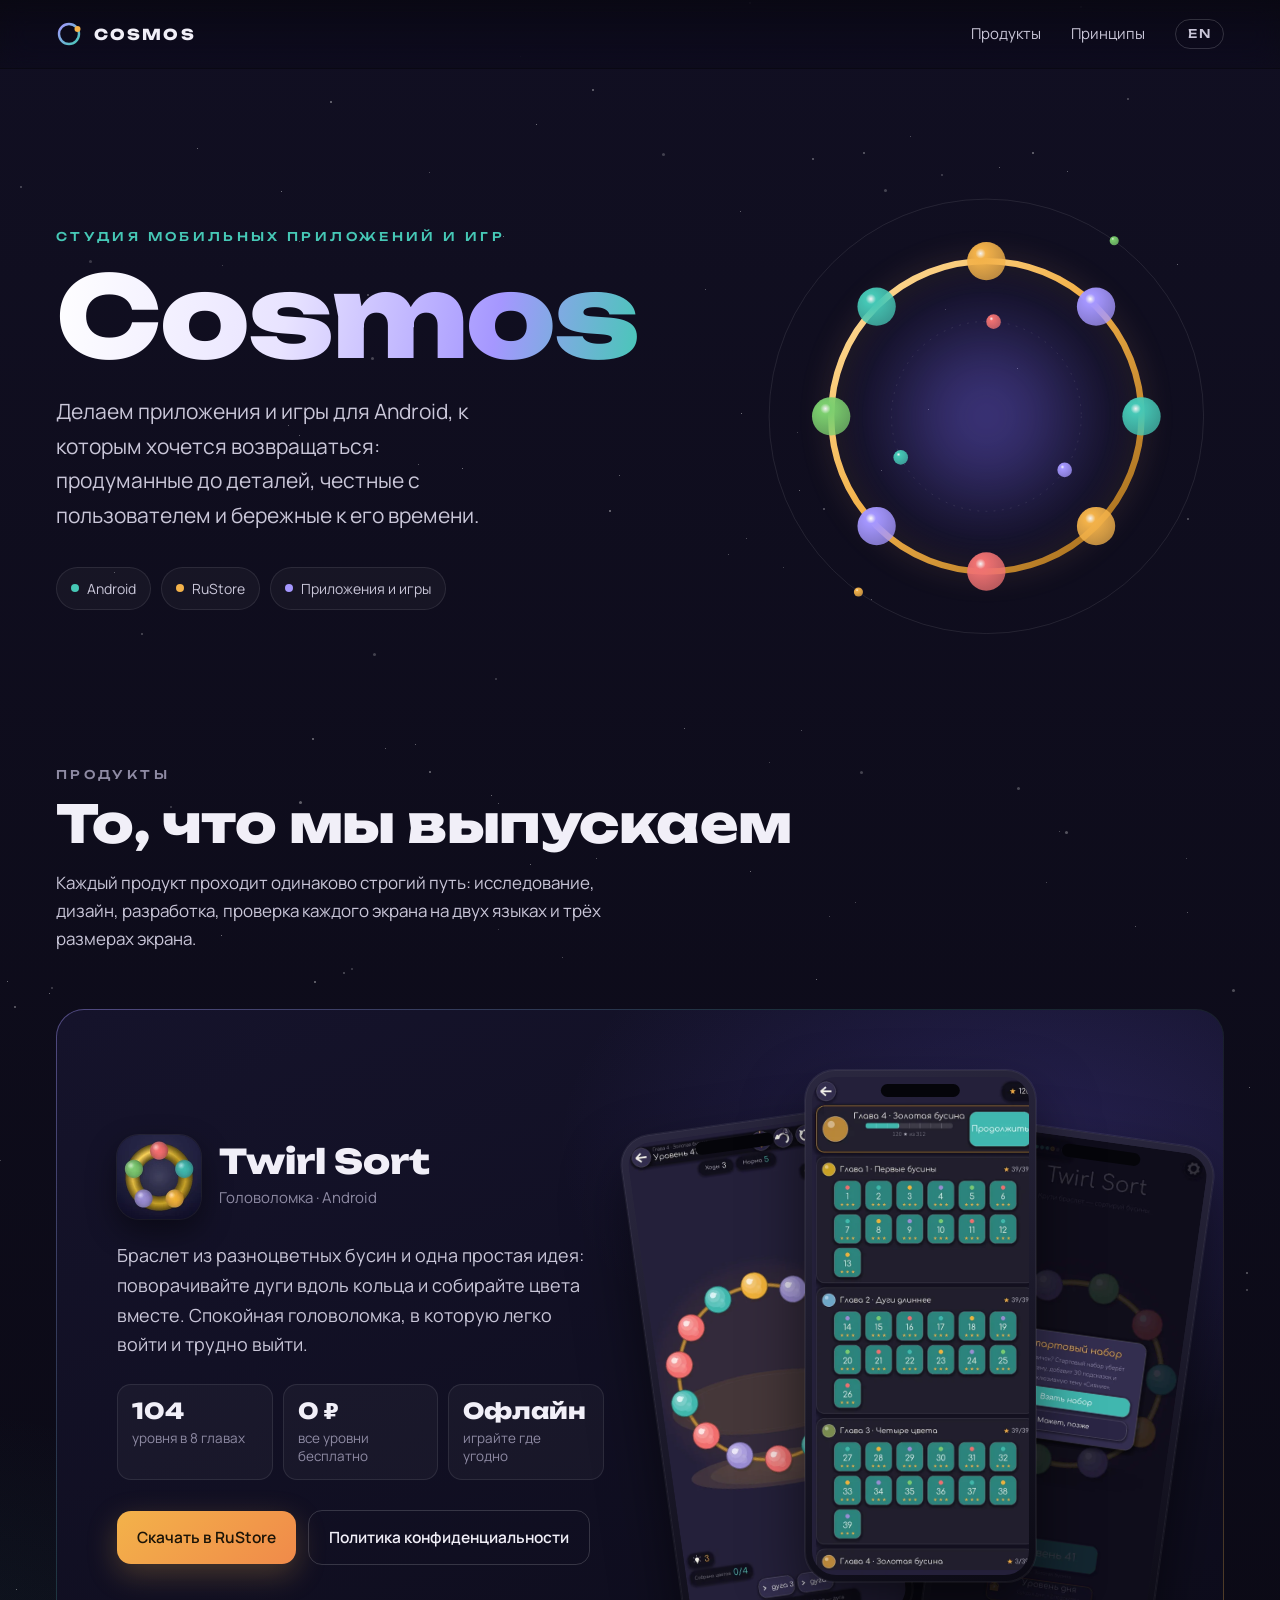
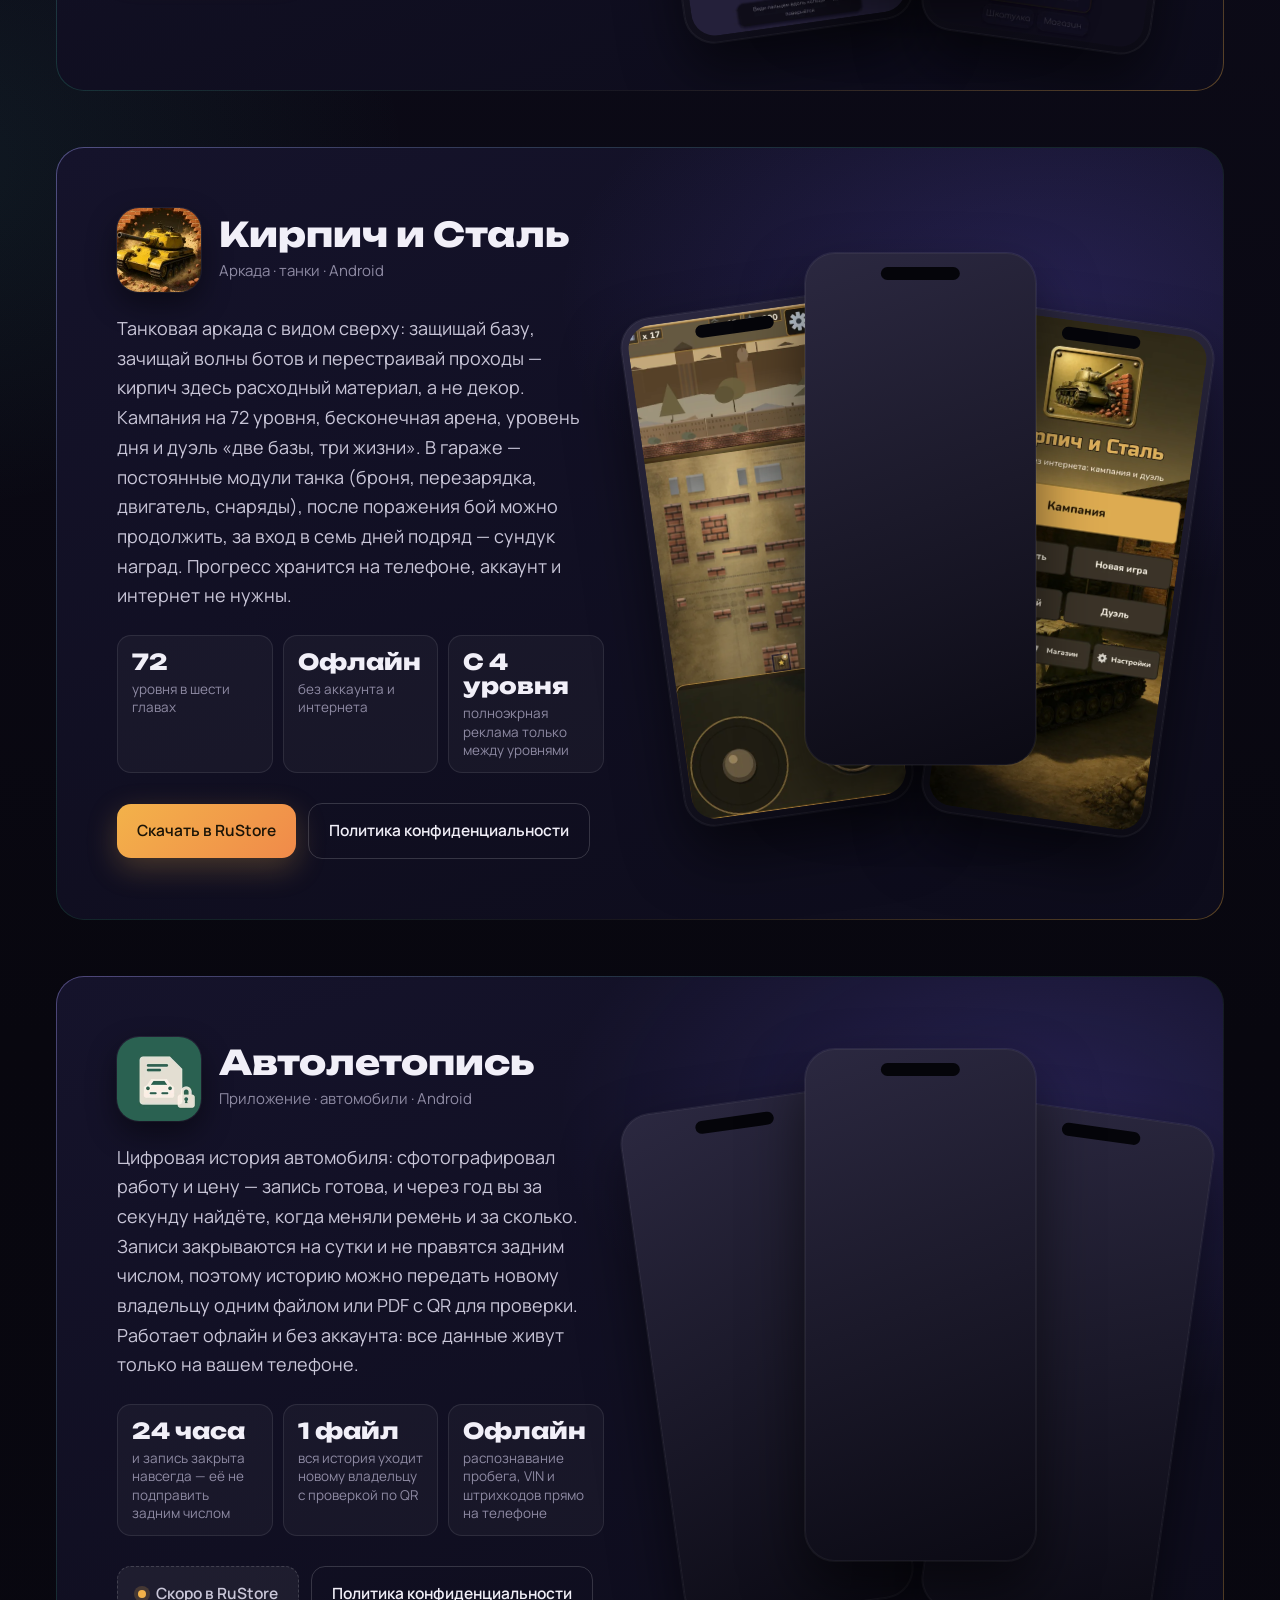
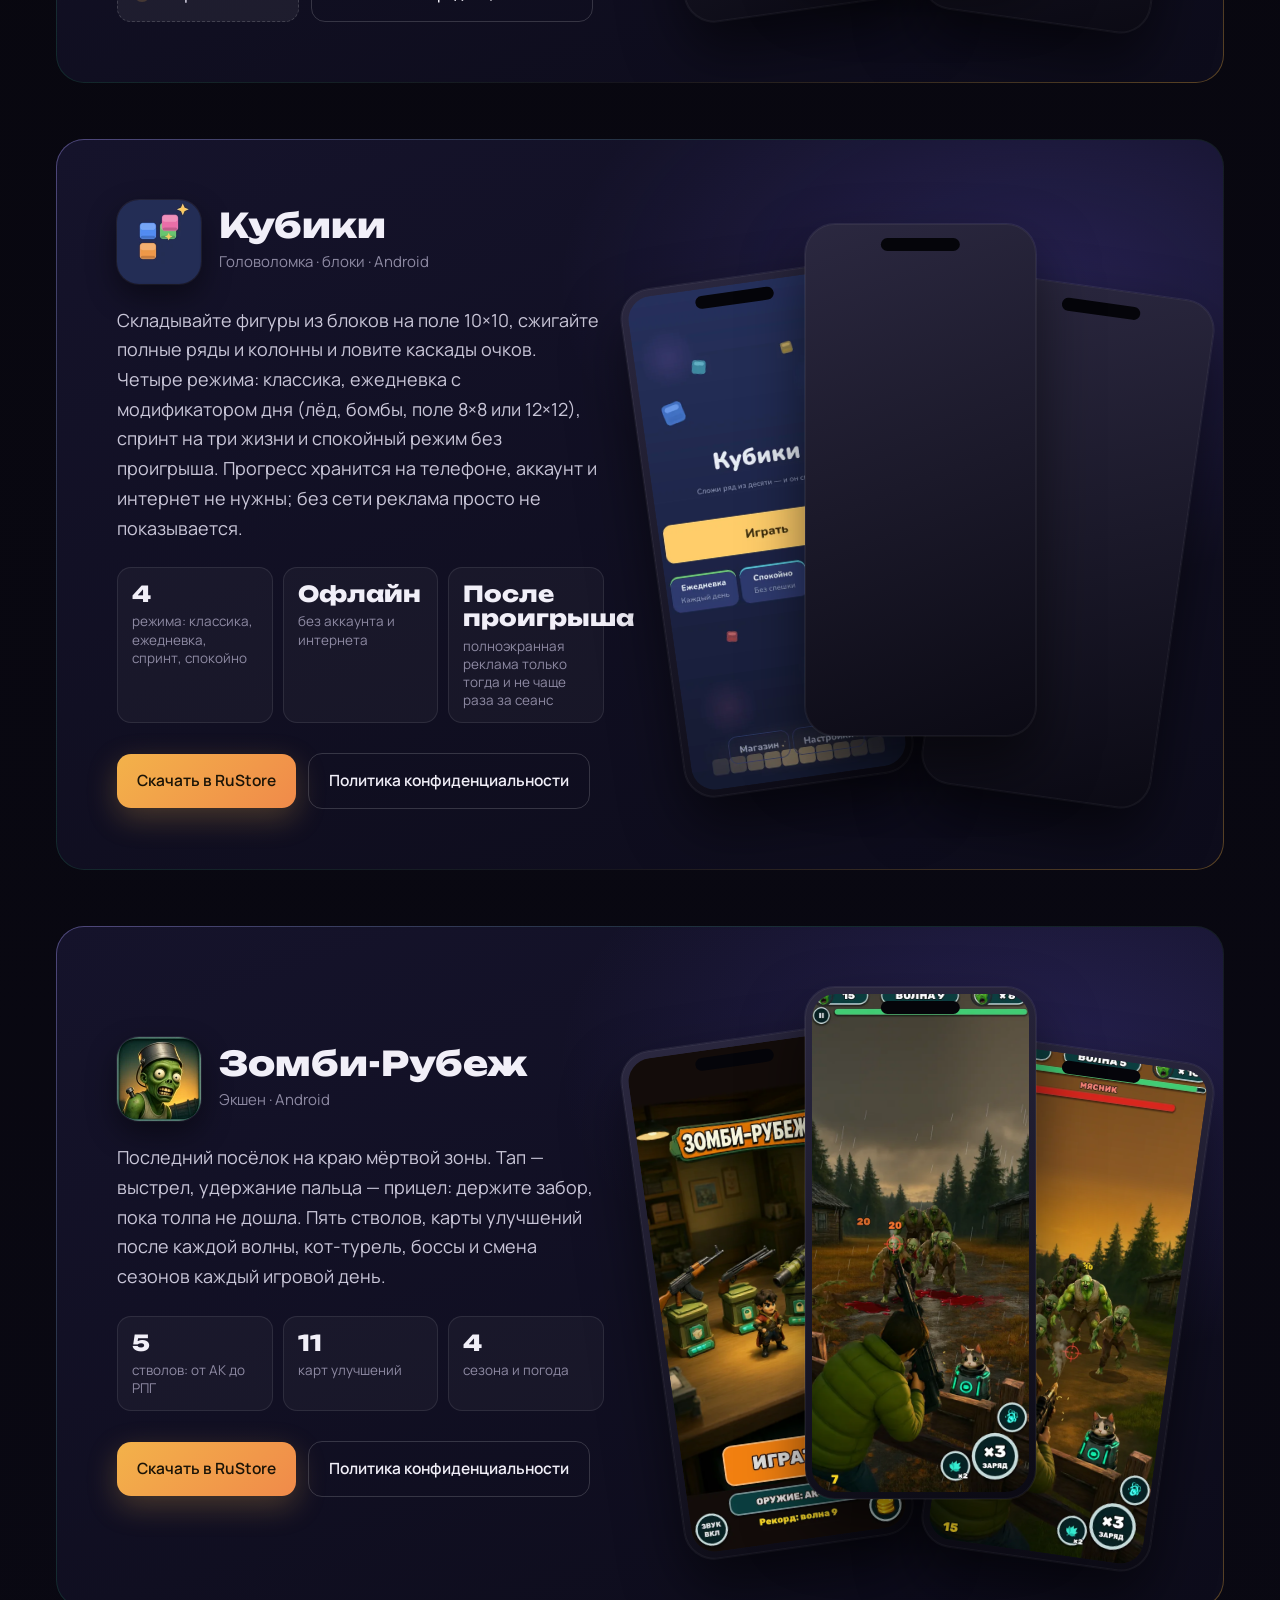
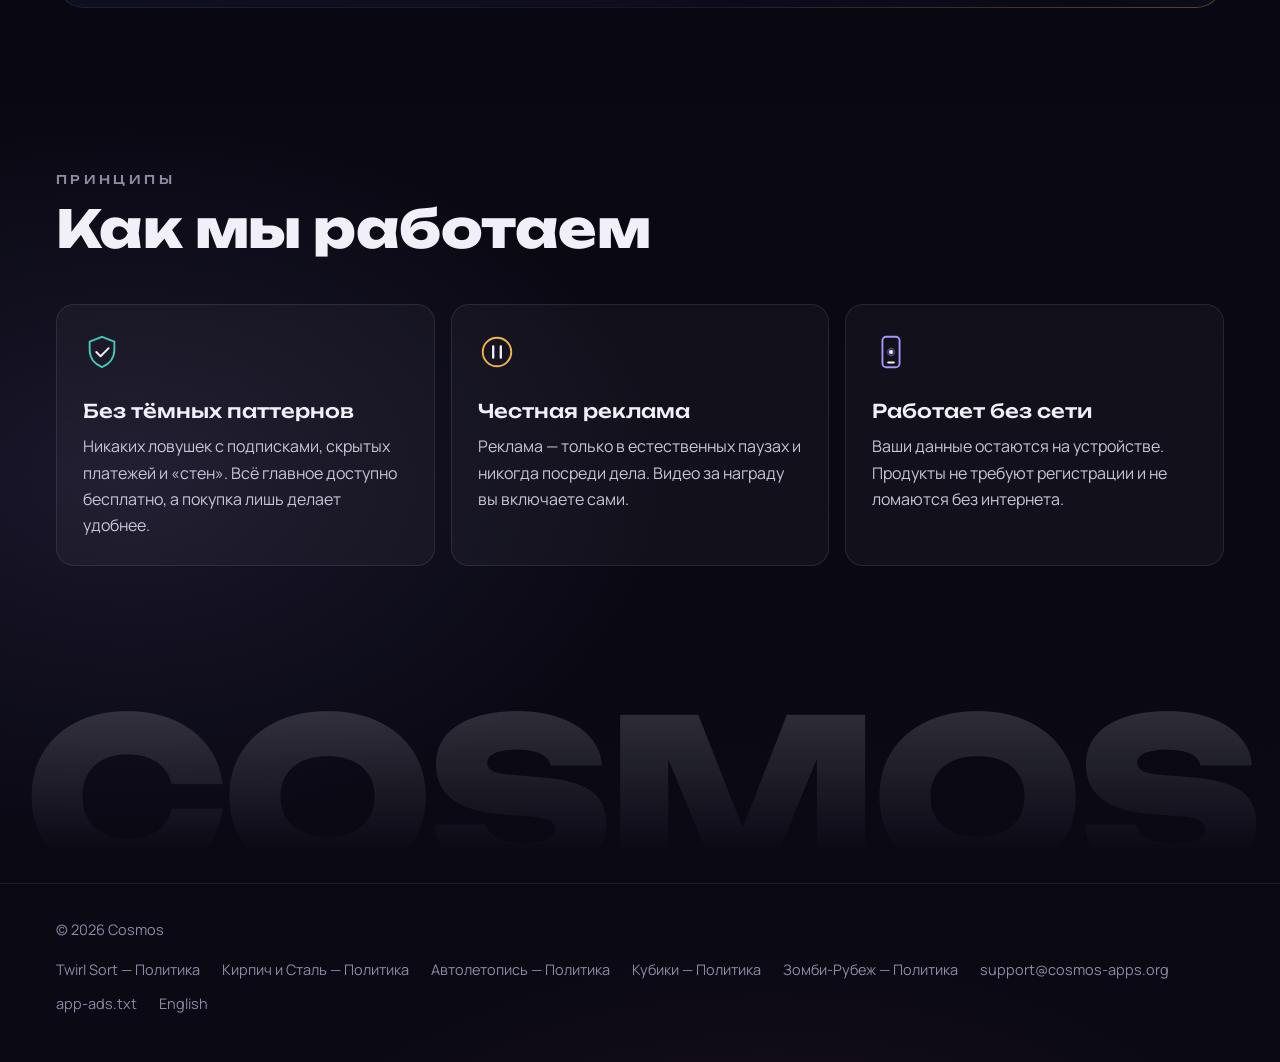
<file: index.html>
<!doctype html>
<html lang="ru">
<head>
<meta charset="utf-8">
<meta name="viewport" content="width=device-width, initial-scale=1">
<title>Cosmos — студия мобильных приложений и игр</title>
<meta name="description" content="Cosmos делает аккуратные приложения и игры для Android: честная монетизация, работа без интернета, внимание к деталям.">
<meta name="theme-color" content="#08070f">
<meta property="og:title" content="Cosmos — студия мобильных приложений и игр">
<meta property="og:description" content="Cosmos делает аккуратные приложения и игры для Android: честная монетизация, работа без интернета, внимание к деталям.">
<meta property="og:type" content="website">
<link rel="alternate" hreflang="en" href="https://cosmos-apps.org/en/">
<link rel="icon" href="/assets/favicon.svg" type="image/svg+xml">
<link rel="preload" href="/assets/fonts/unbounded-cyrillic-800-normal.woff2" as="font" type="font/woff2" crossorigin>
<link rel="stylesheet" href="/assets/site.css">
</head>
<body>
<a class="skip" href="#main">К содержимому</a>
<div class="sky" aria-hidden="true"><i class="s1" style="box-shadow:1326px 308px rgba(255,255,255,0.70), 197px 148px rgba(255,255,255,0.91), 385px 748px rgba(255,255,255,0.79), 2078px 439px rgba(255,255,255,0.52), 1776px 856px rgba(255,255,255,0.53), 371px 1128px rgba(255,255,255,0.71), 2316px 253px rgba(255,255,255,0.97), 2387px 126px rgba(255,255,255,0.79), 1624px 101px rgba(255,255,255,0.99), 190px 1140px rgba(255,255,255,0.93), 1186px 858px rgba(255,255,255,0.57), 482px 1169px rgba(255,255,255,0.65), 740px 211px rgba(255,255,255,0.79), 769px 762px rgba(255,255,255,0.55), 257px 1155px rgba(255,255,255,0.53), 843px 1016px rgba(255,255,255,0.84), 1751px 1591px rgba(255,255,255,0.66), 2398px 928px rgba(255,255,255,0.68), 1017px 368px rgba(255,255,255,0.85), 999px 167px rgba(255,255,255,0.79), 2151px 1013px rgba(255,255,255,0.94), 1838px 589px rgba(255,255,255,0.80), 299px 241px rgba(255,255,255,0.76), 675px 1550px rgba(255,255,255,0.67), 2002px 863px rgba(255,255,255,0.52), 317px 1565px rgba(255,255,255,0.78), 1285px 696px rgba(255,255,255,0.85), 2034px 1187px rgba(255,255,255,0.90), 281px 191px rgba(255,255,255,0.97), 1941px 1427px rgba(255,255,255,0.83), 248px 1497px rgba(255,255,255,0.85), 2367px 1395px rgba(255,255,255,0.91), 1165px 1467px rgba(255,255,255,0.69), 1421px 46px rgba(255,255,255,0.97), 1455px 344px rgba(255,255,255,0.81), 2022px 120px rgba(255,255,255,0.61), 1177px 264px rgba(255,255,255,0.87), 1629px 800px rgba(255,255,255,0.96), 2033px 165px rgba(255,255,255,0.58), 1645px 1125px rgba(255,255,255,0.64), 560px 881px rgba(255,255,255,0.93), 1140px 1446px rgba(255,255,255,0.71), 1469px 1398px rgba(255,255,255,0.94), 945px 309px rgba(255,255,255,0.54), 619px 475px rgba(255,255,255,0.83), 49px 993px rgba(255,255,255,0.92), 746px 538px rgba(255,255,255,0.64), 596px 858px rgba(255,255,255,0.77), 2319px 652px rgba(255,255,255,0.98), 2111px 1264px rgba(255,255,255,0.83), 221px 935px rgba(255,255,255,0.95), 2290px 803px rgba(255,255,255,0.70), 1614px 212px rgba(255,255,255,0.74), 1640px 127px rgba(255,255,255,0.60), 855px 902px rgba(255,255,255,0.58), 1392px 1230px rgba(255,255,255,0.53), 0px 1160px rgba(255,255,255,0.58), 415px 744px rgba(255,255,255,0.81), 288px 425px rgba(255,255,255,0.81), 608px 1299px rgba(255,255,255,0.63), 1422px 1233px rgba(255,255,255,0.68), 503px 236px rgba(255,255,255,0.92), 1908px 983px rgba(255,255,255,0.74), 351px 295px rgba(255,255,255,0.55), 1403px 1516px rgba(255,255,255,0.63), 661px 1057px rgba(255,255,255,0.51), 2163px 740px rgba(255,255,255,0.57), 2224px 55px rgba(255,255,255,0.88), 1220px 1316px rgba(255,255,255,0.93), 1069px 1061px rgba(255,255,255,0.68), 684px 728px rgba(255,255,255,0.89), 2181px 1109px rgba(255,255,255,0.89), 1350px 1303px rgba(255,255,255,0.61), 799px 490px rgba(255,255,255,0.91), 928px 409px rgba(255,255,255,0.76), 1456px 1497px rgba(255,255,255,0.51), 114px 572px rgba(255,255,255,0.74), 793px 1418px rgba(255,255,255,0.80), 1410px 915px rgba(255,255,255,0.90), 1431px 746px rgba(255,255,255,0.54), 418px 464px rgba(255,255,255,0.74), 1383px 418px rgba(255,255,255,0.74), 7px 981px rgba(255,255,255,0.95), 1409px 1317px rgba(255,255,255,0.54), 491px 795px rgba(255,255,255,0.89), 816px 979px rgba(255,255,255,0.94), 1777px 1302px rgba(255,255,255,0.67), 1621px 948px rgba(255,255,255,0.70), 347px 1484px rgba(255,255,255,0.58), 520px 56px rgba(255,255,255,0.58), 1906px 1343px rgba(255,255,255,0.57), 1942px 1346px rgba(255,255,255,0.97), 638px 1123px rgba(255,255,255,0.77), 87px 29px rgba(255,255,255,0.90), 420px 1078px rgba(255,255,255,0.87), 570px 888px rgba(255,255,255,0.99), 797px 432px rgba(255,255,255,0.51), 871px 599px rgba(255,255,255,0.75), 1335px 531px rgba(255,255,255,0.77), 536px 124px rgba(255,255,255,0.96), 1449px 938px rgba(255,255,255,0.83), 2116px 861px rgba(255,255,255,0.91), 2054px 267px rgba(255,255,255,0.77), 2144px 1045px rgba(255,255,255,0.51), 1802px 1590px rgba(255,255,255,0.59), 16px 1589px rgba(255,255,255,0.90), 705px 289px rgba(255,255,255,0.74), 492px 1139px rgba(255,255,255,0.53), 2123px 1086px rgba(255,255,255,0.78), 434px 1147px rgba(255,255,255,0.53), 783px 567px rgba(255,255,255,0.52), 400px 1039px rgba(255,255,255,0.73), 114px 1556px rgba(255,255,255,0.95), 259px 907px rgba(255,255,255,0.66), 2070px 1241px rgba(255,255,255,0.76), 1135px 926px rgba(255,255,255,0.75), 1958px 1039px rgba(255,255,255,0.97), 2143px 531px rgba(255,255,255,0.96), 829px 916px rgba(255,255,255,0.57), 498px 803px rgba(255,255,255,0.72), 297px 1374px rgba(255,255,255,0.62), 299px 435px rgba(255,255,255,0.83), 501px 1591px rgba(255,255,255,0.58), 1499px 292px rgba(255,255,255,0.63), 562px 957px rgba(255,255,255,0.61), 385px 815px rgba(255,255,255,0.94), 666px 1367px rgba(255,255,255,0.92), 661px 1446px rgba(255,255,255,0.72), 2111px 827px rgba(255,255,255,0.67), 801px 730px rgba(255,255,255,0.66), 1498px 39px rgba(255,255,255,0.67), 1878px 902px rgba(255,255,255,0.85), 1574px 678px rgba(255,255,255,0.76), 1210px 1049px rgba(255,255,255,0.98), 462px 468px rgba(255,255,255,0.99), 429px 172px rgba(255,255,255,0.63), 162px 1595px rgba(255,255,255,0.59), 530px 864px rgba(255,255,255,0.92), 1059px 831px rgba(255,255,255,0.57), 2108px 1168px rgba(255,255,255,0.75), 1339px 183px rgba(255,255,255,0.64), 750px 871px rgba(255,255,255,0.95), 1101px 34px rgba(255,255,255,0.82), 1067px 171px rgba(255,255,255,0.80), 910px 136px rgba(255,255,255,0.63), 498px 929px rgba(255,255,255,0.51), 2265px 855px rgba(255,255,255,0.96), 1097px 1273px rgba(255,255,255,0.56), 2158px 1453px rgba(255,255,255,0.62), 448px 330px rgba(255,255,255,0.63), 741px 413px rgba(255,255,255,0.97), 1249px 1087px rgba(255,255,255,0.88), 1187px 912px rgba(255,255,255,0.75), 728px 554px rgba(255,255,255,0.67), 74px 512px rgba(255,255,255,0.52), 75px 1501px rgba(255,255,255,0.75), 776px 1053px rgba(255,255,255,0.74), 1831px 217px rgba(255,255,255,0.83), 1770px 1344px rgba(255,255,255,0.75), 1610px 1037px rgba(255,255,255,0.65), 881px 470px rgba(255,255,255,0.67), 572px 828px rgba(255,255,255,0.99), 222px 265px rgba(255,255,255,0.51), 1046px 882px rgba(255,255,255,0.58), 346px 1362px rgba(255,255,255,0.92), 2072px 1373px rgba(255,255,255,0.99), 992px 1418px rgba(255,255,255,0.65), 1881px 379px rgba(255,255,255,0.58), 1826px 7px rgba(255,255,255,0.63), 1347px 1120px rgba(255,255,255,0.66)"></i><i class="s2" style="box-shadow:141px 633px rgba(255,255,255,0.61), 749px 2px rgba(255,255,255,0.67), 343px 972px rgba(255,255,255,0.64), 823px 508px rgba(255,255,255,0.75), 20px 186px rgba(255,255,255,0.63), 367px 294px rgba(255,255,255,0.70), 170px 806px rgba(255,255,255,0.51), 1246px 1289px rgba(255,255,255,0.62), 2398px 1083px rgba(255,255,255,0.93), 635px 1346px rgba(255,255,255,0.95), 1595px 1565px rgba(255,255,255,0.66), 2024px 306px rgba(255,255,255,0.64), 592px 89px rgba(255,255,255,0.91), 2101px 1284px rgba(255,255,255,0.71), 2070px 285px rgba(255,255,255,0.95), 2065px 1164px rgba(255,255,255,0.92), 65px 1405px rgba(255,255,255,0.79), 941px 174px rgba(255,255,255,0.52), 545px 1304px rgba(255,255,255,0.68), 429px 771px rgba(255,255,255,0.92), 2287px 103px rgba(255,255,255,0.81), 2176px 1394px rgba(255,255,255,0.62), 1080px 6px rgba(255,255,255,0.73), 287px 1532px rgba(255,255,255,0.97), 2192px 188px rgba(255,255,255,0.83), 270px 1527px rgba(255,255,255,0.87), 1032px 152px rgba(255,255,255,0.92), 961px 1493px rgba(255,255,255,0.88), 945px 1515px rgba(255,255,255,0.82), 1885px 1011px rgba(255,255,255,0.92), 314px 981px rgba(255,255,255,0.96), 1176px 1570px rgba(255,255,255,0.52), 812px 158px rgba(255,255,255,0.80), 1358px 520px rgba(255,255,255,0.83), 1246px 1272px rgba(255,255,255,0.78), 51px 987px rgba(255,255,255,0.53), 1100px 1376px rgba(255,255,255,0.55), 891px 1383px rgba(255,255,255,0.74), 2115px 584px rgba(255,255,255,0.73), 1910px 1571px rgba(255,255,255,0.56), 2249px 408px rgba(255,255,255,0.66), 351px 968px rgba(255,255,255,0.51), 1879px 156px rgba(255,255,255,0.91), 1840px 550px rgba(255,255,255,0.69), 863px 152px rgba(255,255,255,0.79), 580px 1530px rgba(255,255,255,0.76), 1472px 271px rgba(255,255,255,0.80), 2083px 572px rgba(255,255,255,0.94), 1495px 473px rgba(255,255,255,0.75), 1991px 807px rgba(255,255,255,0.51), 14px 1006px rgba(255,255,255,0.84), 1660px 618px rgba(255,255,255,0.86), 1704px 704px rgba(255,255,255,0.69), 495px 678px rgba(255,255,255,0.50), 1385px 815px rgba(255,255,255,0.56), 801px 1460px rgba(255,255,255,0.51), 1187px 518px rgba(255,255,255,0.69), 1609px 799px rgba(255,255,255,1.00), 312px 738px rgba(255,255,255,0.96), 1127px 98px rgba(255,255,255,0.64), 211px 1355px rgba(255,255,255,0.64), 609px 510px rgba(255,255,255,0.99), 1786px 1046px rgba(255,255,255,0.66), 1529px 876px rgba(255,255,255,0.94), 1638px 1134px rgba(255,255,255,0.77), 330px 101px rgba(255,255,255,0.97), 1682px 923px rgba(255,255,255,0.81), 567px 1319px rgba(255,255,255,0.93), 1988px 100px rgba(255,255,255,0.96), 2253px 260px rgba(255,255,255,0.59)"></i><i class="s3" style="box-shadow:1699px 703px rgba(255,255,255,0.64), 1047px 1513px rgba(255,255,255,0.87), 1065px 831px rgba(255,255,255,0.83), 1232px 989px rgba(255,255,255,0.78), 1615px 245px rgba(255,255,255,0.58), 662px 153px rgba(255,255,255,0.60), 2036px 1127px rgba(255,255,255,0.61), 1363px 1554px rgba(255,255,255,0.72), 571px 1121px rgba(255,255,255,0.60), 371px 357px rgba(255,255,255,0.67), 373px 653px rgba(255,255,255,0.62), 1058px 1166px rgba(255,255,255,0.60), 82px 1535px rgba(255,255,255,0.94), 1568px 847px rgba(255,255,255,0.87), 860px 771px rgba(255,255,255,0.64), 254px 1020px rgba(255,255,255,0.64), 1475px 257px rgba(255,255,255,0.84), 2167px 1289px rgba(255,255,255,0.90), 884px 189px rgba(255,255,255,0.64), 1017px 787px rgba(255,255,255,0.70), 1826px 884px rgba(255,255,255,0.98), 89px 260px rgba(255,255,255,0.52), 1938px 1202px rgba(255,255,255,0.74), 299px 801px rgba(255,255,255,0.97)"></i></div>
<header class="top"><div class="wrap">
  <a class="brand" href="/"><svg viewBox="0 0 26 26" aria-hidden="true"><circle cx="13" cy="13" r="10" fill="none" stroke="url(#lg)" stroke-width="2.4"/><circle cx="21.5" cy="8" r="3" fill="#f3b24a"/><defs><linearGradient id="lg" x1="0" y1="0" x2="1" y2="1"><stop offset="0" stop-color="#a597ff"/><stop offset="1" stop-color="#46c8b6"/></linearGradient></defs></svg>COSMOS</a>
  <nav class="nav" aria-label="Основная навигация">
    <a href="/#products">Продукты</a>
    <a class="hide-sm" href="/#principles">Принципы</a>
    <a class="lang" href="/en/" hreflang="en" lang="en">EN</a>
  </nav>
</div></header>
<main id="main">
<section class="hero"><div class="wrap">
  <div>
    <p class="eyebrow">Студия мобильных приложений и игр</p>
    <h1><span class="glow">Cosmos</span></h1>
    <p class="lede">Делаем приложения и игры для Android, к которым хочется возвращаться: продуманные до деталей, честные с пользователем и бережные к его времени.</p>
    <div class="meta"><span class="chip"><b style="background:#46c8b6"></b>Android</span><span class="chip"><b style="background:#f3b24a"></b>RuStore</span><span class="chip"><b style="background:#a597ff"></b>Приложения и игры</span></div>
  </div>
  <div class="orbit" aria-hidden="true"><svg viewBox="0 0 520 520"><defs><linearGradient id="gold" x1="0" y1="0" x2="1" y2="1"><stop offset="0" stop-color="#ffe2a6"/><stop offset=".45" stop-color="#f3b24a"/><stop offset="1" stop-color="#9b6416"/></linearGradient><radialGradient id="core"><stop offset="0" stop-color="#7d6cff"/><stop offset="1" stop-color="#7d6cff" stop-opacity="0"/></radialGradient><radialGradient id="b-teal" cx=".35" cy=".3" r=".75"><stop offset="0" stop-color="#fff" stop-opacity=".95"/><stop offset=".18" stop-color="#46c8b6"/><stop offset="1" stop-color="#46c8b6" stop-opacity=".75"/></radialGradient><radialGradient id="b-amber" cx=".35" cy=".3" r=".75"><stop offset="0" stop-color="#fff" stop-opacity=".95"/><stop offset=".18" stop-color="#f3b24a"/><stop offset="1" stop-color="#f3b24a" stop-opacity=".75"/></radialGradient><radialGradient id="b-coral" cx=".35" cy=".3" r=".75"><stop offset="0" stop-color="#fff" stop-opacity=".95"/><stop offset=".18" stop-color="#f07272"/><stop offset="1" stop-color="#f07272" stop-opacity=".75"/></radialGradient><radialGradient id="b-violet" cx=".35" cy=".3" r=".75"><stop offset="0" stop-color="#fff" stop-opacity=".95"/><stop offset=".18" stop-color="#a597ff"/><stop offset="1" stop-color="#a597ff" stop-opacity=".75"/></radialGradient><radialGradient id="b-green" cx=".35" cy=".3" r=".75"><stop offset="0" stop-color="#fff" stop-opacity=".95"/><stop offset=".18" stop-color="#7ccf6f"/><stop offset="1" stop-color="#7ccf6f" stop-opacity=".75"/></radialGradient></defs><circle class="core" cx="260" cy="260" r="150" fill="url(#core)"/><g class="spin slow"><circle class="ring" cx="260" cy="260" r="238"/><circle cx="119.9" cy="452.4" r="5" fill="url(#b-amber)"/><circle cx="400.1" cy="67.6" r="5" fill="url(#b-green)"/></g><g class="spin"><circle class="ring gold" cx="260" cy="260" r="170"/><circle cx="430.0" cy="260.0" r="21" fill="url(#b-teal)"/><circle cx="380.2" cy="380.2" r="21" fill="url(#b-amber)"/><circle cx="260.0" cy="430.0" r="21" fill="url(#b-coral)"/><circle cx="139.8" cy="380.2" r="21" fill="url(#b-violet)"/><circle cx="90.0" cy="260.0" r="21" fill="url(#b-green)"/><circle cx="139.8" cy="139.8" r="21" fill="url(#b-teal)"/><circle cx="260.0" cy="90.0" r="21" fill="url(#b-amber)"/><circle cx="380.2" cy="139.8" r="21" fill="url(#b-violet)"/></g><g class="spin rev"><circle class="ring" cx="260" cy="260" r="104" stroke-dasharray="2 7"/><circle cx="345.8" cy="318.7" r="8" fill="url(#b-violet)"/><circle cx="166.2" cy="305.0" r="8" fill="url(#b-teal)"/><circle cx="267.9" cy="156.3" r="8" fill="url(#b-coral)"/></g></svg></div>
</div></section>

<section id="products" aria-labelledby="products-h"><div class="wrap">
  <p class="kicker">Продукты</p>
  <h2 class="h2" id="products-h">То, что мы выпускаем</h2>
  <p class="sub">Каждый продукт проходит одинаково строгий путь: исследование, дизайн, разработка, проверка каждого экрана на двух языках и трёх размерах экрана.</p>
  <article class="product" aria-labelledby="twirl-sort-h"><div class="product-inner">
    <div>
      <div class="app-head">
        <img class="app-icon" src="/assets/img/twirl-sort/icon.webp" width="84" height="84" alt="">
        <div><h3 class="app-name" id="twirl-sort-h">Twirl Sort</h3><div class="app-cat">Головоломка · Android</div></div>
      </div>
      <p class="app-desc">Браслет из разноцветных бусин и одна простая идея: поворачивайте дуги вдоль кольца и собирайте цвета вместе. Спокойная головоломка, в которую легко войти и трудно выйти.</p>
      <ul class="facts"><li><strong>104</strong><span>уровня в 8 главах</span></li><li><strong>0 ₽</strong><span>все уровни бесплатно</span></li><li><strong>Офлайн</strong><span>играйте где угодно</span></li></ul>
      <div class="actions">
        <a class="btn btn-get" href="https://www.rustore.ru/catalog/app/com.cosmos.twirlsort" rel="noopener">Скачать в RuStore</a>
        <a class="btn btn-ghost" href="/twirl-sort/privacy/">Политика конфиденциальности</a>
      </div>
    </div>
    <div class="phones"><figure class="phone p1" style="margin:0"><img src="/assets/img/twirl-sort/shot1.webp" alt="Главное меню Twirl Sort" width="540" height="1200" loading="lazy" decoding="async"></figure><figure class="phone p2" style="margin:0"><img src="/assets/img/twirl-sort/shot2.webp" alt="Игровой экран: браслет из бусин" width="540" height="1200" loading="lazy" decoding="async"></figure><figure class="phone p3" style="margin:0"><img src="/assets/img/twirl-sort/shot3.webp" alt="Окно победы с тремя звёздами" width="540" height="1200" loading="lazy" decoding="async"></figure></div>
  </div></article>
  <article class="product" aria-labelledby="steelfront-h"><div class="product-inner">
    <div>
      <div class="app-head">
        <img class="app-icon" src="/assets/img/steelfront/icon.webp" width="84" height="84" alt="">
        <div><h3 class="app-name" id="steelfront-h">Кирпич и Сталь</h3><div class="app-cat">Аркада · танки · Android</div></div>
      </div>
      <p class="app-desc">Танковая аркада с видом сверху: защищай базу, зачищай волны ботов и перестраивай проходы — кирпич здесь расходный материал, а не декор. Кампания на 72 уровня, бесконечная арена, уровень дня и дуэль «две базы, три жизни». В гараже — постоянные модули танка (броня, перезарядка, двигатель, снаряды), после поражения бой можно продолжить, за вход в семь дней подряд — сундук наград. Прогресс хранится на телефоне, аккаунт и интернет не нужны.</p>
      <ul class="facts"><li><strong>72</strong><span>уровня в шести главах</span></li><li><strong>Офлайн</strong><span>без аккаунта и интернета</span></li><li><strong>С 4 уровня</strong><span>полноэкрная реклама только между уровнями</span></li></ul>
      <div class="actions">
        <a class="btn btn-get" href="https://www.rustore.ru/catalog/app/com.cosmos.steelfront" rel="noopener">Скачать в RuStore</a>
        <a class="btn btn-ghost" href="/steelfront/privacy/">Политика конфиденциальности</a>
      </div>
    </div>
    <div class="phones"><figure class="phone p1" style="margin:0"><img src="/assets/img/steelfront/shot1.webp" alt="Поле боя: стена, бот и панель с жизнями" width="540" height="1200" loading="lazy" decoding="async"></figure><figure class="phone p2" style="margin:0"><img src="/assets/img/steelfront/shot2.webp" alt="Карта уровней главы с звёздами" width="540" height="1200" loading="lazy" decoding="async"></figure><figure class="phone p3" style="margin:0"><img src="/assets/img/steelfront/shot3.webp" alt="Быстрый бой: бесконечные волны и рекорд" width="540" height="1200" loading="lazy" decoding="async"></figure></div>
  </div></article>
  <article class="product" aria-labelledby="autochronika-h"><div class="product-inner">
    <div>
      <div class="app-head">
        <img class="app-icon" src="/assets/img/autochronika/icon.webp" width="84" height="84" alt="">
        <div><h3 class="app-name" id="autochronika-h">Автолетопись</h3><div class="app-cat">Приложение · автомобили · Android</div></div>
      </div>
      <p class="app-desc">Цифровая история автомобиля: сфотографировал работу и цену — запись готова, и через год вы за секунду найдёте, когда меняли ремень и за сколько. Записи закрываются на сутки и не правятся задним числом, поэтому историю можно передать новому владельцу одним файлом или PDF с QR для проверки. Работает офлайн и без аккаунта: все данные живут только на вашем телефоне.</p>
      <ul class="facts"><li><strong>24 часа</strong><span>и запись закрыта навсегда — её не подправить задним числом</span></li><li><strong>1 файл</strong><span>вся история уходит новому владельцу с проверкой по QR</span></li><li><strong>Офлайн</strong><span>распознавание пробега, VIN и штрихкодов прямо на телефоне</span></li></ul>
      <div class="actions">
        <span class="btn btn-soon" aria-disabled="true"><span class="dot"></span>Скоро в RuStore</span>
        <a class="btn btn-ghost" href="/autochronika/privacy/">Политика конфиденциальности</a>
      </div>
    </div>
    <div class="phones"><figure class="phone p1" style="margin:0"><img src="/assets/img/autochronika/shot1.webp" alt="Гараж: карточка машины с фото, пробегом и расходами" width="540" height="1200" loading="lazy" decoding="async"></figure><figure class="phone p2" style="margin:0"><img src="/assets/img/autochronika/shot2.webp" alt="Новая запись: крупные значки работ — от масла до штрафов" width="540" height="1200" loading="lazy" decoding="async"></figure><figure class="phone p3" style="margin:0"><img src="/assets/img/autochronika/shot3.webp" alt="Профиль машины: осмотр, QR-проверка, передача истории, PDF" width="540" height="1200" loading="lazy" decoding="async"></figure></div>
  </div></article>
  <article class="product" aria-labelledby="cubix-h"><div class="product-inner">
    <div>
      <div class="app-head">
        <img class="app-icon" src="/assets/img/cubix/icon.webp" width="84" height="84" alt="">
        <div><h3 class="app-name" id="cubix-h">Кубики</h3><div class="app-cat">Головоломка · блоки · Android</div></div>
      </div>
      <p class="app-desc">Складывайте фигуры из блоков на поле 10×10, сжигайте полные ряды и колонны и ловите каскады очков. Четыре режима: классика, ежедневка с модификатором дня (лёд, бомбы, поле 8×8 или 12×12), спринт на три жизни и спокойный режим без проигрыша. Прогресс хранится на телефоне, аккаунт и интернет не нужны; без сети реклама просто не показывается.</p>
      <ul class="facts"><li><strong>4</strong><span>режима: классика, ежедневка, спринт, спокойно</span></li><li><strong>Офлайн</strong><span>без аккаунта и интернета</span></li><li><strong>После проигрыша</strong><span>полноэкранная реклама только тогда и не чаще раза за сеанс</span></li></ul>
      <div class="actions">
        <a class="btn btn-get" href="https://www.rustore.ru/catalog/app/com.cosmos.cubix" rel="noopener">Скачать в RuStore</a>
        <a class="btn btn-ghost" href="/cubix/privacy/">Политика конфиденциальности</a>
      </div>
    </div>
    <div class="phones"><figure class="phone p1" style="margin:0"><img src="/assets/img/cubix/shot1.webp" alt="Главное меню «Кубики» с рекордами и монетами" width="540" height="1200" loading="lazy" decoding="async"></figure><figure class="phone p2" style="margin:0"><img src="/assets/img/cubix/shot2.webp" alt="Поле 10×10 с фигурами в лотке и очками" width="540" height="1200" loading="lazy" decoding="async"></figure><figure class="phone p3" style="margin:0"><img src="/assets/img/cubix/shot3.webp" alt="Карточка модификатора дня: лёд и бомбы" width="540" height="1200" loading="lazy" decoding="async"></figure></div>
  </div></article>
  <article class="product" aria-labelledby="zombie-rubezh-h"><div class="product-inner">
    <div>
      <div class="app-head">
        <img class="app-icon" src="/assets/img/zombie-rubezh/icon.webp" width="84" height="84" alt="">
        <div><h3 class="app-name" id="zombie-rubezh-h">Зомби-Рубеж</h3><div class="app-cat">Экшен · Android</div></div>
      </div>
      <p class="app-desc">Последний посёлок на краю мёртвой зоны. Тап — выстрел, удержание пальца — прицел: держите забор, пока толпа не дошла. Пять стволов, карты улучшений после каждой волны, кот-турель, боссы и смена сезонов каждый игровой день.</p>
      <ul class="facts"><li><strong>5</strong><span>стволов: от АК до РПГ</span></li><li><strong>11</strong><span>карт улучшений</span></li><li><strong>4</strong><span>сезона и погода</span></li></ul>
      <div class="actions">
        <a class="btn btn-get" href="https://www.rustore.ru/catalog/app/com.cosmos.zombierubezh" rel="noopener">Скачать в RuStore</a>
        <a class="btn btn-ghost" href="/zombie-rubezh/privacy/">Политика конфиденциальности</a>
      </div>
    </div>
    <div class="phones"><figure class="phone p1" style="margin:0"><img src="/assets/img/zombie-rubezh/shot1.webp" alt="Главное меню «Зомби-Рубеж»" width="540" height="1200" loading="lazy" decoding="async"></figure><figure class="phone p2" style="margin:0"><img src="/assets/img/zombie-rubezh/shot2.webp" alt="Бой: толпа у забора под дождём, волна 4" width="540" height="1200" loading="lazy" decoding="async"></figure><figure class="phone p3" style="margin:0"><img src="/assets/img/zombie-rubezh/shot3.webp" alt="Босс «Мясник»: волна 5" width="540" height="1200" loading="lazy" decoding="async"></figure></div>
  </div></article>
</div></section>

<section id="principles" aria-labelledby="principles-h"><div class="wrap">
  <p class="kicker">Принципы</p>
  <h2 class="h2" id="principles-h">Как мы работаем</h2>
  <div class="principles"><article class="principle"><svg viewBox="0 0 40 40" fill="none" aria-hidden="true"><path d="M20 4l13 5v9c0 8.5-5.6 15-13 18-7.4-3-13-9.5-13-18V9l13-5z" stroke="#46c8b6" stroke-width="2"/><path d="M14 20l4.5 4.5L27 16" stroke="#f1eff8" stroke-width="2" stroke-linecap="round" stroke-linejoin="round"/></svg><h3>Без тёмных паттернов</h3><p>Никаких ловушек с подписками, скрытых платежей и «стен». Всё главное доступно бесплатно, а покупка лишь делает удобнее.</p></article><article class="principle"><svg viewBox="0 0 40 40" fill="none" aria-hidden="true"><circle cx="20" cy="20" r="15" stroke="#f3b24a" stroke-width="2"/><path d="M16 14v12M24 14v12" stroke="#f1eff8" stroke-width="2.4" stroke-linecap="round"/></svg><h3>Честная реклама</h3><p>Реклама — только в естественных паузах и никогда посреди дела. Видео за награду вы включаете сами.</p></article><article class="principle"><svg viewBox="0 0 40 40" fill="none" aria-hidden="true"><rect x="11" y="4" width="18" height="32" rx="4" stroke="#a597ff" stroke-width="2"/><circle cx="20" cy="20" r="4.5" fill="#a597ff" opacity=".35"/><circle cx="20" cy="20" r="2" fill="#f1eff8"/><path d="M17 31h6" stroke="#f1eff8" stroke-width="2" stroke-linecap="round"/></svg><h3>Работает без сети</h3><p>Ваши данные остаются на устройстве. Продукты не требуют регистрации и не ломаются без интернета.</p></article></div>
</div></section>
</main>
<div class="outro" aria-hidden="true"><p class="word">COSMOS</p></div>
<footer class="foot"><div class="wrap">
  <span>© 2026 Cosmos</span>
  <nav aria-label="Документы">
    <a href="/twirl-sort/privacy/">Twirl Sort — Политика</a><a href="/steelfront/privacy/">Кирпич и Сталь — Политика</a><a href="/autochronika/privacy/">Автолетопись — Политика</a><a href="/cubix/privacy/">Кубики — Политика</a><a href="/zombie-rubezh/privacy/">Зомби-Рубеж — Политика</a>
    <a href="mailto:support@cosmos-apps.org">support@cosmos-apps.org</a>
    <a href="/app-ads.txt">app-ads.txt</a>
    <a href="/en/" hreflang="en">English</a>
  </nav>
</div></footer>
</body>
</html>
</file>
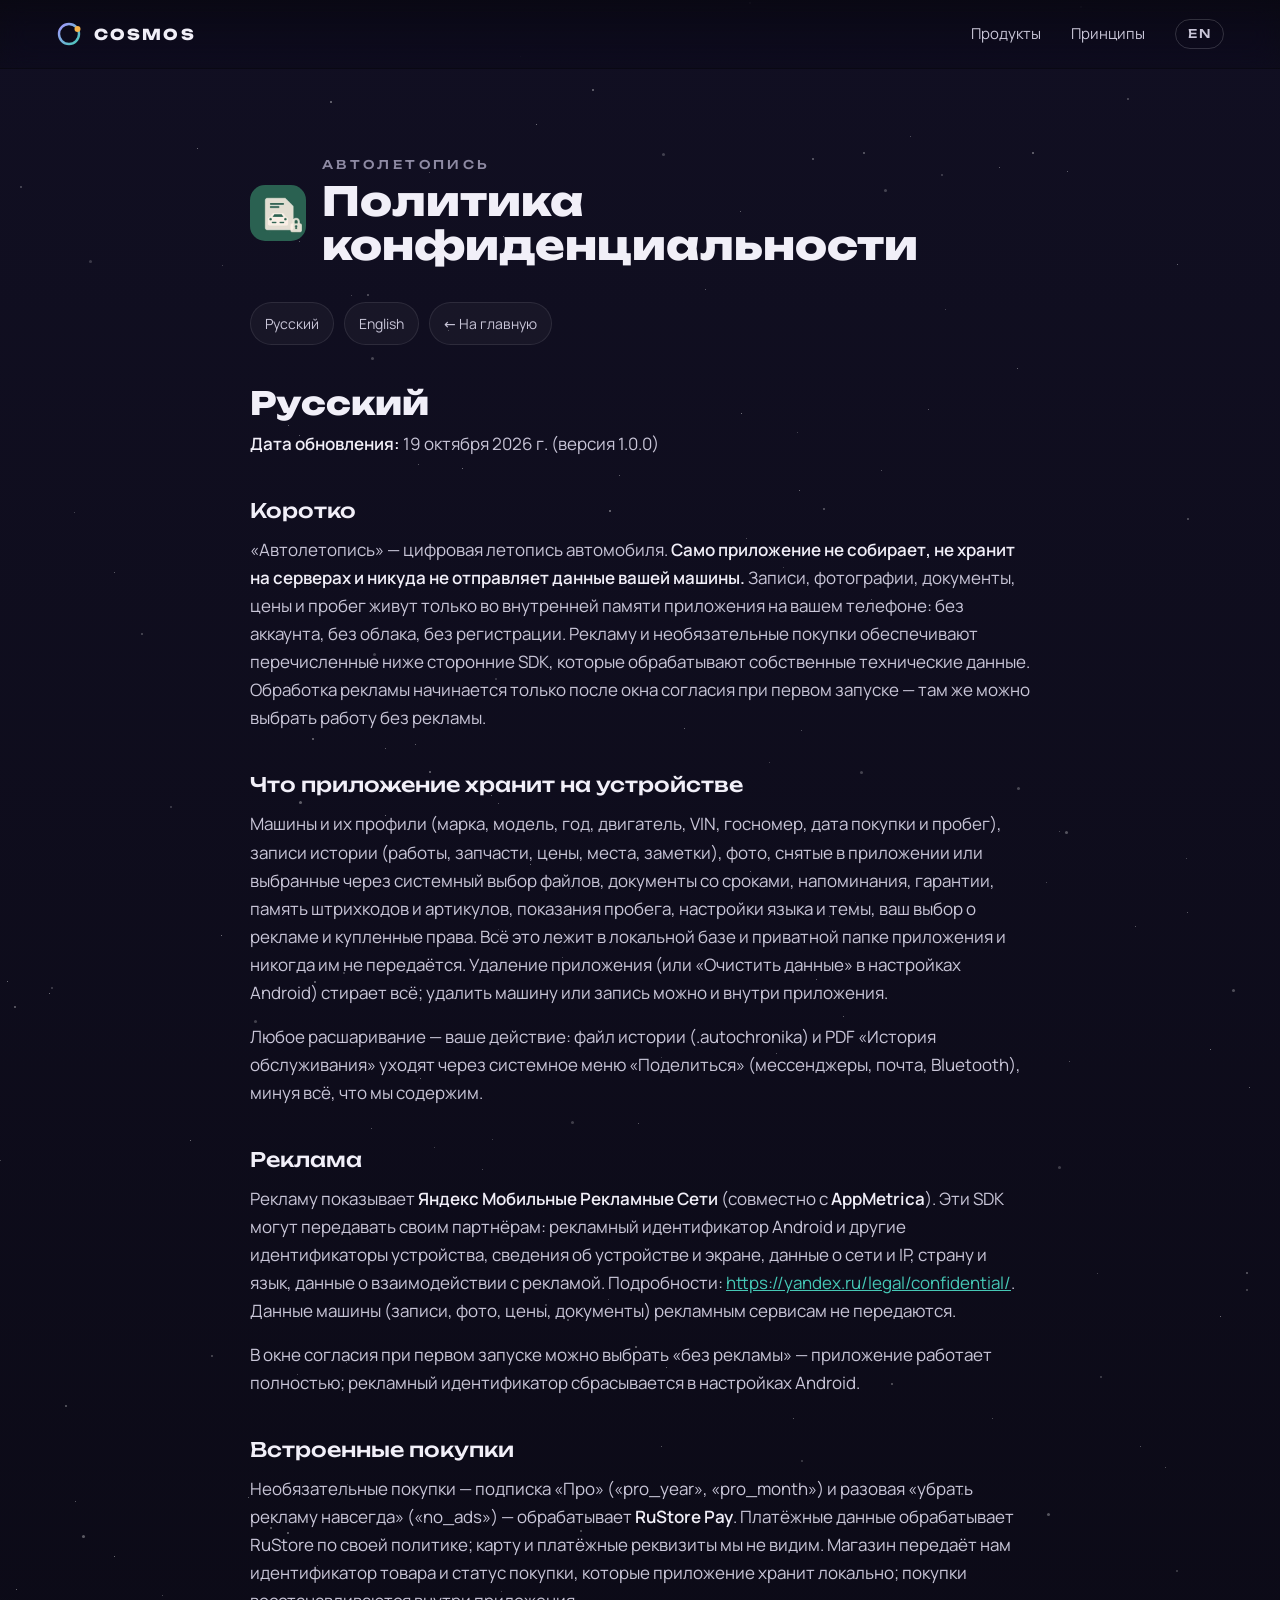
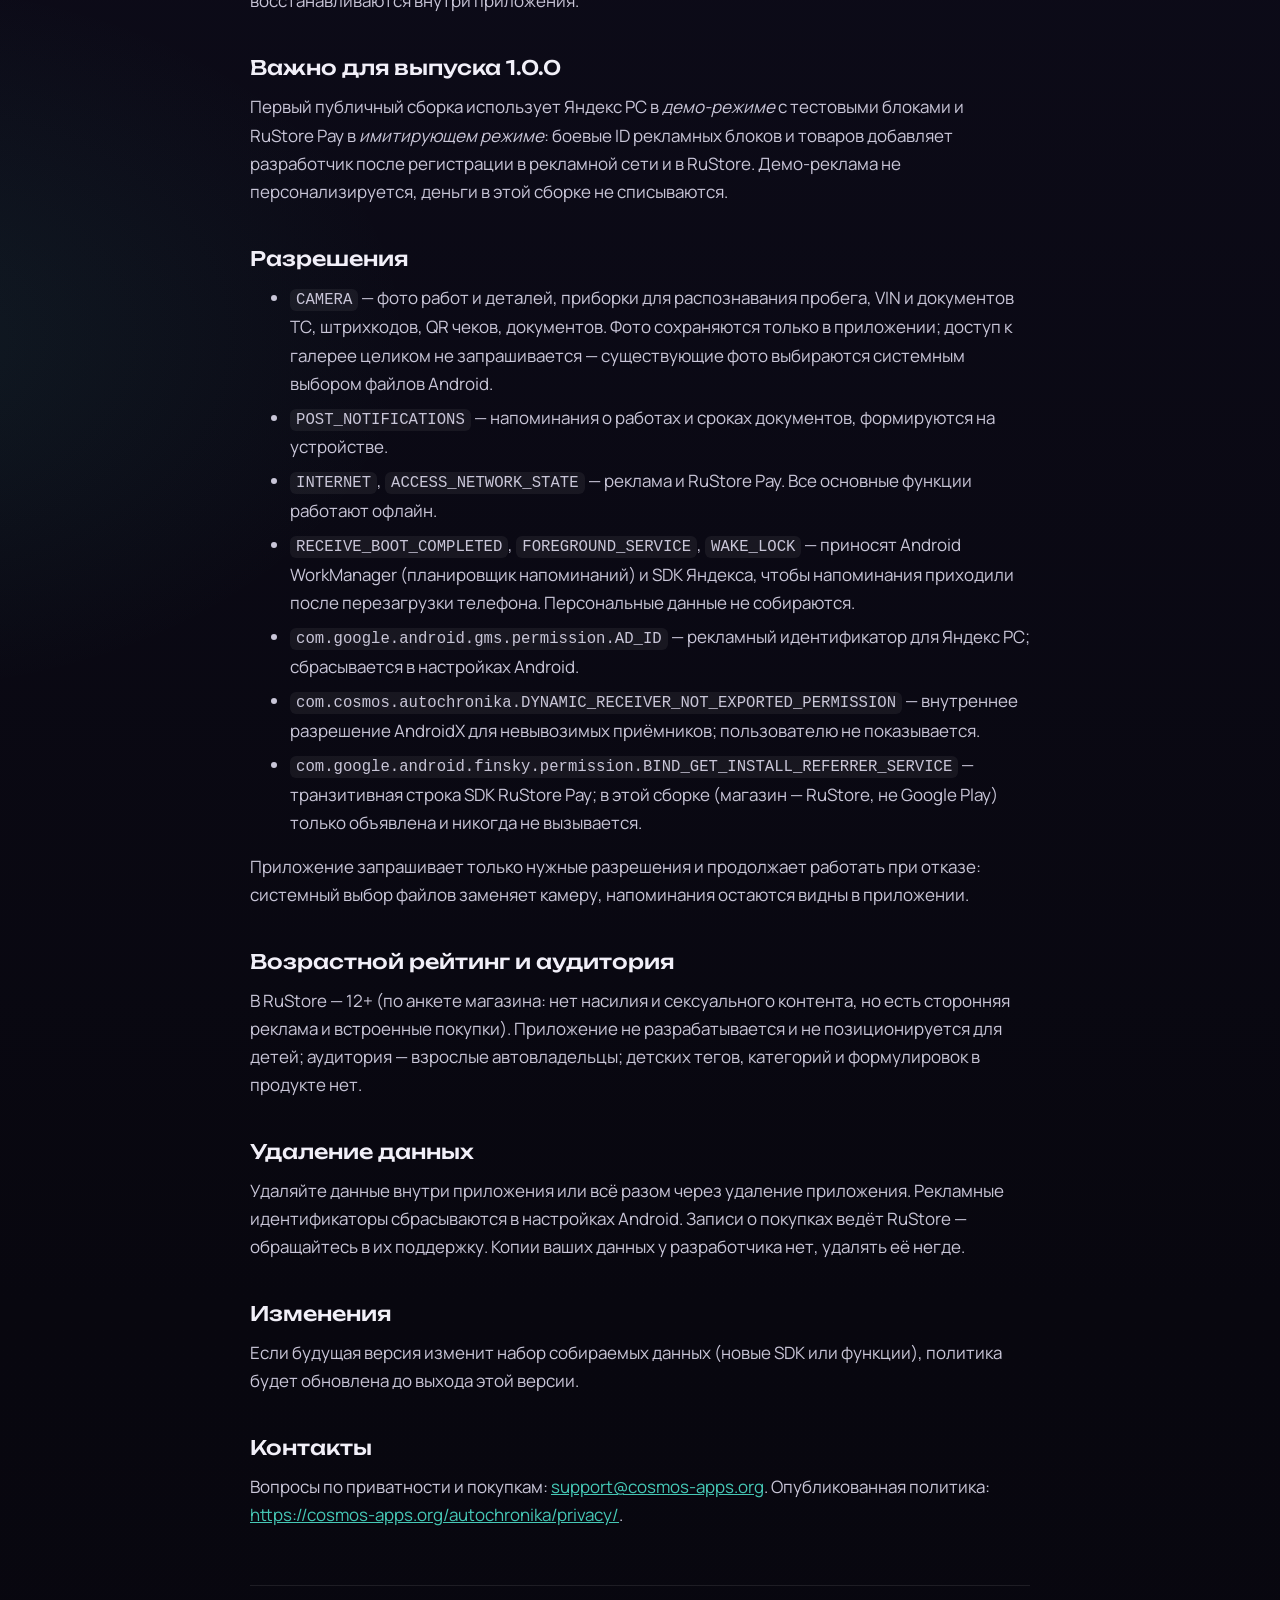
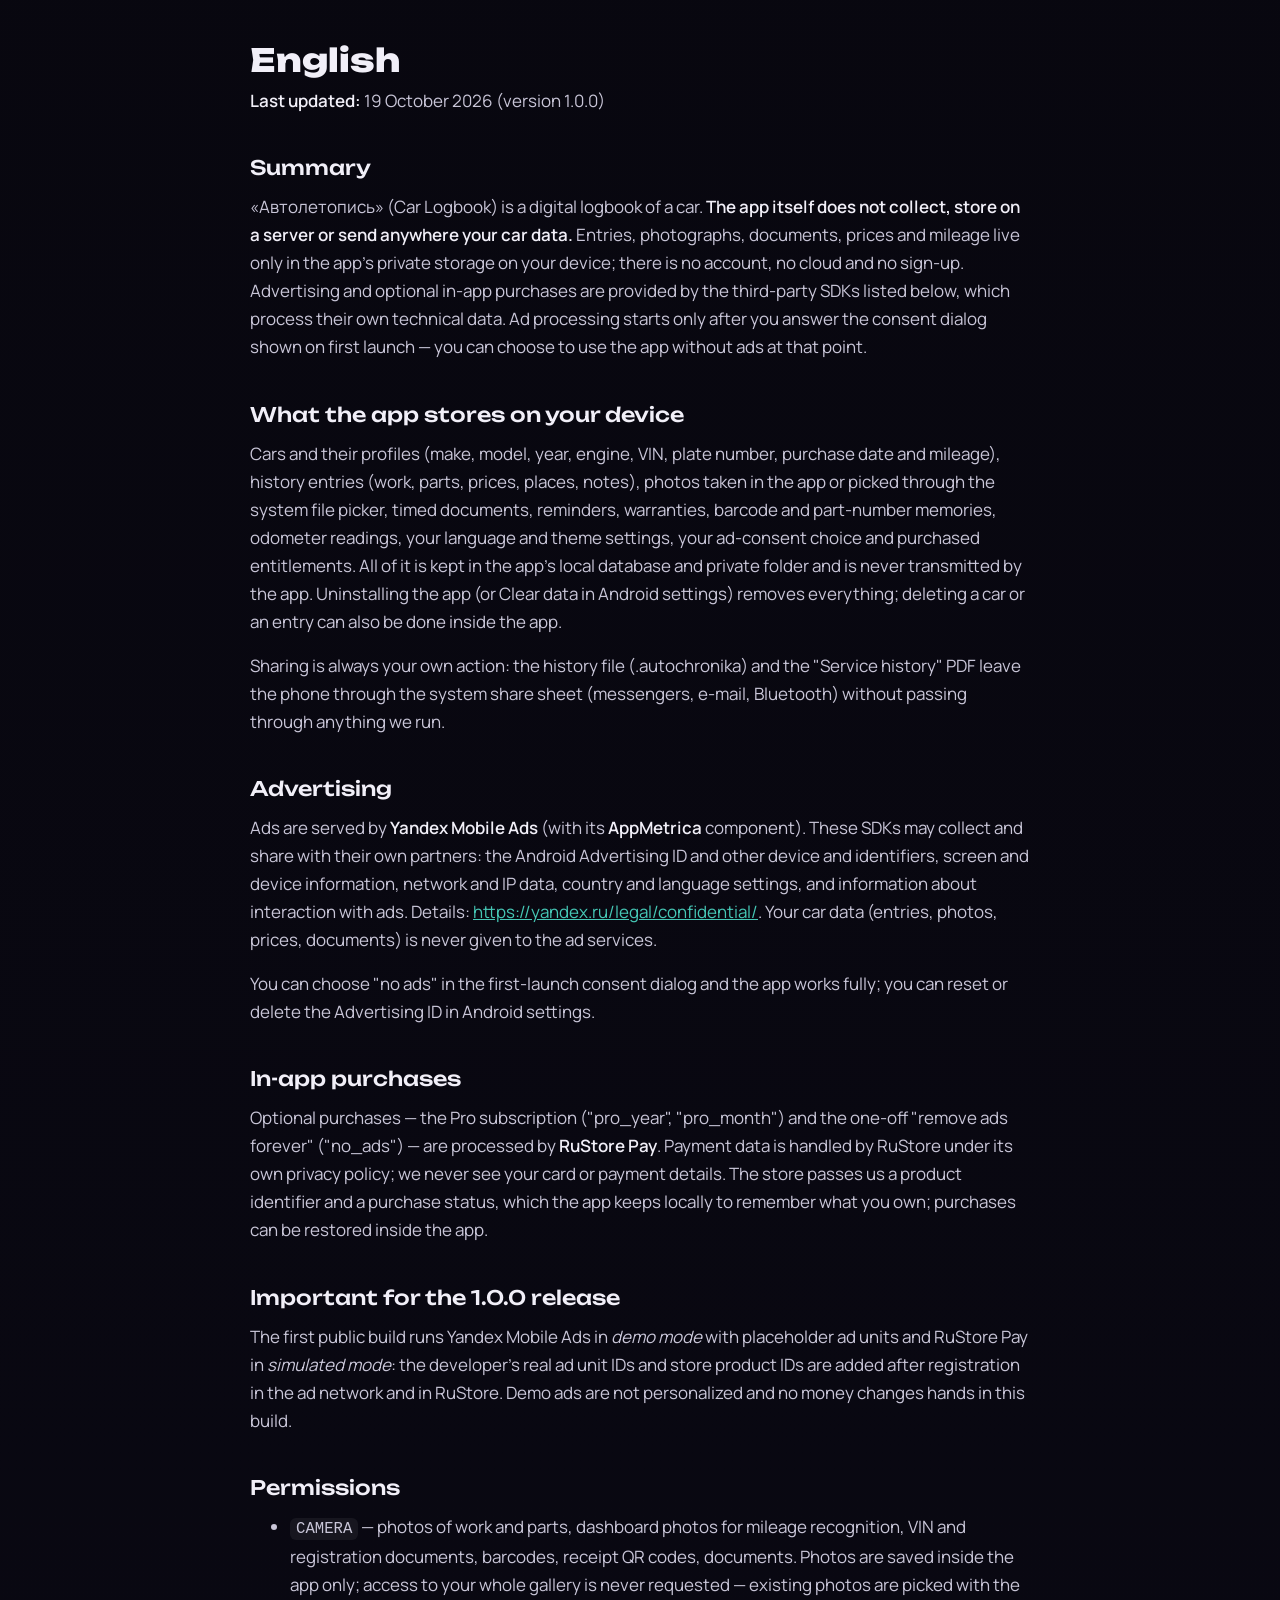
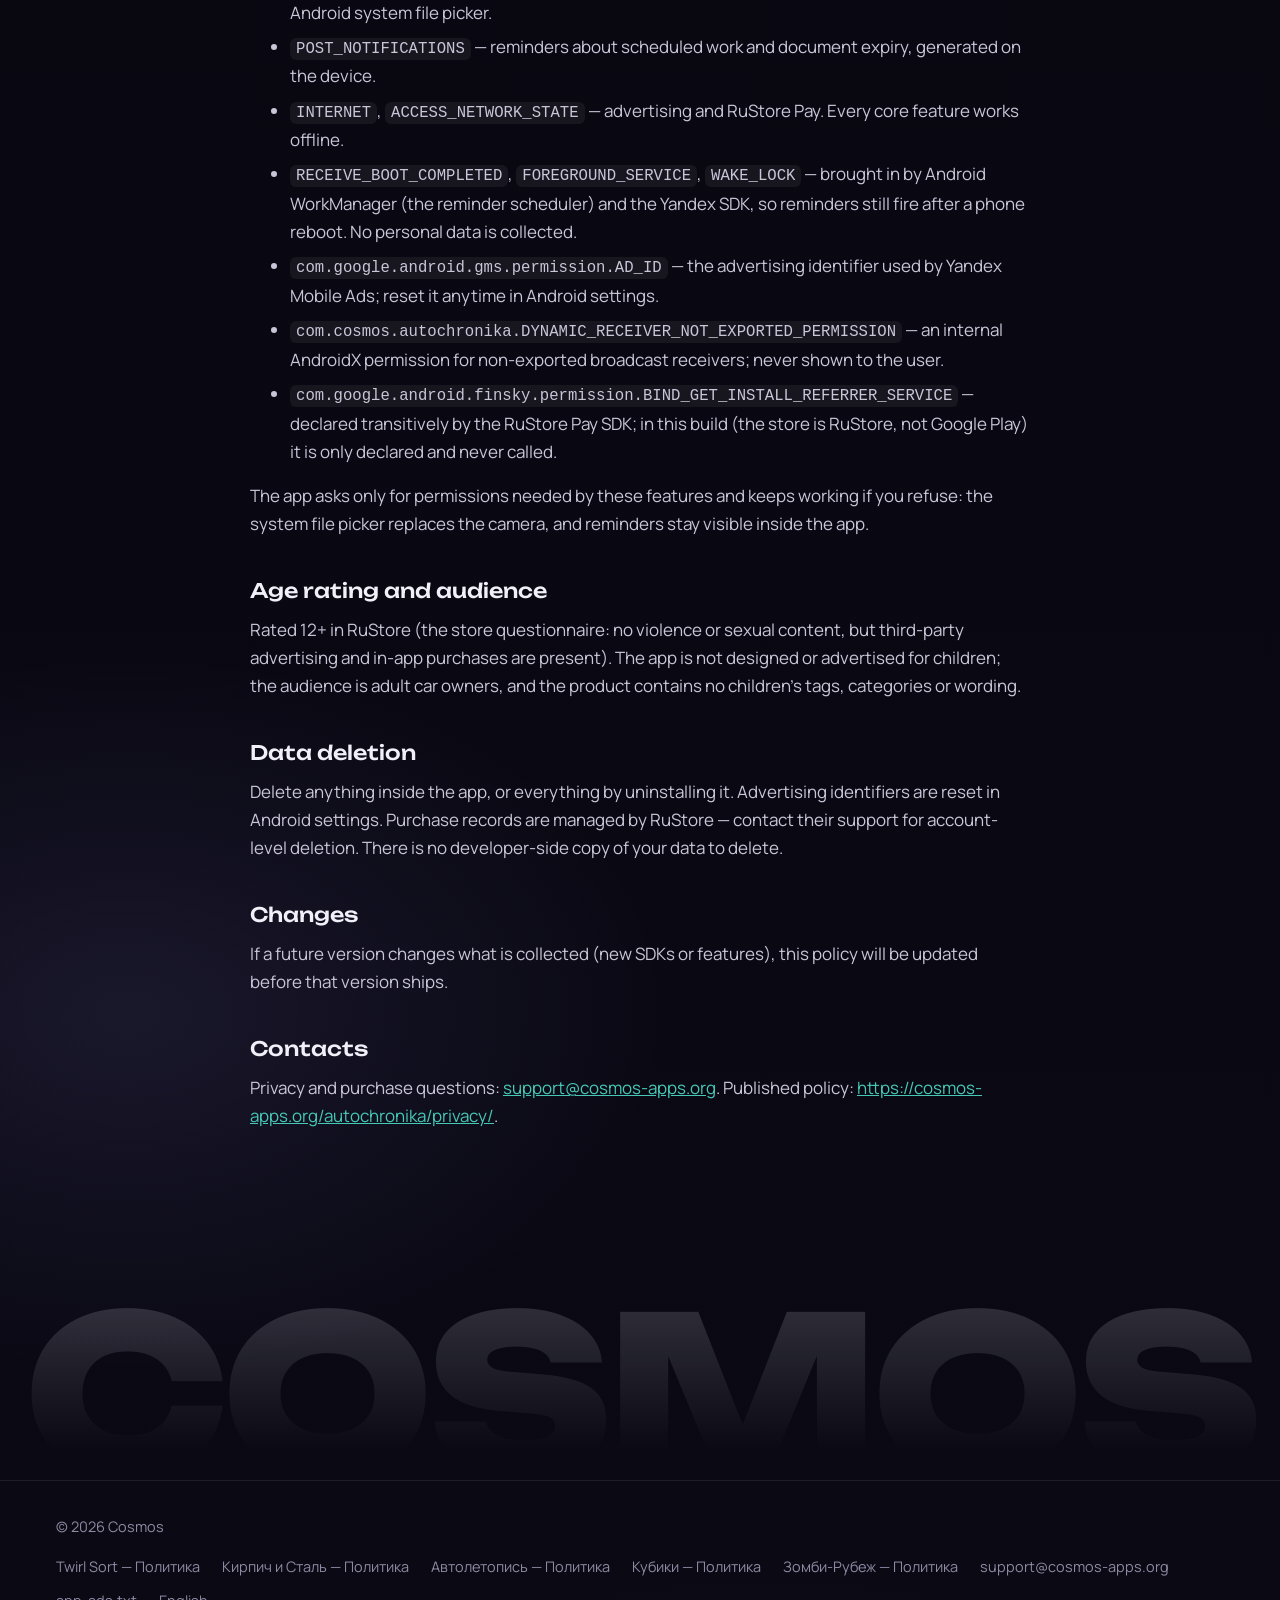
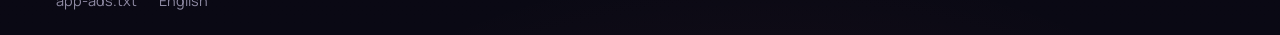
<file: autochronika/privacy/index.html>
<!doctype html>
<html lang="ru">
<head>
<meta charset="utf-8">
<meta name="viewport" content="width=device-width, initial-scale=1">
<title>Автолетопись — Политика конфиденциальности</title>
<meta name="description" content="Cosmos делает аккуратные приложения и игры для Android: честная монетизация, работа без интернета, внимание к деталям.">
<meta name="theme-color" content="#08070f">
<meta property="og:title" content="Автолетопись — Политика конфиденциальности">
<meta property="og:description" content="Cosmos делает аккуратные приложения и игры для Android: честная монетизация, работа без интернета, внимание к деталям.">
<meta property="og:type" content="website">
<link rel="alternate" hreflang="en" href="https://cosmos-apps.org/en/">
<link rel="icon" href="/assets/favicon.svg" type="image/svg+xml">
<link rel="preload" href="/assets/fonts/unbounded-cyrillic-800-normal.woff2" as="font" type="font/woff2" crossorigin>
<link rel="stylesheet" href="/assets/site.css">
</head>
<body>
<a class="skip" href="#main">К содержимому</a>
<div class="sky" aria-hidden="true"><i class="s1" style="box-shadow:1326px 308px rgba(255,255,255,0.70), 197px 148px rgba(255,255,255,0.91), 385px 748px rgba(255,255,255,0.79), 2078px 439px rgba(255,255,255,0.52), 1776px 856px rgba(255,255,255,0.53), 371px 1128px rgba(255,255,255,0.71), 2316px 253px rgba(255,255,255,0.97), 2387px 126px rgba(255,255,255,0.79), 1624px 101px rgba(255,255,255,0.99), 190px 1140px rgba(255,255,255,0.93), 1186px 858px rgba(255,255,255,0.57), 482px 1169px rgba(255,255,255,0.65), 740px 211px rgba(255,255,255,0.79), 769px 762px rgba(255,255,255,0.55), 257px 1155px rgba(255,255,255,0.53), 843px 1016px rgba(255,255,255,0.84), 1751px 1591px rgba(255,255,255,0.66), 2398px 928px rgba(255,255,255,0.68), 1017px 368px rgba(255,255,255,0.85), 999px 167px rgba(255,255,255,0.79), 2151px 1013px rgba(255,255,255,0.94), 1838px 589px rgba(255,255,255,0.80), 299px 241px rgba(255,255,255,0.76), 675px 1550px rgba(255,255,255,0.67), 2002px 863px rgba(255,255,255,0.52), 317px 1565px rgba(255,255,255,0.78), 1285px 696px rgba(255,255,255,0.85), 2034px 1187px rgba(255,255,255,0.90), 281px 191px rgba(255,255,255,0.97), 1941px 1427px rgba(255,255,255,0.83), 248px 1497px rgba(255,255,255,0.85), 2367px 1395px rgba(255,255,255,0.91), 1165px 1467px rgba(255,255,255,0.69), 1421px 46px rgba(255,255,255,0.97), 1455px 344px rgba(255,255,255,0.81), 2022px 120px rgba(255,255,255,0.61), 1177px 264px rgba(255,255,255,0.87), 1629px 800px rgba(255,255,255,0.96), 2033px 165px rgba(255,255,255,0.58), 1645px 1125px rgba(255,255,255,0.64), 560px 881px rgba(255,255,255,0.93), 1140px 1446px rgba(255,255,255,0.71), 1469px 1398px rgba(255,255,255,0.94), 945px 309px rgba(255,255,255,0.54), 619px 475px rgba(255,255,255,0.83), 49px 993px rgba(255,255,255,0.92), 746px 538px rgba(255,255,255,0.64), 596px 858px rgba(255,255,255,0.77), 2319px 652px rgba(255,255,255,0.98), 2111px 1264px rgba(255,255,255,0.83), 221px 935px rgba(255,255,255,0.95), 2290px 803px rgba(255,255,255,0.70), 1614px 212px rgba(255,255,255,0.74), 1640px 127px rgba(255,255,255,0.60), 855px 902px rgba(255,255,255,0.58), 1392px 1230px rgba(255,255,255,0.53), 0px 1160px rgba(255,255,255,0.58), 415px 744px rgba(255,255,255,0.81), 288px 425px rgba(255,255,255,0.81), 608px 1299px rgba(255,255,255,0.63), 1422px 1233px rgba(255,255,255,0.68), 503px 236px rgba(255,255,255,0.92), 1908px 983px rgba(255,255,255,0.74), 351px 295px rgba(255,255,255,0.55), 1403px 1516px rgba(255,255,255,0.63), 661px 1057px rgba(255,255,255,0.51), 2163px 740px rgba(255,255,255,0.57), 2224px 55px rgba(255,255,255,0.88), 1220px 1316px rgba(255,255,255,0.93), 1069px 1061px rgba(255,255,255,0.68), 684px 728px rgba(255,255,255,0.89), 2181px 1109px rgba(255,255,255,0.89), 1350px 1303px rgba(255,255,255,0.61), 799px 490px rgba(255,255,255,0.91), 928px 409px rgba(255,255,255,0.76), 1456px 1497px rgba(255,255,255,0.51), 114px 572px rgba(255,255,255,0.74), 793px 1418px rgba(255,255,255,0.80), 1410px 915px rgba(255,255,255,0.90), 1431px 746px rgba(255,255,255,0.54), 418px 464px rgba(255,255,255,0.74), 1383px 418px rgba(255,255,255,0.74), 7px 981px rgba(255,255,255,0.95), 1409px 1317px rgba(255,255,255,0.54), 491px 795px rgba(255,255,255,0.89), 816px 979px rgba(255,255,255,0.94), 1777px 1302px rgba(255,255,255,0.67), 1621px 948px rgba(255,255,255,0.70), 347px 1484px rgba(255,255,255,0.58), 520px 56px rgba(255,255,255,0.58), 1906px 1343px rgba(255,255,255,0.57), 1942px 1346px rgba(255,255,255,0.97), 638px 1123px rgba(255,255,255,0.77), 87px 29px rgba(255,255,255,0.90), 420px 1078px rgba(255,255,255,0.87), 570px 888px rgba(255,255,255,0.99), 797px 432px rgba(255,255,255,0.51), 871px 599px rgba(255,255,255,0.75), 1335px 531px rgba(255,255,255,0.77), 536px 124px rgba(255,255,255,0.96), 1449px 938px rgba(255,255,255,0.83), 2116px 861px rgba(255,255,255,0.91), 2054px 267px rgba(255,255,255,0.77), 2144px 1045px rgba(255,255,255,0.51), 1802px 1590px rgba(255,255,255,0.59), 16px 1589px rgba(255,255,255,0.90), 705px 289px rgba(255,255,255,0.74), 492px 1139px rgba(255,255,255,0.53), 2123px 1086px rgba(255,255,255,0.78), 434px 1147px rgba(255,255,255,0.53), 783px 567px rgba(255,255,255,0.52), 400px 1039px rgba(255,255,255,0.73), 114px 1556px rgba(255,255,255,0.95), 259px 907px rgba(255,255,255,0.66), 2070px 1241px rgba(255,255,255,0.76), 1135px 926px rgba(255,255,255,0.75), 1958px 1039px rgba(255,255,255,0.97), 2143px 531px rgba(255,255,255,0.96), 829px 916px rgba(255,255,255,0.57), 498px 803px rgba(255,255,255,0.72), 297px 1374px rgba(255,255,255,0.62), 299px 435px rgba(255,255,255,0.83), 501px 1591px rgba(255,255,255,0.58), 1499px 292px rgba(255,255,255,0.63), 562px 957px rgba(255,255,255,0.61), 385px 815px rgba(255,255,255,0.94), 666px 1367px rgba(255,255,255,0.92), 661px 1446px rgba(255,255,255,0.72), 2111px 827px rgba(255,255,255,0.67), 801px 730px rgba(255,255,255,0.66), 1498px 39px rgba(255,255,255,0.67), 1878px 902px rgba(255,255,255,0.85), 1574px 678px rgba(255,255,255,0.76), 1210px 1049px rgba(255,255,255,0.98), 462px 468px rgba(255,255,255,0.99), 429px 172px rgba(255,255,255,0.63), 162px 1595px rgba(255,255,255,0.59), 530px 864px rgba(255,255,255,0.92), 1059px 831px rgba(255,255,255,0.57), 2108px 1168px rgba(255,255,255,0.75), 1339px 183px rgba(255,255,255,0.64), 750px 871px rgba(255,255,255,0.95), 1101px 34px rgba(255,255,255,0.82), 1067px 171px rgba(255,255,255,0.80), 910px 136px rgba(255,255,255,0.63), 498px 929px rgba(255,255,255,0.51), 2265px 855px rgba(255,255,255,0.96), 1097px 1273px rgba(255,255,255,0.56), 2158px 1453px rgba(255,255,255,0.62), 448px 330px rgba(255,255,255,0.63), 741px 413px rgba(255,255,255,0.97), 1249px 1087px rgba(255,255,255,0.88), 1187px 912px rgba(255,255,255,0.75), 728px 554px rgba(255,255,255,0.67), 74px 512px rgba(255,255,255,0.52), 75px 1501px rgba(255,255,255,0.75), 776px 1053px rgba(255,255,255,0.74), 1831px 217px rgba(255,255,255,0.83), 1770px 1344px rgba(255,255,255,0.75), 1610px 1037px rgba(255,255,255,0.65), 881px 470px rgba(255,255,255,0.67), 572px 828px rgba(255,255,255,0.99), 222px 265px rgba(255,255,255,0.51), 1046px 882px rgba(255,255,255,0.58), 346px 1362px rgba(255,255,255,0.92), 2072px 1373px rgba(255,255,255,0.99), 992px 1418px rgba(255,255,255,0.65), 1881px 379px rgba(255,255,255,0.58), 1826px 7px rgba(255,255,255,0.63), 1347px 1120px rgba(255,255,255,0.66)"></i><i class="s2" style="box-shadow:141px 633px rgba(255,255,255,0.61), 749px 2px rgba(255,255,255,0.67), 343px 972px rgba(255,255,255,0.64), 823px 508px rgba(255,255,255,0.75), 20px 186px rgba(255,255,255,0.63), 367px 294px rgba(255,255,255,0.70), 170px 806px rgba(255,255,255,0.51), 1246px 1289px rgba(255,255,255,0.62), 2398px 1083px rgba(255,255,255,0.93), 635px 1346px rgba(255,255,255,0.95), 1595px 1565px rgba(255,255,255,0.66), 2024px 306px rgba(255,255,255,0.64), 592px 89px rgba(255,255,255,0.91), 2101px 1284px rgba(255,255,255,0.71), 2070px 285px rgba(255,255,255,0.95), 2065px 1164px rgba(255,255,255,0.92), 65px 1405px rgba(255,255,255,0.79), 941px 174px rgba(255,255,255,0.52), 545px 1304px rgba(255,255,255,0.68), 429px 771px rgba(255,255,255,0.92), 2287px 103px rgba(255,255,255,0.81), 2176px 1394px rgba(255,255,255,0.62), 1080px 6px rgba(255,255,255,0.73), 287px 1532px rgba(255,255,255,0.97), 2192px 188px rgba(255,255,255,0.83), 270px 1527px rgba(255,255,255,0.87), 1032px 152px rgba(255,255,255,0.92), 961px 1493px rgba(255,255,255,0.88), 945px 1515px rgba(255,255,255,0.82), 1885px 1011px rgba(255,255,255,0.92), 314px 981px rgba(255,255,255,0.96), 1176px 1570px rgba(255,255,255,0.52), 812px 158px rgba(255,255,255,0.80), 1358px 520px rgba(255,255,255,0.83), 1246px 1272px rgba(255,255,255,0.78), 51px 987px rgba(255,255,255,0.53), 1100px 1376px rgba(255,255,255,0.55), 891px 1383px rgba(255,255,255,0.74), 2115px 584px rgba(255,255,255,0.73), 1910px 1571px rgba(255,255,255,0.56), 2249px 408px rgba(255,255,255,0.66), 351px 968px rgba(255,255,255,0.51), 1879px 156px rgba(255,255,255,0.91), 1840px 550px rgba(255,255,255,0.69), 863px 152px rgba(255,255,255,0.79), 580px 1530px rgba(255,255,255,0.76), 1472px 271px rgba(255,255,255,0.80), 2083px 572px rgba(255,255,255,0.94), 1495px 473px rgba(255,255,255,0.75), 1991px 807px rgba(255,255,255,0.51), 14px 1006px rgba(255,255,255,0.84), 1660px 618px rgba(255,255,255,0.86), 1704px 704px rgba(255,255,255,0.69), 495px 678px rgba(255,255,255,0.50), 1385px 815px rgba(255,255,255,0.56), 801px 1460px rgba(255,255,255,0.51), 1187px 518px rgba(255,255,255,0.69), 1609px 799px rgba(255,255,255,1.00), 312px 738px rgba(255,255,255,0.96), 1127px 98px rgba(255,255,255,0.64), 211px 1355px rgba(255,255,255,0.64), 609px 510px rgba(255,255,255,0.99), 1786px 1046px rgba(255,255,255,0.66), 1529px 876px rgba(255,255,255,0.94), 1638px 1134px rgba(255,255,255,0.77), 330px 101px rgba(255,255,255,0.97), 1682px 923px rgba(255,255,255,0.81), 567px 1319px rgba(255,255,255,0.93), 1988px 100px rgba(255,255,255,0.96), 2253px 260px rgba(255,255,255,0.59)"></i><i class="s3" style="box-shadow:1699px 703px rgba(255,255,255,0.64), 1047px 1513px rgba(255,255,255,0.87), 1065px 831px rgba(255,255,255,0.83), 1232px 989px rgba(255,255,255,0.78), 1615px 245px rgba(255,255,255,0.58), 662px 153px rgba(255,255,255,0.60), 2036px 1127px rgba(255,255,255,0.61), 1363px 1554px rgba(255,255,255,0.72), 571px 1121px rgba(255,255,255,0.60), 371px 357px rgba(255,255,255,0.67), 373px 653px rgba(255,255,255,0.62), 1058px 1166px rgba(255,255,255,0.60), 82px 1535px rgba(255,255,255,0.94), 1568px 847px rgba(255,255,255,0.87), 860px 771px rgba(255,255,255,0.64), 254px 1020px rgba(255,255,255,0.64), 1475px 257px rgba(255,255,255,0.84), 2167px 1289px rgba(255,255,255,0.90), 884px 189px rgba(255,255,255,0.64), 1017px 787px rgba(255,255,255,0.70), 1826px 884px rgba(255,255,255,0.98), 89px 260px rgba(255,255,255,0.52), 1938px 1202px rgba(255,255,255,0.74), 299px 801px rgba(255,255,255,0.97)"></i></div>
<header class="top"><div class="wrap">
  <a class="brand" href="/"><svg viewBox="0 0 26 26" aria-hidden="true"><circle cx="13" cy="13" r="10" fill="none" stroke="url(#lg)" stroke-width="2.4"/><circle cx="21.5" cy="8" r="3" fill="#f3b24a"/><defs><linearGradient id="lg" x1="0" y1="0" x2="1" y2="1"><stop offset="0" stop-color="#a597ff"/><stop offset="1" stop-color="#46c8b6"/></linearGradient></defs></svg>COSMOS</a>
  <nav class="nav" aria-label="Основная навигация">
    <a href="/#products">Продукты</a>
    <a class="hide-sm" href="/#principles">Принципы</a>
    <a class="lang" href="/en/" hreflang="en" lang="en">EN</a>
  </nav>
</div></header>
<main id="main" class="doc"><div class="wrap">
  <div class="doc-head">
    <img src="/assets/img/autochronika/icon.webp" width="56" height="56" alt="">
    <div><p class="kicker">Автолетопись</p><h1>Политика конфиденциальности</h1></div>
  </div>
  <nav class="toc" aria-label="Language"><a class="chip" href="#ru">Русский</a><a class="chip" href="#en">English</a><a class="chip" href="/">← На главную</a></nav>
  <div class="prose"><div id="ru" lang="ru">
<h1>Русский</h1>
<p><strong>Дата обновления:</strong> 19 октября 2026 г. (версия 1.0.0)</p>

<h2>Коротко</h2>
<p>«Автолетопись» — цифровая летопись автомобиля. <strong>Само приложение не собирает, не хранит на серверах и никуда не отправляет данные вашей машины.</strong> Записи, фотографии, документы, цены и пробег живут только во внутренней памяти приложения на вашем телефоне: без аккаунта, без облака, без регистрации. Рекламу и необязательные покупки обеспечивают перечисленные ниже сторонние SDK, которые обрабатывают собственные технические данные. Обработка рекламы начинается только после окна согласия при первом запуске — там же можно выбрать работу без рекламы.</p>

<h2>Что приложение хранит на устройстве</h2>
<p>Машины и их профили (марка, модель, год, двигатель, VIN, госномер, дата покупки и пробег), записи истории (работы, запчасти, цены, места, заметки), фото, снятые в приложении или выбранные через системный выбор файлов, документы со сроками, напоминания, гарантии, память штрихкодов и артикулов, показания пробега, настройки языка и темы, ваш выбор о рекламе и купленные права. Всё это лежит в локальной базе и приватной папке приложения и никогда им не передаётся. Удаление приложения (или «Очистить данные» в настройках Android) стирает всё; удалить машину или запись можно и внутри приложения.</p>
<p>Любое расшаривание — ваше действие: файл истории (.autochronika) и PDF «История обслуживания» уходят через системное меню «Поделиться» (мессенджеры, почта, Bluetooth), минуя всё, что мы содержим.</p>

<h2>Реклама</h2>
<p>Рекламу показывает <strong>Яндекс Мобильные Рекламные Сети</strong> (совместно с <strong>AppMetrica</strong>). Эти SDK могут передавать своим партнёрам: рекламный идентификатор Android и другие идентификаторы устройства, сведения об устройстве и экране, данные о сети и IP, страну и язык, данные о взаимодействии с рекламой. Подробности: <a href="https://yandex.ru/legal/confidential/">https://yandex.ru/legal/confidential/</a>. Данные машины (записи, фото, цены, документы) рекламным сервисам не передаются.</p>
<p>В окне согласия при первом запуске можно выбрать «без рекламы» — приложение работает полностью; рекламный идентификатор сбрасывается в настройках Android.</p>

<h2>Встроенные покупки</h2>
<p>Необязательные покупки — подписка «Про» («pro_year», «pro_month») и разовая «убрать рекламу навсегда» («no_ads») — обрабатывает <strong>RuStore Pay</strong>. Платёжные данные обрабатывает RuStore по своей политике; карту и платёжные реквизиты мы не видим. Магазин передаёт нам идентификатор товара и статус покупки, которые приложение хранит локально; покупки восстанавливаются внутри приложения.</p>

<h2>Важно для выпуска 1.0.0</h2>
<p>Первый публичный сборка использует Яндекс РС в <em>демо-режиме</em> с тестовыми блоками и RuStore Pay в <em>имитирующем режиме</em>: боевые ID рекламных блоков и товаров добавляет разработчик после регистрации в рекламной сети и в RuStore. Демо-реклама не персонализируется, деньги в этой сборке не списываются.</p>

<h2>Разрешения</h2>
<ul>
<li><code>CAMERA</code> — фото работ и деталей, приборки для распознавания пробега, VIN и документов ТС, штрихкодов, QR чеков, документов. Фото сохраняются только в приложении; доступ к галерее целиком не запрашивается — существующие фото выбираются системным выбором файлов Android.</li>
<li><code>POST_NOTIFICATIONS</code> — напоминания о работах и сроках документов, формируются на устройстве.</li>
<li><code>INTERNET</code>, <code>ACCESS_NETWORK_STATE</code> — реклама и RuStore Pay. Все основные функции работают офлайн.</li>
<li><code>RECEIVE_BOOT_COMPLETED</code>, <code>FOREGROUND_SERVICE</code>, <code>WAKE_LOCK</code> — приносят Android WorkManager (планировщик напоминаний) и SDK Яндекса, чтобы напоминания приходили после перезагрузки телефона. Персональные данные не собираются.</li>
<li><code>com.google.android.gms.permission.AD_ID</code> — рекламный идентификатор для Яндекс РС; сбрасывается в настройках Android.</li>
<li><code>com.cosmos.autochronika.DYNAMIC_RECEIVER_NOT_EXPORTED_PERMISSION</code> — внутреннее разрешение AndroidX для невывозимых приёмников; пользователю не показывается.</li>
<li><code>com.google.android.finsky.permission.BIND_GET_INSTALL_REFERRER_SERVICE</code> — транзитивная строка SDK RuStore Pay; в этой сборке (магазин — RuStore, не Google Play) только объявлена и никогда не вызывается.</li>
</ul>
<p>Приложение запрашивает только нужные разрешения и продолжает работать при отказе: системный выбор файлов заменяет камеру, напоминания остаются видны в приложении.</p>

<h2>Возрастной рейтинг и аудитория</h2>
<p>В RuStore — 12+ (по анкете магазина: нет насилия и сексуального контента, но есть сторонняя реклама и встроенные покупки). Приложение не разрабатывается и не позиционируется для детей; аудитория — взрослые автовладельцы; детских тегов, категорий и формулировок в продукте нет.</p>

<h2>Удаление данных</h2>
<p>Удаляйте данные внутри приложения или всё разом через удаление приложения. Рекламные идентификаторы сбрасываются в настройках Android. Записи о покупках ведёт RuStore — обращайтесь в их поддержку. Копии ваших данных у разработчика нет, удалять её негде.</p>

<h2>Изменения</h2>
<p>Если будущая версия изменит набор собираемых данных (новые SDK или функции), политика будет обновлена до выхода этой версии.</p>

<h2>Контакты</h2>
<p>Вопросы по приватности и покупкам: <a href="mailto:support@cosmos-apps.org">support@cosmos-apps.org</a>. Опубликованная политика: <a href="https://cosmos-apps.org/autochronika/privacy/">https://cosmos-apps.org/autochronika/privacy/</a>.</p>
</div><hr><div id="en" lang="en">
<h1>English</h1>
<p><strong>Last updated:</strong> 19 October 2026 (version 1.0.0)</p>

<h2>Summary</h2>
<p>«Автолетопись» (Car Logbook) is a digital logbook of a car. <strong>The app itself does not collect, store on a server or send anywhere your car data.</strong> Entries, photographs, documents, prices and mileage live only in the app's private storage on your device; there is no account, no cloud and no sign-up. Advertising and optional in-app purchases are provided by the third-party SDKs listed below, which process their own technical data. Ad processing starts only after you answer the consent dialog shown on first launch — you can choose to use the app without ads at that point.</p>

<h2>What the app stores on your device</h2>
<p>Cars and their profiles (make, model, year, engine, VIN, plate number, purchase date and mileage), history entries (work, parts, prices, places, notes), photos taken in the app or picked through the system file picker, timed documents, reminders, warranties, barcode and part-number memories, odometer readings, your language and theme settings, your ad-consent choice and purchased entitlements. All of it is kept in the app's local database and private folder and is never transmitted by the app. Uninstalling the app (or Clear data in Android settings) removes everything; deleting a car or an entry can also be done inside the app.</p>
<p>Sharing is always your own action: the history file (.autochronika) and the "Service history" PDF leave the phone through the system share sheet (messengers, e-mail, Bluetooth) without passing through anything we run.</p>

<h2>Advertising</h2>
<p>Ads are served by <strong>Yandex Mobile Ads</strong> (with its <strong>AppMetrica</strong> component). These SDKs may collect and share with their own partners: the Android Advertising ID and other device and identifiers, screen and device information, network and IP data, country and language settings, and information about interaction with ads. Details: <a href="https://yandex.ru/legal/confidential/">https://yandex.ru/legal/confidential/</a>. Your car data (entries, photos, prices, documents) is never given to the ad services.</p>
<p>You can choose "no ads" in the first-launch consent dialog and the app works fully; you can reset or delete the Advertising ID in Android settings.</p>

<h2>In-app purchases</h2>
<p>Optional purchases — the Pro subscription ("pro_year", "pro_month") and the one-off "remove ads forever" ("no_ads") — are processed by <strong>RuStore Pay</strong>. Payment data is handled by RuStore under its own privacy policy; we never see your card or payment details. The store passes us a product identifier and a purchase status, which the app keeps locally to remember what you own; purchases can be restored inside the app.</p>

<h2>Important for the 1.0.0 release</h2>
<p>The first public build runs Yandex Mobile Ads in <em>demo mode</em> with placeholder ad units and RuStore Pay in <em>simulated mode</em>: the developer's real ad unit IDs and store product IDs are added after registration in the ad network and in RuStore. Demo ads are not personalized and no money changes hands in this build.</p>

<h2>Permissions</h2>
<ul>
<li><code>CAMERA</code> — photos of work and parts, dashboard photos for mileage recognition, VIN and registration documents, barcodes, receipt QR codes, documents. Photos are saved inside the app only; access to your whole gallery is never requested — existing photos are picked with the Android system file picker.</li>
<li><code>POST_NOTIFICATIONS</code> — reminders about scheduled work and document expiry, generated on the device.</li>
<li><code>INTERNET</code>, <code>ACCESS_NETWORK_STATE</code> — advertising and RuStore Pay. Every core feature works offline.</li>
<li><code>RECEIVE_BOOT_COMPLETED</code>, <code>FOREGROUND_SERVICE</code>, <code>WAKE_LOCK</code> — brought in by Android WorkManager (the reminder scheduler) and the Yandex SDK, so reminders still fire after a phone reboot. No personal data is collected.</li>
<li><code>com.google.android.gms.permission.AD_ID</code> — the advertising identifier used by Yandex Mobile Ads; reset it anytime in Android settings.</li>
<li><code>com.cosmos.autochronika.DYNAMIC_RECEIVER_NOT_EXPORTED_PERMISSION</code> — an internal AndroidX permission for non-exported broadcast receivers; never shown to the user.</li>
<li><code>com.google.android.finsky.permission.BIND_GET_INSTALL_REFERRER_SERVICE</code> — declared transitively by the RuStore Pay SDK; in this build (the store is RuStore, not Google Play) it is only declared and never called.</li>
</ul>
<p>The app asks only for permissions needed by these features and keeps working if you refuse: the system file picker replaces the camera, and reminders stay visible inside the app.</p>

<h2>Age rating and audience</h2>
<p>Rated 12+ in RuStore (the store questionnaire: no violence or sexual content, but third-party advertising and in-app purchases are present). The app is not designed or advertised for children; the audience is adult car owners, and the product contains no children's tags, categories or wording.</p>

<h2>Data deletion</h2>
<p>Delete anything inside the app, or everything by uninstalling it. Advertising identifiers are reset in Android settings. Purchase records are managed by RuStore — contact their support for account-level deletion. There is no developer-side copy of your data to delete.</p>

<h2>Changes</h2>
<p>If a future version changes what is collected (new SDKs or features), this policy will be updated before that version ships.</p>

<h2>Contacts</h2>
<p>Privacy and purchase questions: <a href="mailto:support@cosmos-apps.org">support@cosmos-apps.org</a>. Published policy: <a href="https://cosmos-apps.org/autochronika/privacy/">https://cosmos-apps.org/autochronika/privacy/</a>.</p>

</div></div>
</div></main>
<div class="outro" aria-hidden="true"><p class="word">COSMOS</p></div>
<footer class="foot"><div class="wrap">
  <span>© 2026 Cosmos</span>
  <nav aria-label="Документы">
    <a href="/twirl-sort/privacy/">Twirl Sort — Политика</a><a href="/steelfront/privacy/">Кирпич и Сталь — Политика</a><a href="/autochronika/privacy/">Автолетопись — Политика</a><a href="/cubix/privacy/">Кубики — Политика</a><a href="/zombie-rubezh/privacy/">Зомби-Рубеж — Политика</a>
    <a href="mailto:support@cosmos-apps.org">support@cosmos-apps.org</a>
    <a href="/app-ads.txt">app-ads.txt</a>
    <a href="/en/" hreflang="en">English</a>
  </nav>
</div></footer>
</body>
</html>
</file>
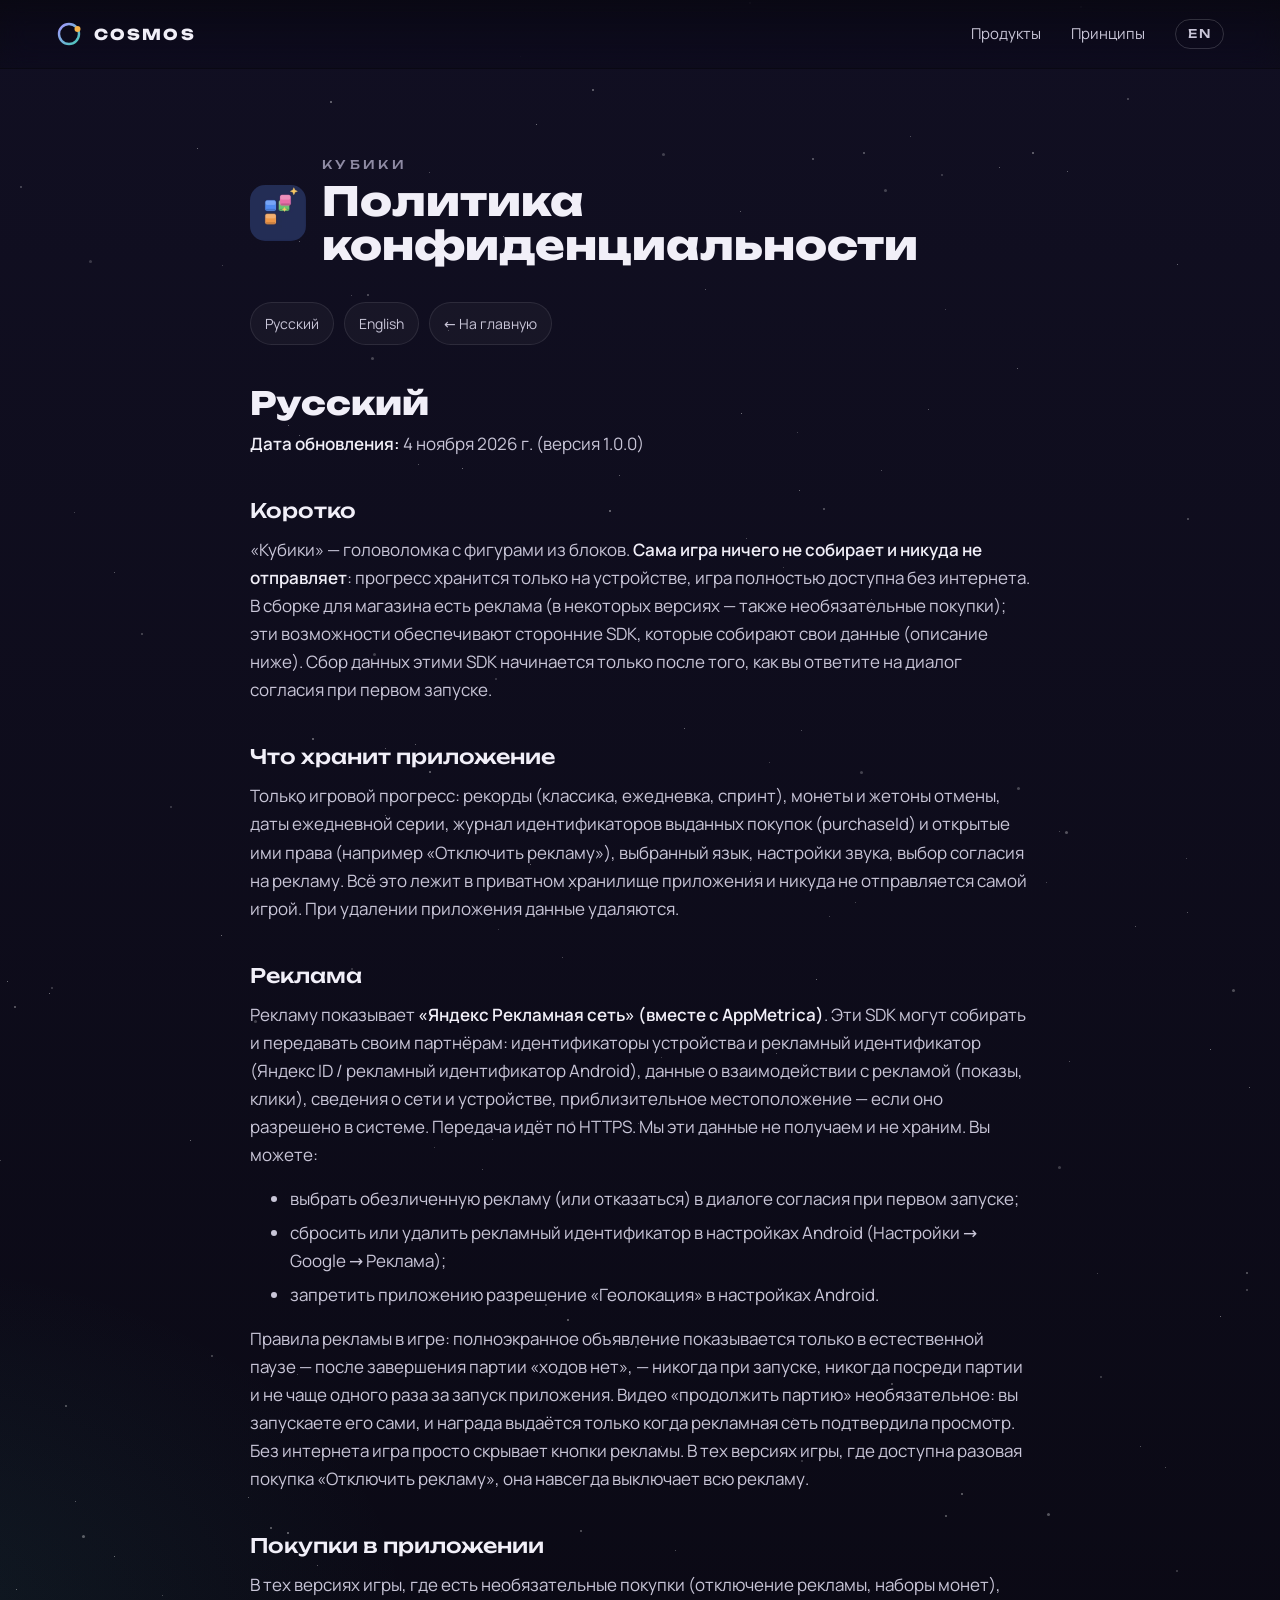
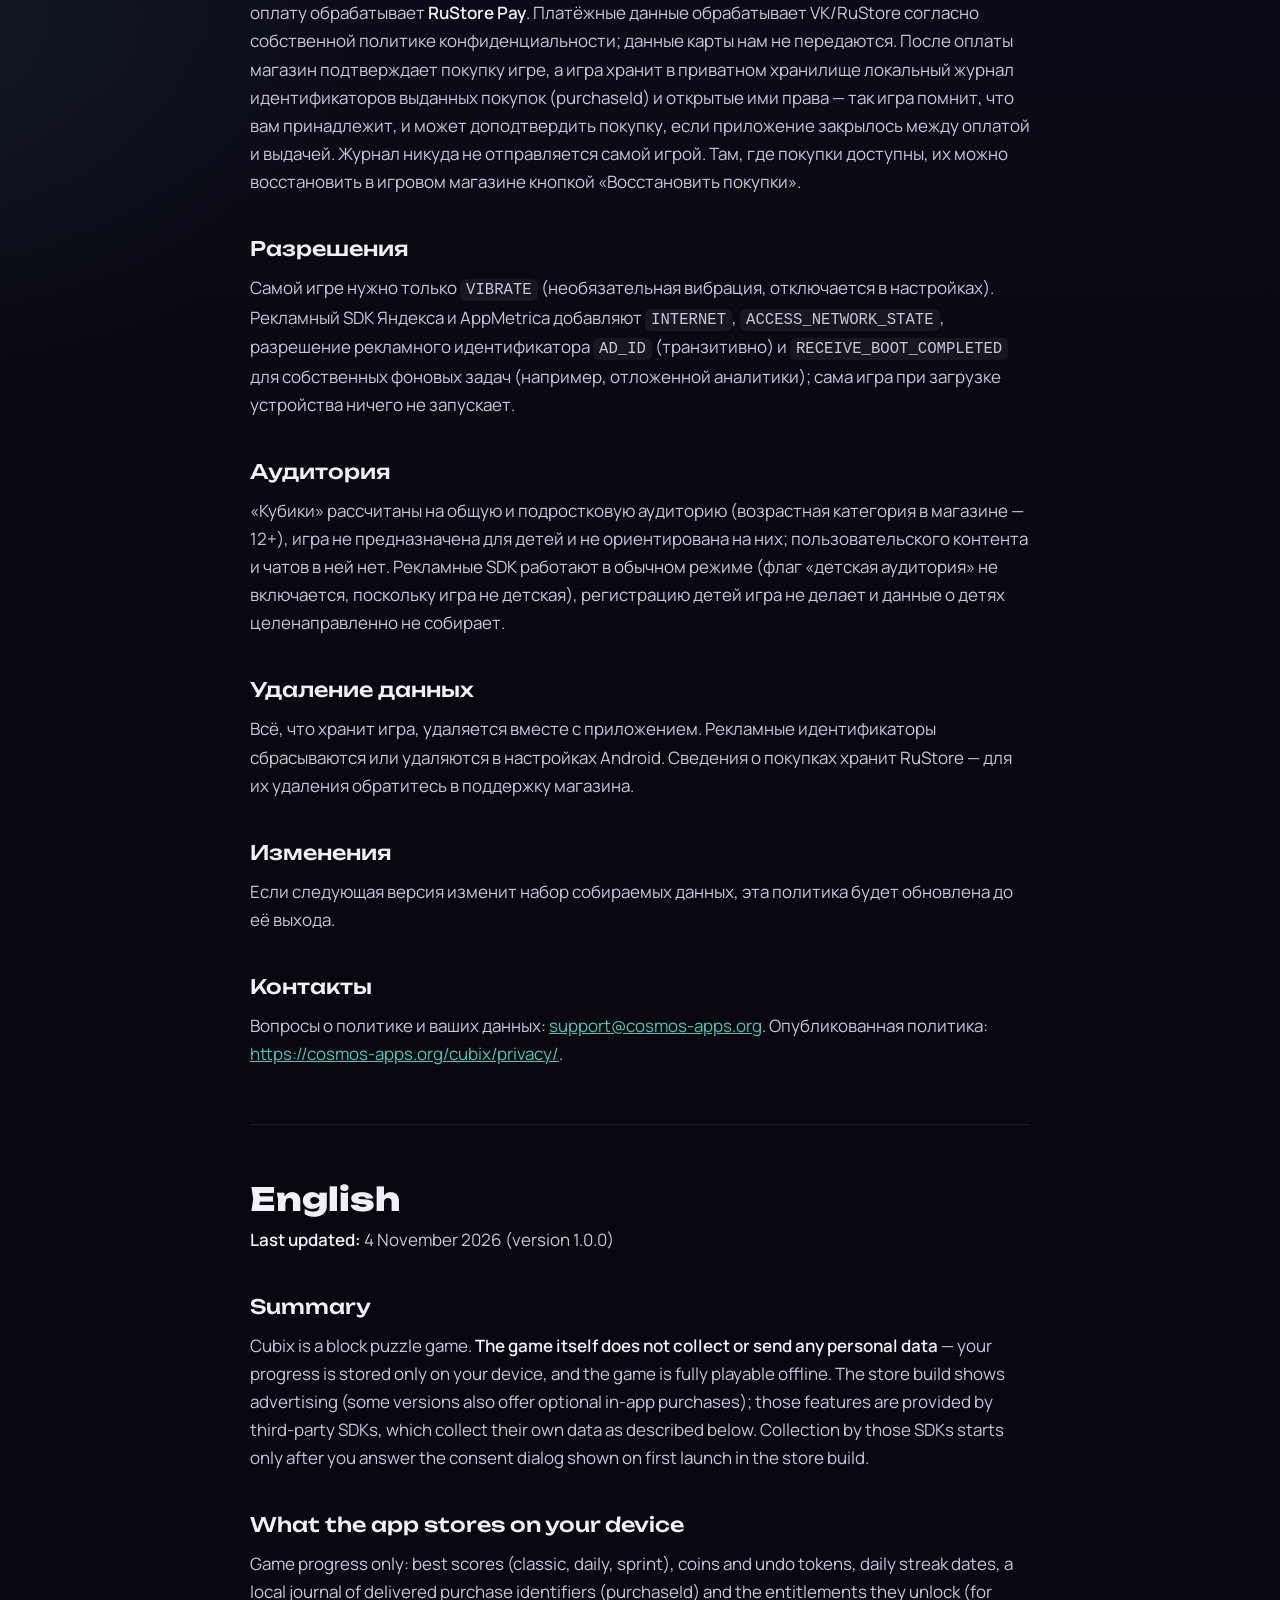
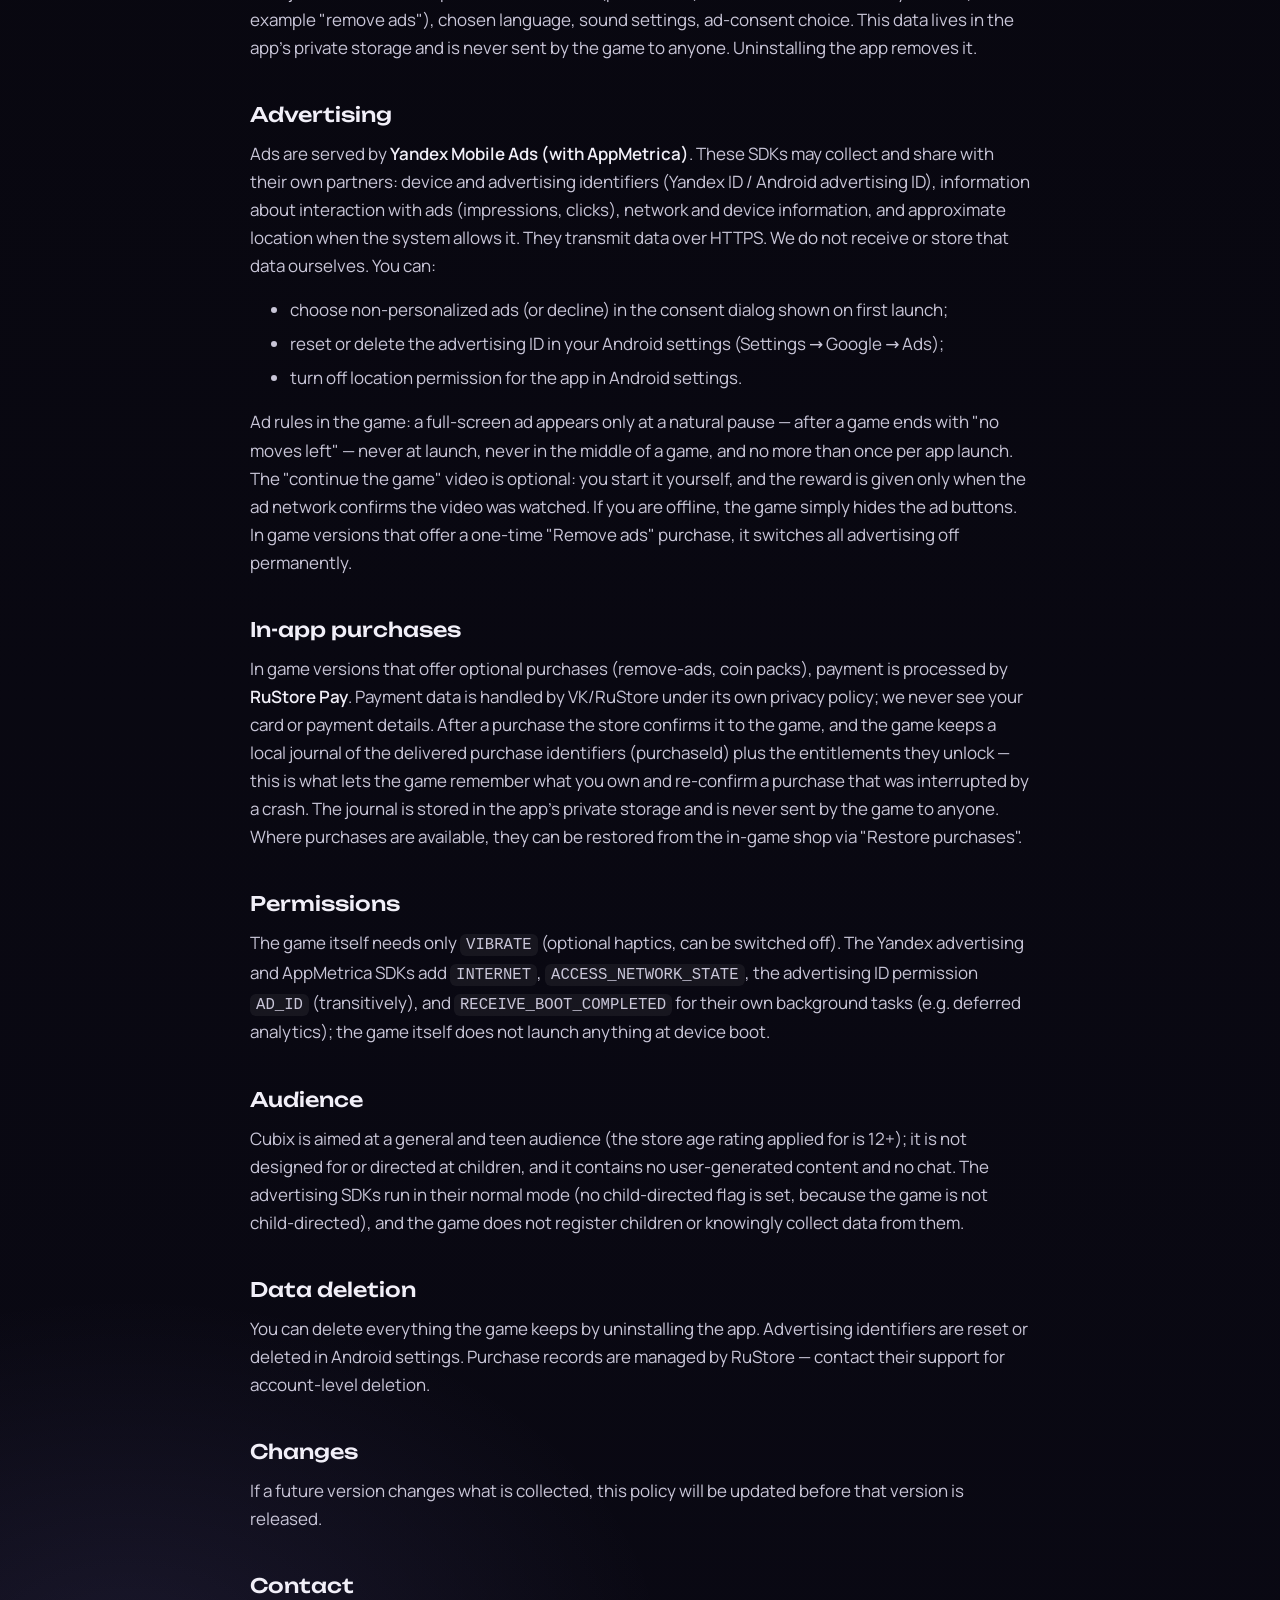
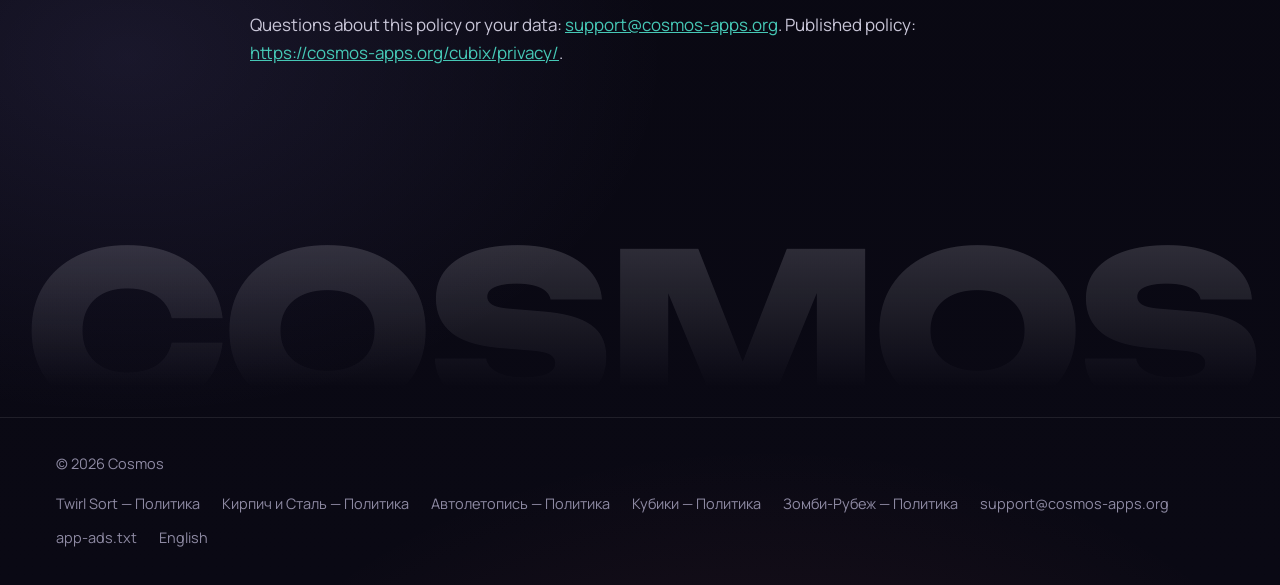
<file: cubix/privacy/index.html>
<!doctype html>
<html lang="ru">
<head>
<meta charset="utf-8">
<meta name="viewport" content="width=device-width, initial-scale=1">
<title>Кубики — Политика конфиденциальности</title>
<meta name="description" content="Cosmos делает аккуратные приложения и игры для Android: честная монетизация, работа без интернета, внимание к деталям.">
<meta name="theme-color" content="#08070f">
<meta property="og:title" content="Кубики — Политика конфиденциальности">
<meta property="og:description" content="Cosmos делает аккуратные приложения и игры для Android: честная монетизация, работа без интернета, внимание к деталям.">
<meta property="og:type" content="website">
<link rel="alternate" hreflang="en" href="https://cosmos-apps.org/en/">
<link rel="icon" href="/assets/favicon.svg" type="image/svg+xml">
<link rel="preload" href="/assets/fonts/unbounded-cyrillic-800-normal.woff2" as="font" type="font/woff2" crossorigin>
<link rel="stylesheet" href="/assets/site.css">
</head>
<body>
<a class="skip" href="#main">К содержимому</a>
<div class="sky" aria-hidden="true"><i class="s1" style="box-shadow:1326px 308px rgba(255,255,255,0.70), 197px 148px rgba(255,255,255,0.91), 385px 748px rgba(255,255,255,0.79), 2078px 439px rgba(255,255,255,0.52), 1776px 856px rgba(255,255,255,0.53), 371px 1128px rgba(255,255,255,0.71), 2316px 253px rgba(255,255,255,0.97), 2387px 126px rgba(255,255,255,0.79), 1624px 101px rgba(255,255,255,0.99), 190px 1140px rgba(255,255,255,0.93), 1186px 858px rgba(255,255,255,0.57), 482px 1169px rgba(255,255,255,0.65), 740px 211px rgba(255,255,255,0.79), 769px 762px rgba(255,255,255,0.55), 257px 1155px rgba(255,255,255,0.53), 843px 1016px rgba(255,255,255,0.84), 1751px 1591px rgba(255,255,255,0.66), 2398px 928px rgba(255,255,255,0.68), 1017px 368px rgba(255,255,255,0.85), 999px 167px rgba(255,255,255,0.79), 2151px 1013px rgba(255,255,255,0.94), 1838px 589px rgba(255,255,255,0.80), 299px 241px rgba(255,255,255,0.76), 675px 1550px rgba(255,255,255,0.67), 2002px 863px rgba(255,255,255,0.52), 317px 1565px rgba(255,255,255,0.78), 1285px 696px rgba(255,255,255,0.85), 2034px 1187px rgba(255,255,255,0.90), 281px 191px rgba(255,255,255,0.97), 1941px 1427px rgba(255,255,255,0.83), 248px 1497px rgba(255,255,255,0.85), 2367px 1395px rgba(255,255,255,0.91), 1165px 1467px rgba(255,255,255,0.69), 1421px 46px rgba(255,255,255,0.97), 1455px 344px rgba(255,255,255,0.81), 2022px 120px rgba(255,255,255,0.61), 1177px 264px rgba(255,255,255,0.87), 1629px 800px rgba(255,255,255,0.96), 2033px 165px rgba(255,255,255,0.58), 1645px 1125px rgba(255,255,255,0.64), 560px 881px rgba(255,255,255,0.93), 1140px 1446px rgba(255,255,255,0.71), 1469px 1398px rgba(255,255,255,0.94), 945px 309px rgba(255,255,255,0.54), 619px 475px rgba(255,255,255,0.83), 49px 993px rgba(255,255,255,0.92), 746px 538px rgba(255,255,255,0.64), 596px 858px rgba(255,255,255,0.77), 2319px 652px rgba(255,255,255,0.98), 2111px 1264px rgba(255,255,255,0.83), 221px 935px rgba(255,255,255,0.95), 2290px 803px rgba(255,255,255,0.70), 1614px 212px rgba(255,255,255,0.74), 1640px 127px rgba(255,255,255,0.60), 855px 902px rgba(255,255,255,0.58), 1392px 1230px rgba(255,255,255,0.53), 0px 1160px rgba(255,255,255,0.58), 415px 744px rgba(255,255,255,0.81), 288px 425px rgba(255,255,255,0.81), 608px 1299px rgba(255,255,255,0.63), 1422px 1233px rgba(255,255,255,0.68), 503px 236px rgba(255,255,255,0.92), 1908px 983px rgba(255,255,255,0.74), 351px 295px rgba(255,255,255,0.55), 1403px 1516px rgba(255,255,255,0.63), 661px 1057px rgba(255,255,255,0.51), 2163px 740px rgba(255,255,255,0.57), 2224px 55px rgba(255,255,255,0.88), 1220px 1316px rgba(255,255,255,0.93), 1069px 1061px rgba(255,255,255,0.68), 684px 728px rgba(255,255,255,0.89), 2181px 1109px rgba(255,255,255,0.89), 1350px 1303px rgba(255,255,255,0.61), 799px 490px rgba(255,255,255,0.91), 928px 409px rgba(255,255,255,0.76), 1456px 1497px rgba(255,255,255,0.51), 114px 572px rgba(255,255,255,0.74), 793px 1418px rgba(255,255,255,0.80), 1410px 915px rgba(255,255,255,0.90), 1431px 746px rgba(255,255,255,0.54), 418px 464px rgba(255,255,255,0.74), 1383px 418px rgba(255,255,255,0.74), 7px 981px rgba(255,255,255,0.95), 1409px 1317px rgba(255,255,255,0.54), 491px 795px rgba(255,255,255,0.89), 816px 979px rgba(255,255,255,0.94), 1777px 1302px rgba(255,255,255,0.67), 1621px 948px rgba(255,255,255,0.70), 347px 1484px rgba(255,255,255,0.58), 520px 56px rgba(255,255,255,0.58), 1906px 1343px rgba(255,255,255,0.57), 1942px 1346px rgba(255,255,255,0.97), 638px 1123px rgba(255,255,255,0.77), 87px 29px rgba(255,255,255,0.90), 420px 1078px rgba(255,255,255,0.87), 570px 888px rgba(255,255,255,0.99), 797px 432px rgba(255,255,255,0.51), 871px 599px rgba(255,255,255,0.75), 1335px 531px rgba(255,255,255,0.77), 536px 124px rgba(255,255,255,0.96), 1449px 938px rgba(255,255,255,0.83), 2116px 861px rgba(255,255,255,0.91), 2054px 267px rgba(255,255,255,0.77), 2144px 1045px rgba(255,255,255,0.51), 1802px 1590px rgba(255,255,255,0.59), 16px 1589px rgba(255,255,255,0.90), 705px 289px rgba(255,255,255,0.74), 492px 1139px rgba(255,255,255,0.53), 2123px 1086px rgba(255,255,255,0.78), 434px 1147px rgba(255,255,255,0.53), 783px 567px rgba(255,255,255,0.52), 400px 1039px rgba(255,255,255,0.73), 114px 1556px rgba(255,255,255,0.95), 259px 907px rgba(255,255,255,0.66), 2070px 1241px rgba(255,255,255,0.76), 1135px 926px rgba(255,255,255,0.75), 1958px 1039px rgba(255,255,255,0.97), 2143px 531px rgba(255,255,255,0.96), 829px 916px rgba(255,255,255,0.57), 498px 803px rgba(255,255,255,0.72), 297px 1374px rgba(255,255,255,0.62), 299px 435px rgba(255,255,255,0.83), 501px 1591px rgba(255,255,255,0.58), 1499px 292px rgba(255,255,255,0.63), 562px 957px rgba(255,255,255,0.61), 385px 815px rgba(255,255,255,0.94), 666px 1367px rgba(255,255,255,0.92), 661px 1446px rgba(255,255,255,0.72), 2111px 827px rgba(255,255,255,0.67), 801px 730px rgba(255,255,255,0.66), 1498px 39px rgba(255,255,255,0.67), 1878px 902px rgba(255,255,255,0.85), 1574px 678px rgba(255,255,255,0.76), 1210px 1049px rgba(255,255,255,0.98), 462px 468px rgba(255,255,255,0.99), 429px 172px rgba(255,255,255,0.63), 162px 1595px rgba(255,255,255,0.59), 530px 864px rgba(255,255,255,0.92), 1059px 831px rgba(255,255,255,0.57), 2108px 1168px rgba(255,255,255,0.75), 1339px 183px rgba(255,255,255,0.64), 750px 871px rgba(255,255,255,0.95), 1101px 34px rgba(255,255,255,0.82), 1067px 171px rgba(255,255,255,0.80), 910px 136px rgba(255,255,255,0.63), 498px 929px rgba(255,255,255,0.51), 2265px 855px rgba(255,255,255,0.96), 1097px 1273px rgba(255,255,255,0.56), 2158px 1453px rgba(255,255,255,0.62), 448px 330px rgba(255,255,255,0.63), 741px 413px rgba(255,255,255,0.97), 1249px 1087px rgba(255,255,255,0.88), 1187px 912px rgba(255,255,255,0.75), 728px 554px rgba(255,255,255,0.67), 74px 512px rgba(255,255,255,0.52), 75px 1501px rgba(255,255,255,0.75), 776px 1053px rgba(255,255,255,0.74), 1831px 217px rgba(255,255,255,0.83), 1770px 1344px rgba(255,255,255,0.75), 1610px 1037px rgba(255,255,255,0.65), 881px 470px rgba(255,255,255,0.67), 572px 828px rgba(255,255,255,0.99), 222px 265px rgba(255,255,255,0.51), 1046px 882px rgba(255,255,255,0.58), 346px 1362px rgba(255,255,255,0.92), 2072px 1373px rgba(255,255,255,0.99), 992px 1418px rgba(255,255,255,0.65), 1881px 379px rgba(255,255,255,0.58), 1826px 7px rgba(255,255,255,0.63), 1347px 1120px rgba(255,255,255,0.66)"></i><i class="s2" style="box-shadow:141px 633px rgba(255,255,255,0.61), 749px 2px rgba(255,255,255,0.67), 343px 972px rgba(255,255,255,0.64), 823px 508px rgba(255,255,255,0.75), 20px 186px rgba(255,255,255,0.63), 367px 294px rgba(255,255,255,0.70), 170px 806px rgba(255,255,255,0.51), 1246px 1289px rgba(255,255,255,0.62), 2398px 1083px rgba(255,255,255,0.93), 635px 1346px rgba(255,255,255,0.95), 1595px 1565px rgba(255,255,255,0.66), 2024px 306px rgba(255,255,255,0.64), 592px 89px rgba(255,255,255,0.91), 2101px 1284px rgba(255,255,255,0.71), 2070px 285px rgba(255,255,255,0.95), 2065px 1164px rgba(255,255,255,0.92), 65px 1405px rgba(255,255,255,0.79), 941px 174px rgba(255,255,255,0.52), 545px 1304px rgba(255,255,255,0.68), 429px 771px rgba(255,255,255,0.92), 2287px 103px rgba(255,255,255,0.81), 2176px 1394px rgba(255,255,255,0.62), 1080px 6px rgba(255,255,255,0.73), 287px 1532px rgba(255,255,255,0.97), 2192px 188px rgba(255,255,255,0.83), 270px 1527px rgba(255,255,255,0.87), 1032px 152px rgba(255,255,255,0.92), 961px 1493px rgba(255,255,255,0.88), 945px 1515px rgba(255,255,255,0.82), 1885px 1011px rgba(255,255,255,0.92), 314px 981px rgba(255,255,255,0.96), 1176px 1570px rgba(255,255,255,0.52), 812px 158px rgba(255,255,255,0.80), 1358px 520px rgba(255,255,255,0.83), 1246px 1272px rgba(255,255,255,0.78), 51px 987px rgba(255,255,255,0.53), 1100px 1376px rgba(255,255,255,0.55), 891px 1383px rgba(255,255,255,0.74), 2115px 584px rgba(255,255,255,0.73), 1910px 1571px rgba(255,255,255,0.56), 2249px 408px rgba(255,255,255,0.66), 351px 968px rgba(255,255,255,0.51), 1879px 156px rgba(255,255,255,0.91), 1840px 550px rgba(255,255,255,0.69), 863px 152px rgba(255,255,255,0.79), 580px 1530px rgba(255,255,255,0.76), 1472px 271px rgba(255,255,255,0.80), 2083px 572px rgba(255,255,255,0.94), 1495px 473px rgba(255,255,255,0.75), 1991px 807px rgba(255,255,255,0.51), 14px 1006px rgba(255,255,255,0.84), 1660px 618px rgba(255,255,255,0.86), 1704px 704px rgba(255,255,255,0.69), 495px 678px rgba(255,255,255,0.50), 1385px 815px rgba(255,255,255,0.56), 801px 1460px rgba(255,255,255,0.51), 1187px 518px rgba(255,255,255,0.69), 1609px 799px rgba(255,255,255,1.00), 312px 738px rgba(255,255,255,0.96), 1127px 98px rgba(255,255,255,0.64), 211px 1355px rgba(255,255,255,0.64), 609px 510px rgba(255,255,255,0.99), 1786px 1046px rgba(255,255,255,0.66), 1529px 876px rgba(255,255,255,0.94), 1638px 1134px rgba(255,255,255,0.77), 330px 101px rgba(255,255,255,0.97), 1682px 923px rgba(255,255,255,0.81), 567px 1319px rgba(255,255,255,0.93), 1988px 100px rgba(255,255,255,0.96), 2253px 260px rgba(255,255,255,0.59)"></i><i class="s3" style="box-shadow:1699px 703px rgba(255,255,255,0.64), 1047px 1513px rgba(255,255,255,0.87), 1065px 831px rgba(255,255,255,0.83), 1232px 989px rgba(255,255,255,0.78), 1615px 245px rgba(255,255,255,0.58), 662px 153px rgba(255,255,255,0.60), 2036px 1127px rgba(255,255,255,0.61), 1363px 1554px rgba(255,255,255,0.72), 571px 1121px rgba(255,255,255,0.60), 371px 357px rgba(255,255,255,0.67), 373px 653px rgba(255,255,255,0.62), 1058px 1166px rgba(255,255,255,0.60), 82px 1535px rgba(255,255,255,0.94), 1568px 847px rgba(255,255,255,0.87), 860px 771px rgba(255,255,255,0.64), 254px 1020px rgba(255,255,255,0.64), 1475px 257px rgba(255,255,255,0.84), 2167px 1289px rgba(255,255,255,0.90), 884px 189px rgba(255,255,255,0.64), 1017px 787px rgba(255,255,255,0.70), 1826px 884px rgba(255,255,255,0.98), 89px 260px rgba(255,255,255,0.52), 1938px 1202px rgba(255,255,255,0.74), 299px 801px rgba(255,255,255,0.97)"></i></div>
<header class="top"><div class="wrap">
  <a class="brand" href="/"><svg viewBox="0 0 26 26" aria-hidden="true"><circle cx="13" cy="13" r="10" fill="none" stroke="url(#lg)" stroke-width="2.4"/><circle cx="21.5" cy="8" r="3" fill="#f3b24a"/><defs><linearGradient id="lg" x1="0" y1="0" x2="1" y2="1"><stop offset="0" stop-color="#a597ff"/><stop offset="1" stop-color="#46c8b6"/></linearGradient></defs></svg>COSMOS</a>
  <nav class="nav" aria-label="Основная навигация">
    <a href="/#products">Продукты</a>
    <a class="hide-sm" href="/#principles">Принципы</a>
    <a class="lang" href="/en/" hreflang="en" lang="en">EN</a>
  </nav>
</div></header>
<main id="main" class="doc"><div class="wrap">
  <div class="doc-head">
    <img src="/assets/img/cubix/icon.webp" width="56" height="56" alt="">
    <div><p class="kicker">Кубики</p><h1>Политика конфиденциальности</h1></div>
  </div>
  <nav class="toc" aria-label="Language"><a class="chip" href="#ru">Русский</a><a class="chip" href="#en">English</a><a class="chip" href="/">← На главную</a></nav>
  <div class="prose"><div id="ru" lang="ru">
<h1>Русский</h1>
<p><strong>Дата обновления:</strong> 4 ноября 2026 г. (версия 1.0.0)</p>

<h2>Коротко</h2>
<p>«Кубики» — головоломка с фигурами из блоков. <strong>Сама игра ничего не собирает и никуда не
отправляет</strong>: прогресс хранится только на устройстве, игра полностью доступна без интернета.
В сборке для магазина есть реклама (в некоторых версиях — также необязательные покупки);
эти возможности обеспечивают сторонние SDK,
которые собирают свои данные (описание ниже). Сбор данных этими SDK начинается только после того,
как вы ответите на диалог согласия при первом запуске.</p>

<h2>Что хранит приложение</h2>
<p>Только игровой прогресс: рекорды (классика, ежедневка, спринт), монеты и жетоны отмены, даты
ежедневной серии, журнал идентификаторов выданных покупок (purchaseId) и открытые ими права
(например «Отключить рекламу»), выбранный язык, настройки звука,
выбор согласия на рекламу. Всё это лежит в приватном хранилище приложения и никуда не отправляется
самой игрой. При удалении приложения данные удаляются.</p>

<h2>Реклама</h2>
<p>Рекламу показывает <strong>«Яндекс Рекламная сеть» (вместе с AppMetrica)</strong>. Эти SDK могут
собирать и передавать своим партнёрам: идентификаторы устройства и рекламный идентификатор
(Яндекс ID / рекламный идентификатор Android), данные о взаимодействии с рекламой (показы, клики),
сведения о сети и устройстве, приблизительное местоположение — если оно разрешено в системе.
Передача идёт по HTTPS. Мы эти данные не получаем и не храним. Вы можете:</p>
<ul>
<li>выбрать обезличенную рекламу (или отказаться) в диалоге согласия при первом запуске;</li>
<li>сбросить или удалить рекламный идентификатор в настройках Android (Настройки → Google → Реклама);</li>
<li>запретить приложению разрешение «Геолокация» в настройках Android.</li>
</ul>
<p>Правила рекламы в игре: полноэкранное объявление показывается только в естественной паузе —
после завершения партии «ходов нет», — никогда при запуске, никогда посреди партии и не чаще одного
раза за запуск приложения. Видео «продолжить партию» необязательное: вы запускаете его сами, и награда выдаётся
только когда рекламная сеть подтвердила просмотр. Без интернета игра просто скрывает кнопки
рекламы. В тех версиях игры, где доступна разовая покупка «Отключить рекламу», она навсегда
выключает всю рекламу.</p>

<h2>Покупки в приложении</h2>
<p>В тех версиях игры, где есть необязательные покупки (отключение рекламы, наборы монет), оплату
обрабатывает <strong>RuStore Pay</strong>. Платёжные данные обрабатывает VK/RuStore согласно
собственной политике конфиденциальности; данные карты нам не передаются. После оплаты магазин
подтверждает покупку игре, а игра хранит в приватном хранилище локальный журнал идентификаторов
выданных покупок (purchaseId) и открытые ими права — так игра помнит, что вам принадлежит, и может
доподтвердить покупку, если приложение закрылось между оплатой и выдачей. Журнал никуда не
отправляется самой игрой. Там, где покупки доступны, их можно восстановить в игровом магазине
кнопкой «Восстановить покупки».</p>

<h2>Разрешения</h2>
<p>Самой игре нужно только <code>VIBRATE</code> (необязательная вибрация, отключается в настройках).
Рекламный SDK Яндекса и AppMetrica добавляют <code>INTERNET</code>, <code>ACCESS_NETWORK_STATE</code>,
разрешение рекламного идентификатора <code>AD_ID</code> (транзитивно) и
<code>RECEIVE_BOOT_COMPLETED</code> для собственных фоновых задач (например, отложенной аналитики);
сама игра при загрузке устройства ничего не запускает.</p>

<h2>Аудитория</h2>
<p>«Кубики» рассчитаны на общую и подростковую аудиторию (возрастная категория в магазине — 12+),
игра не предназначена для детей и не ориентирована на них; пользовательского контента и чатов в ней
нет. Рекламные SDK работают в обычном режиме (флаг «детская аудитория» не включается, поскольку
игра не детская), регистрацию детей игра не делает и данные о детях целенаправленно не
собирает.</p>

<h2>Удаление данных</h2>
<p>Всё, что хранит игра, удаляется вместе с приложением. Рекламные идентификаторы сбрасываются или
удаляются в настройках Android. Сведения о покупках хранит RuStore — для их удаления обратитесь в
поддержку магазина.</p>

<h2>Изменения</h2>
<p>Если следующая версия изменит набор собираемых данных, эта политика будет обновлена до её выхода.</p>

<h2>Контакты</h2>
<p>Вопросы о политике и ваших данных: <a href="mailto:support@cosmos-apps.org">support@cosmos-apps.org</a>. Опубликованная политика: <a href="https://cosmos-apps.org/cubix/privacy/">https://cosmos-apps.org/cubix/privacy/</a>.</p>
</div><hr><div id="en" lang="en">

<h1>English</h1>
<p><strong>Last updated:</strong> 4 November 2026 (version 1.0.0)</p>

<h2>Summary</h2>
<p>Cubix is a block puzzle game. <strong>The game itself does not collect or send any personal
data</strong> — your progress is stored only on your device, and the game is fully playable
offline. The store build shows advertising (some versions also offer optional in-app purchases);
those features are provided by third-party SDKs, which collect their own data as described below.
Collection by those SDKs starts only after you answer the consent dialog shown on first launch in
the store build.</p>

<h2>What the app stores on your device</h2>
<p>Game progress only: best scores (classic, daily, sprint), coins and undo tokens, daily streak
dates, a local journal of delivered purchase identifiers (purchaseId) and the entitlements they
unlock (for example "remove ads"), chosen language, sound settings,
ad-consent choice. This data lives in the app's private storage and is never sent by the game to
anyone. Uninstalling the app removes it.</p>

<h2>Advertising</h2>
<p>Ads are served by <strong>Yandex Mobile Ads (with AppMetrica)</strong>. These SDKs may collect
and share with their own partners: device and advertising identifiers (Yandex ID / Android
advertising ID), information about interaction with ads (impressions, clicks), network and device
information, and approximate location when the system allows it. They transmit data over HTTPS.
We do not receive or store that data ourselves. You can:</p>
<ul>
<li>choose non-personalized ads (or decline) in the consent dialog shown on first launch;</li>
<li>reset or delete the advertising ID in your Android settings (Settings → Google → Ads);</li>
<li>turn off location permission for the app in Android settings.</li>
</ul>
<p>Ad rules in the game: a full-screen ad appears only at a natural pause — after a game ends with
"no moves left" — never at launch, never in the middle of a game, and no more than once per app
launch. The "continue the game" video is optional: you start it yourself, and the reward is given
only when the ad network confirms the video was watched. If you are offline, the game simply hides
the ad buttons. In game versions that offer a one-time "Remove ads" purchase, it switches all
advertising off permanently.</p>

<h2>In-app purchases</h2>
<p>In game versions that offer optional purchases (remove-ads, coin packs), payment is processed by
<strong>RuStore Pay</strong>. Payment data is handled by VK/RuStore under its own privacy policy; we
never see your card or payment details. After a purchase the store confirms it to the game, and the
game keeps a local journal of the delivered purchase identifiers (purchaseId) plus the entitlements
they unlock — this is what lets the game remember what you own and re-confirm a purchase that was
interrupted by a crash. The journal is stored in the app's private storage and is never sent by the
game to anyone. Where purchases are available, they can be restored from the in-game shop via
"Restore purchases".</p>

<h2>Permissions</h2>
<p>The game itself needs only <code>VIBRATE</code> (optional haptics, can be switched off).
The Yandex advertising and AppMetrica SDKs add <code>INTERNET</code>,
<code>ACCESS_NETWORK_STATE</code>, the advertising ID permission <code>AD_ID</code> (transitively),
and <code>RECEIVE_BOOT_COMPLETED</code> for their own background tasks (e.g. deferred analytics);
the game itself does not launch anything at device boot.</p>

<h2>Audience</h2>
<p>Cubix is aimed at a general and teen audience (the store age rating applied for is 12+); it is
not designed for or directed at children, and it contains no user-generated content and no chat.
The advertising SDKs run in their normal mode (no child-directed flag is set, because the game is
not child-directed), and the game does not register children or knowingly collect data from
them.</p>

<h2>Data deletion</h2>
<p>You can delete everything the game keeps by uninstalling the app. Advertising identifiers are
reset or deleted in Android settings. Purchase records are managed by RuStore — contact their
support for account-level deletion.</p>

<h2>Changes</h2>
<p>If a future version changes what is collected, this policy will be updated before that version
is released.</p>

<h2>Contact</h2>
<p>Questions about this policy or your data: <a href="mailto:support@cosmos-apps.org">support@cosmos-apps.org</a>. Published policy: <a href="https://cosmos-apps.org/cubix/privacy/">https://cosmos-apps.org/cubix/privacy/</a>.</p>

</div></div>
</div></main>
<div class="outro" aria-hidden="true"><p class="word">COSMOS</p></div>
<footer class="foot"><div class="wrap">
  <span>© 2026 Cosmos</span>
  <nav aria-label="Документы">
    <a href="/twirl-sort/privacy/">Twirl Sort — Политика</a><a href="/steelfront/privacy/">Кирпич и Сталь — Политика</a><a href="/autochronika/privacy/">Автолетопись — Политика</a><a href="/cubix/privacy/">Кубики — Политика</a><a href="/zombie-rubezh/privacy/">Зомби-Рубеж — Политика</a>
    <a href="mailto:support@cosmos-apps.org">support@cosmos-apps.org</a>
    <a href="/app-ads.txt">app-ads.txt</a>
    <a href="/en/" hreflang="en">English</a>
  </nav>
</div></footer>
</body>
</html>
</file>
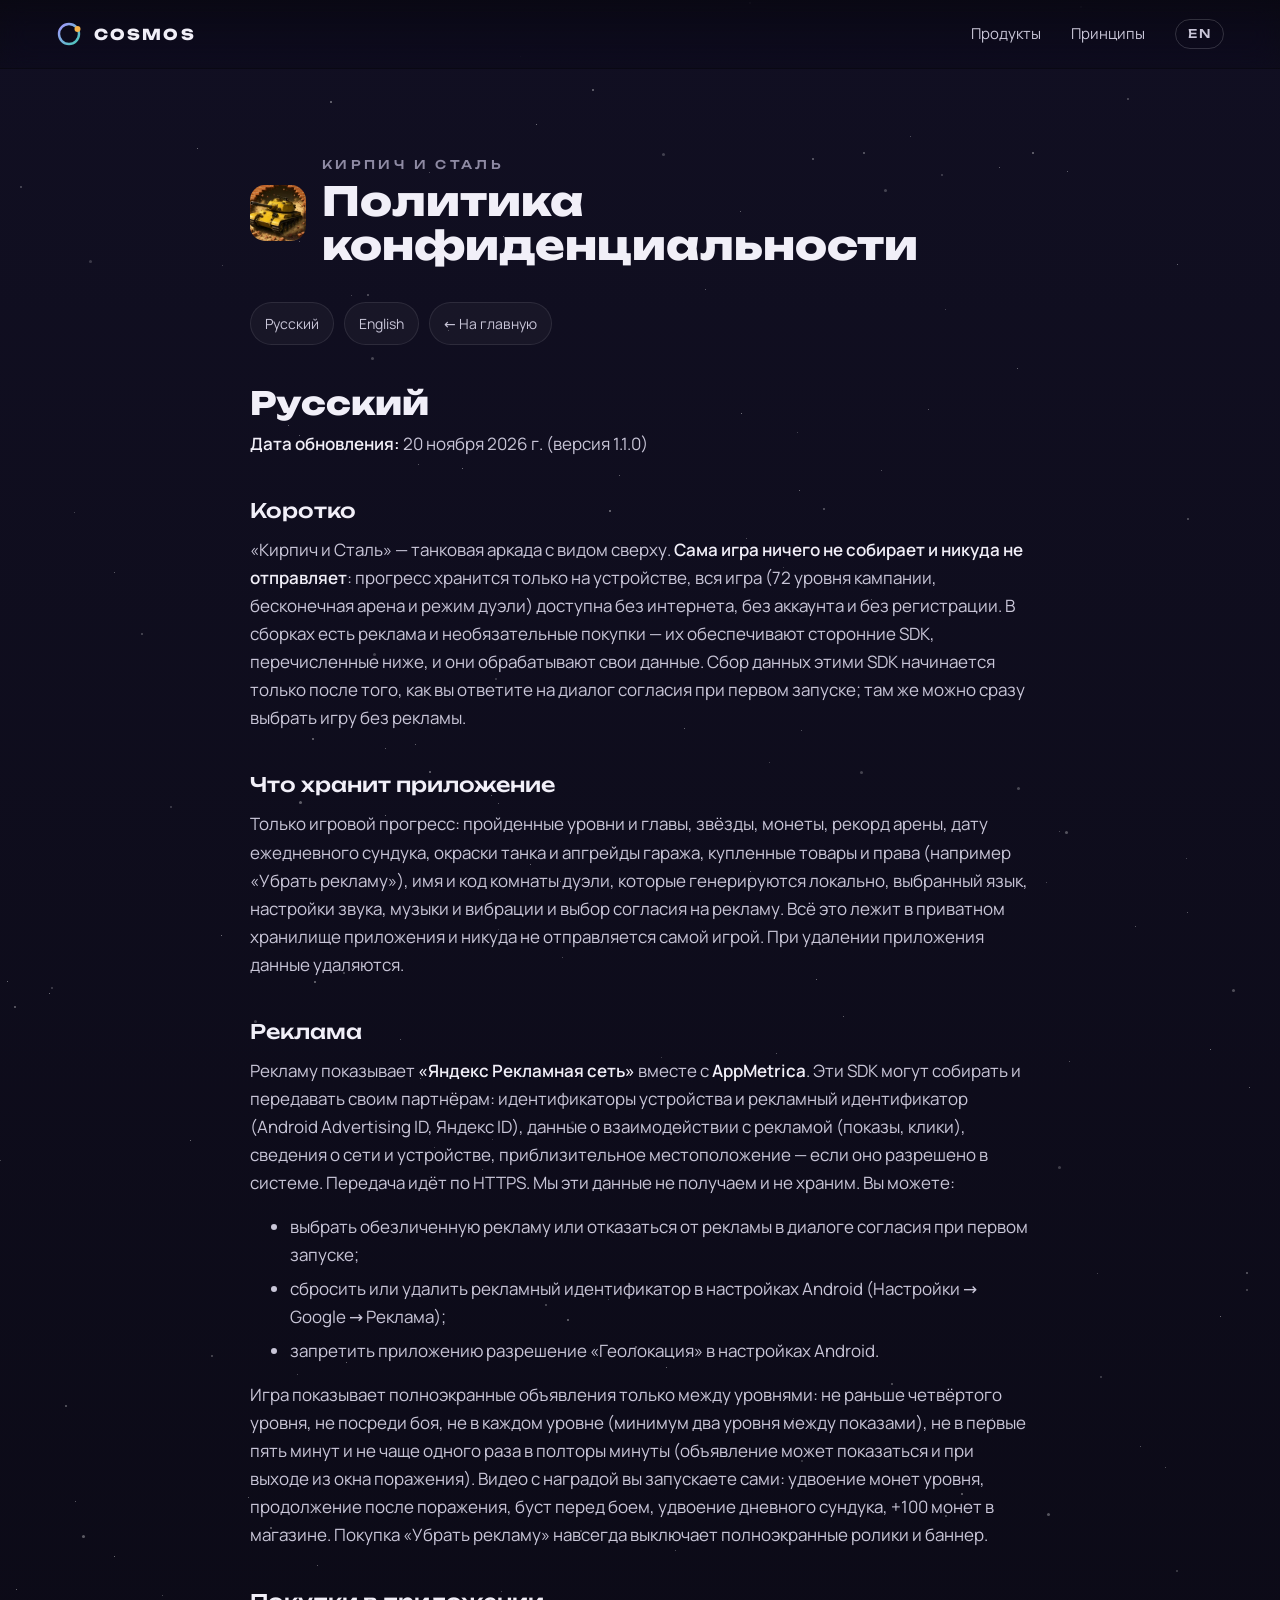
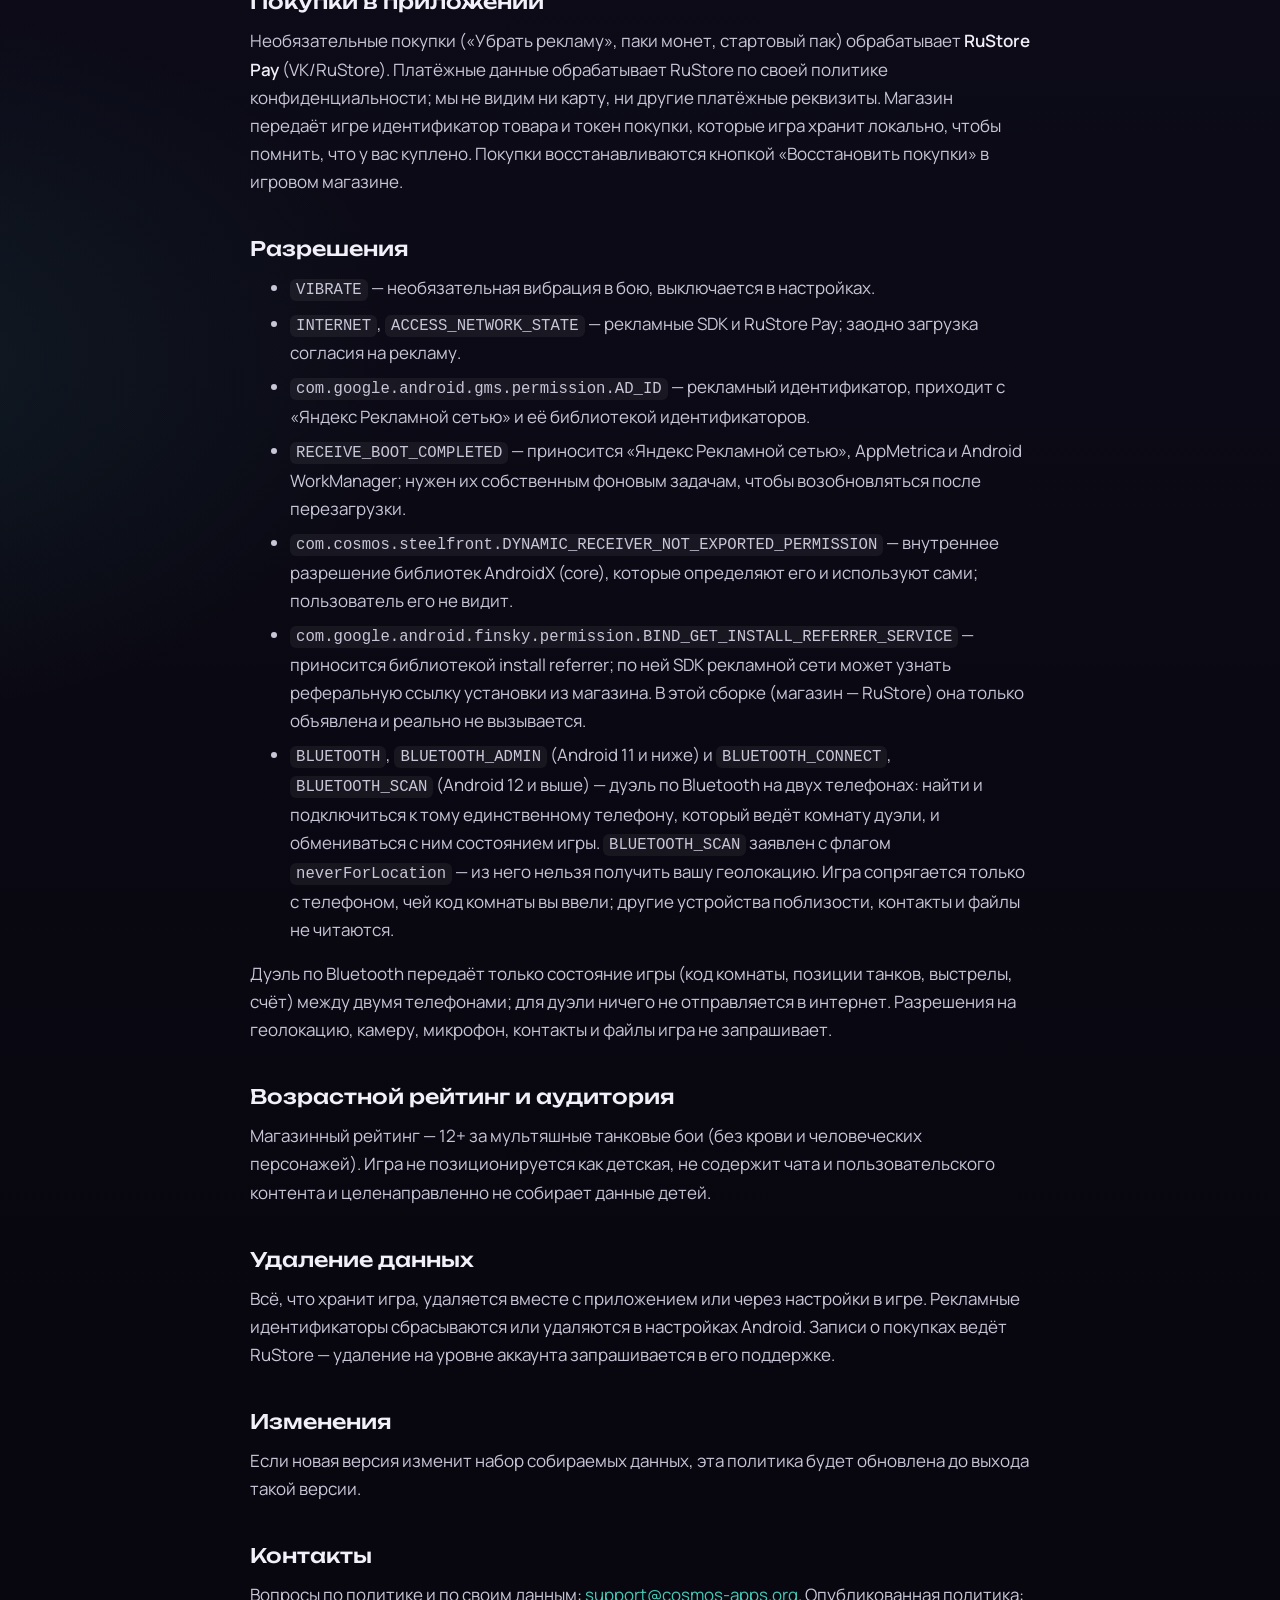
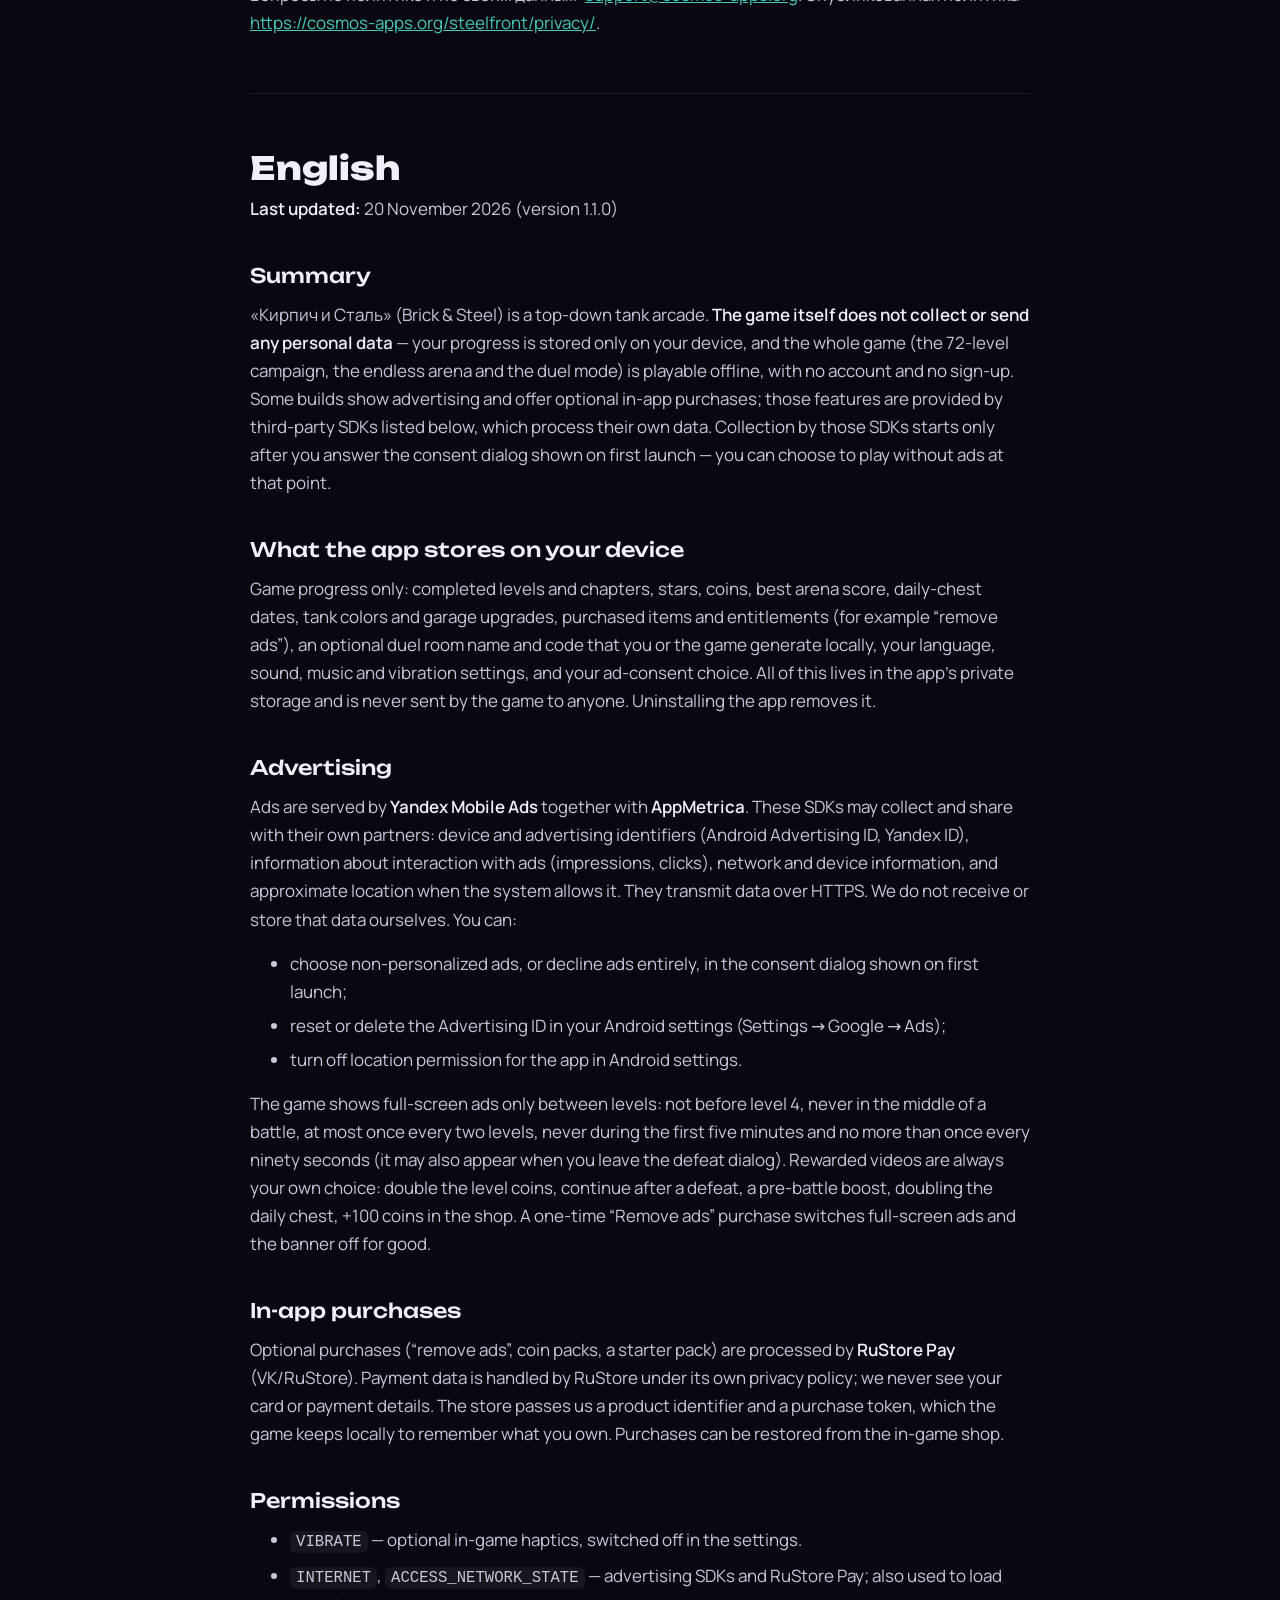
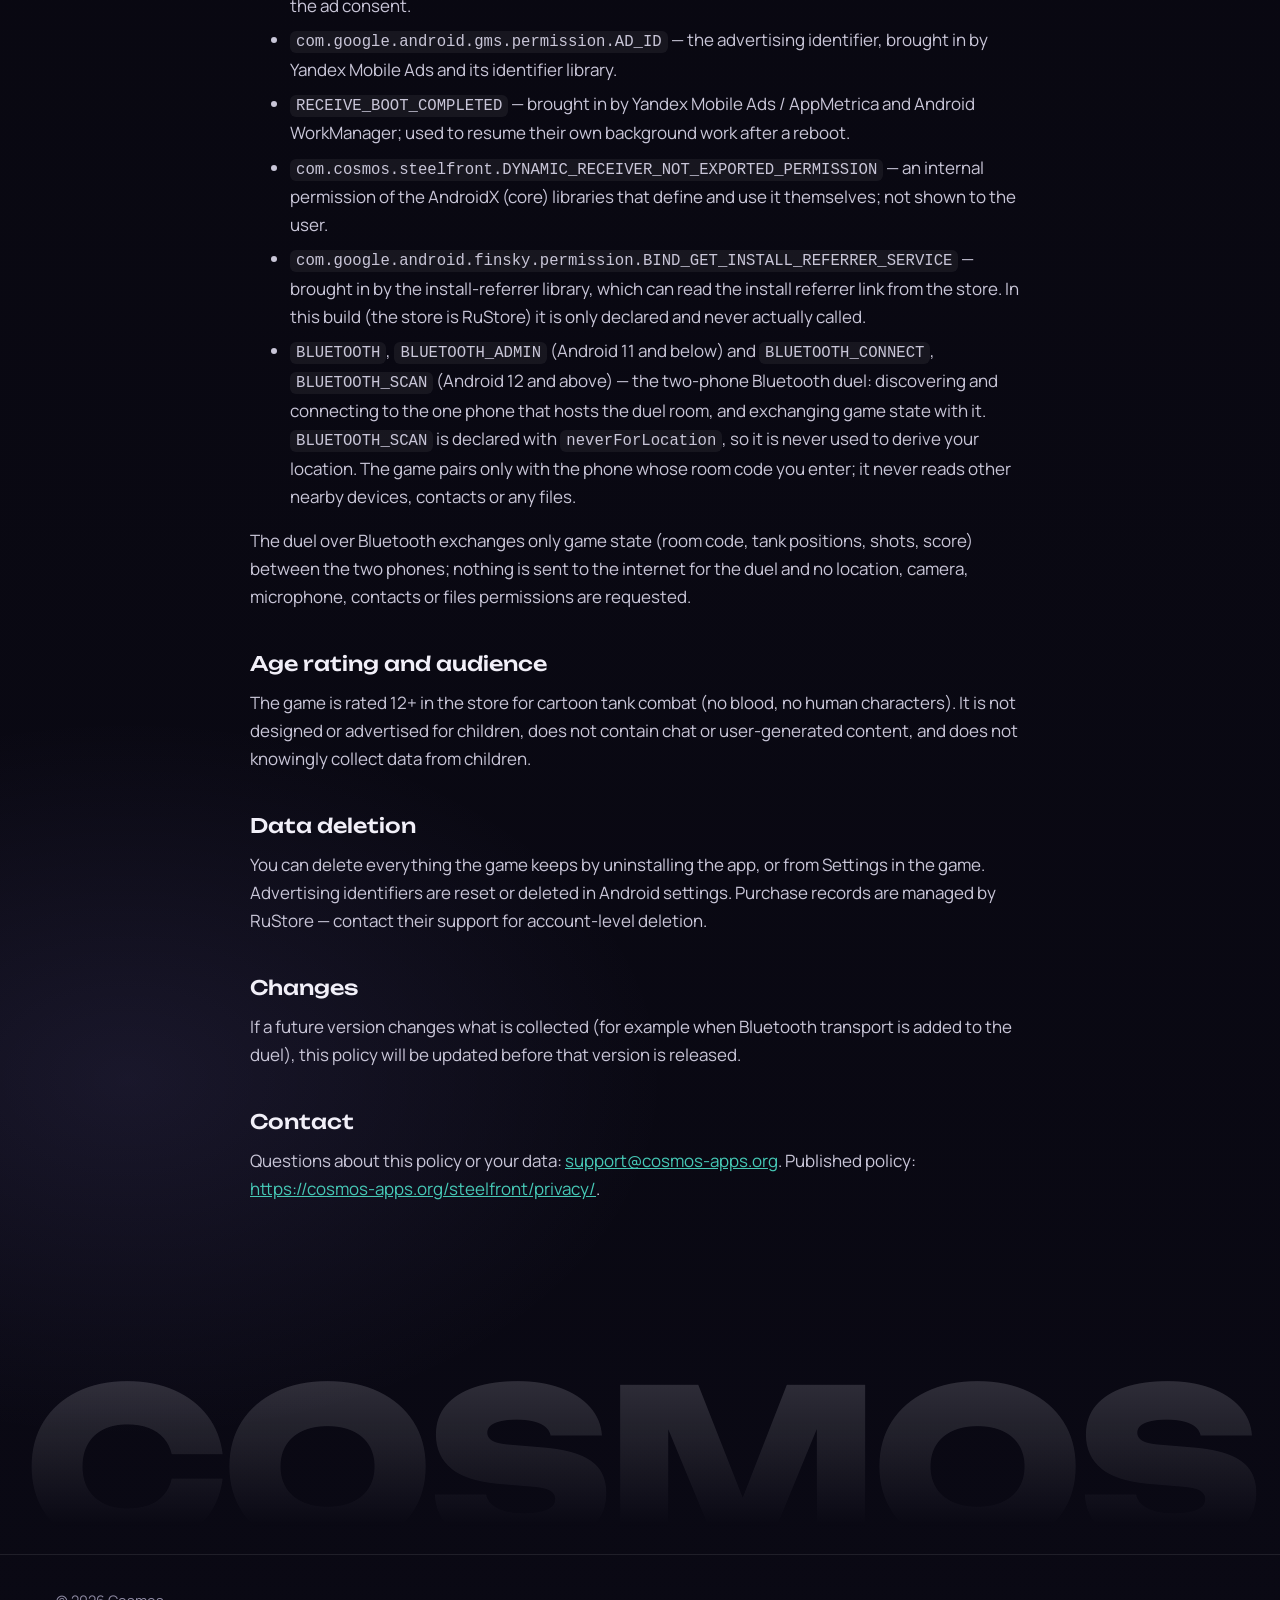
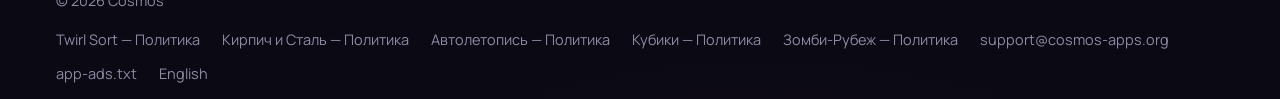
<file: steelfront/privacy/index.html>
<!doctype html>
<html lang="ru">
<head>
<meta charset="utf-8">
<meta name="viewport" content="width=device-width, initial-scale=1">
<title>Кирпич и Сталь — Политика конфиденциальности</title>
<meta name="description" content="Cosmos делает аккуратные приложения и игры для Android: честная монетизация, работа без интернета, внимание к деталям.">
<meta name="theme-color" content="#08070f">
<meta property="og:title" content="Кирпич и Сталь — Политика конфиденциальности">
<meta property="og:description" content="Cosmos делает аккуратные приложения и игры для Android: честная монетизация, работа без интернета, внимание к деталям.">
<meta property="og:type" content="website">
<link rel="alternate" hreflang="en" href="https://cosmos-apps.org/en/">
<link rel="icon" href="/assets/favicon.svg" type="image/svg+xml">
<link rel="preload" href="/assets/fonts/unbounded-cyrillic-800-normal.woff2" as="font" type="font/woff2" crossorigin>
<link rel="stylesheet" href="/assets/site.css">
</head>
<body>
<a class="skip" href="#main">К содержимому</a>
<div class="sky" aria-hidden="true"><i class="s1" style="box-shadow:1326px 308px rgba(255,255,255,0.70), 197px 148px rgba(255,255,255,0.91), 385px 748px rgba(255,255,255,0.79), 2078px 439px rgba(255,255,255,0.52), 1776px 856px rgba(255,255,255,0.53), 371px 1128px rgba(255,255,255,0.71), 2316px 253px rgba(255,255,255,0.97), 2387px 126px rgba(255,255,255,0.79), 1624px 101px rgba(255,255,255,0.99), 190px 1140px rgba(255,255,255,0.93), 1186px 858px rgba(255,255,255,0.57), 482px 1169px rgba(255,255,255,0.65), 740px 211px rgba(255,255,255,0.79), 769px 762px rgba(255,255,255,0.55), 257px 1155px rgba(255,255,255,0.53), 843px 1016px rgba(255,255,255,0.84), 1751px 1591px rgba(255,255,255,0.66), 2398px 928px rgba(255,255,255,0.68), 1017px 368px rgba(255,255,255,0.85), 999px 167px rgba(255,255,255,0.79), 2151px 1013px rgba(255,255,255,0.94), 1838px 589px rgba(255,255,255,0.80), 299px 241px rgba(255,255,255,0.76), 675px 1550px rgba(255,255,255,0.67), 2002px 863px rgba(255,255,255,0.52), 317px 1565px rgba(255,255,255,0.78), 1285px 696px rgba(255,255,255,0.85), 2034px 1187px rgba(255,255,255,0.90), 281px 191px rgba(255,255,255,0.97), 1941px 1427px rgba(255,255,255,0.83), 248px 1497px rgba(255,255,255,0.85), 2367px 1395px rgba(255,255,255,0.91), 1165px 1467px rgba(255,255,255,0.69), 1421px 46px rgba(255,255,255,0.97), 1455px 344px rgba(255,255,255,0.81), 2022px 120px rgba(255,255,255,0.61), 1177px 264px rgba(255,255,255,0.87), 1629px 800px rgba(255,255,255,0.96), 2033px 165px rgba(255,255,255,0.58), 1645px 1125px rgba(255,255,255,0.64), 560px 881px rgba(255,255,255,0.93), 1140px 1446px rgba(255,255,255,0.71), 1469px 1398px rgba(255,255,255,0.94), 945px 309px rgba(255,255,255,0.54), 619px 475px rgba(255,255,255,0.83), 49px 993px rgba(255,255,255,0.92), 746px 538px rgba(255,255,255,0.64), 596px 858px rgba(255,255,255,0.77), 2319px 652px rgba(255,255,255,0.98), 2111px 1264px rgba(255,255,255,0.83), 221px 935px rgba(255,255,255,0.95), 2290px 803px rgba(255,255,255,0.70), 1614px 212px rgba(255,255,255,0.74), 1640px 127px rgba(255,255,255,0.60), 855px 902px rgba(255,255,255,0.58), 1392px 1230px rgba(255,255,255,0.53), 0px 1160px rgba(255,255,255,0.58), 415px 744px rgba(255,255,255,0.81), 288px 425px rgba(255,255,255,0.81), 608px 1299px rgba(255,255,255,0.63), 1422px 1233px rgba(255,255,255,0.68), 503px 236px rgba(255,255,255,0.92), 1908px 983px rgba(255,255,255,0.74), 351px 295px rgba(255,255,255,0.55), 1403px 1516px rgba(255,255,255,0.63), 661px 1057px rgba(255,255,255,0.51), 2163px 740px rgba(255,255,255,0.57), 2224px 55px rgba(255,255,255,0.88), 1220px 1316px rgba(255,255,255,0.93), 1069px 1061px rgba(255,255,255,0.68), 684px 728px rgba(255,255,255,0.89), 2181px 1109px rgba(255,255,255,0.89), 1350px 1303px rgba(255,255,255,0.61), 799px 490px rgba(255,255,255,0.91), 928px 409px rgba(255,255,255,0.76), 1456px 1497px rgba(255,255,255,0.51), 114px 572px rgba(255,255,255,0.74), 793px 1418px rgba(255,255,255,0.80), 1410px 915px rgba(255,255,255,0.90), 1431px 746px rgba(255,255,255,0.54), 418px 464px rgba(255,255,255,0.74), 1383px 418px rgba(255,255,255,0.74), 7px 981px rgba(255,255,255,0.95), 1409px 1317px rgba(255,255,255,0.54), 491px 795px rgba(255,255,255,0.89), 816px 979px rgba(255,255,255,0.94), 1777px 1302px rgba(255,255,255,0.67), 1621px 948px rgba(255,255,255,0.70), 347px 1484px rgba(255,255,255,0.58), 520px 56px rgba(255,255,255,0.58), 1906px 1343px rgba(255,255,255,0.57), 1942px 1346px rgba(255,255,255,0.97), 638px 1123px rgba(255,255,255,0.77), 87px 29px rgba(255,255,255,0.90), 420px 1078px rgba(255,255,255,0.87), 570px 888px rgba(255,255,255,0.99), 797px 432px rgba(255,255,255,0.51), 871px 599px rgba(255,255,255,0.75), 1335px 531px rgba(255,255,255,0.77), 536px 124px rgba(255,255,255,0.96), 1449px 938px rgba(255,255,255,0.83), 2116px 861px rgba(255,255,255,0.91), 2054px 267px rgba(255,255,255,0.77), 2144px 1045px rgba(255,255,255,0.51), 1802px 1590px rgba(255,255,255,0.59), 16px 1589px rgba(255,255,255,0.90), 705px 289px rgba(255,255,255,0.74), 492px 1139px rgba(255,255,255,0.53), 2123px 1086px rgba(255,255,255,0.78), 434px 1147px rgba(255,255,255,0.53), 783px 567px rgba(255,255,255,0.52), 400px 1039px rgba(255,255,255,0.73), 114px 1556px rgba(255,255,255,0.95), 259px 907px rgba(255,255,255,0.66), 2070px 1241px rgba(255,255,255,0.76), 1135px 926px rgba(255,255,255,0.75), 1958px 1039px rgba(255,255,255,0.97), 2143px 531px rgba(255,255,255,0.96), 829px 916px rgba(255,255,255,0.57), 498px 803px rgba(255,255,255,0.72), 297px 1374px rgba(255,255,255,0.62), 299px 435px rgba(255,255,255,0.83), 501px 1591px rgba(255,255,255,0.58), 1499px 292px rgba(255,255,255,0.63), 562px 957px rgba(255,255,255,0.61), 385px 815px rgba(255,255,255,0.94), 666px 1367px rgba(255,255,255,0.92), 661px 1446px rgba(255,255,255,0.72), 2111px 827px rgba(255,255,255,0.67), 801px 730px rgba(255,255,255,0.66), 1498px 39px rgba(255,255,255,0.67), 1878px 902px rgba(255,255,255,0.85), 1574px 678px rgba(255,255,255,0.76), 1210px 1049px rgba(255,255,255,0.98), 462px 468px rgba(255,255,255,0.99), 429px 172px rgba(255,255,255,0.63), 162px 1595px rgba(255,255,255,0.59), 530px 864px rgba(255,255,255,0.92), 1059px 831px rgba(255,255,255,0.57), 2108px 1168px rgba(255,255,255,0.75), 1339px 183px rgba(255,255,255,0.64), 750px 871px rgba(255,255,255,0.95), 1101px 34px rgba(255,255,255,0.82), 1067px 171px rgba(255,255,255,0.80), 910px 136px rgba(255,255,255,0.63), 498px 929px rgba(255,255,255,0.51), 2265px 855px rgba(255,255,255,0.96), 1097px 1273px rgba(255,255,255,0.56), 2158px 1453px rgba(255,255,255,0.62), 448px 330px rgba(255,255,255,0.63), 741px 413px rgba(255,255,255,0.97), 1249px 1087px rgba(255,255,255,0.88), 1187px 912px rgba(255,255,255,0.75), 728px 554px rgba(255,255,255,0.67), 74px 512px rgba(255,255,255,0.52), 75px 1501px rgba(255,255,255,0.75), 776px 1053px rgba(255,255,255,0.74), 1831px 217px rgba(255,255,255,0.83), 1770px 1344px rgba(255,255,255,0.75), 1610px 1037px rgba(255,255,255,0.65), 881px 470px rgba(255,255,255,0.67), 572px 828px rgba(255,255,255,0.99), 222px 265px rgba(255,255,255,0.51), 1046px 882px rgba(255,255,255,0.58), 346px 1362px rgba(255,255,255,0.92), 2072px 1373px rgba(255,255,255,0.99), 992px 1418px rgba(255,255,255,0.65), 1881px 379px rgba(255,255,255,0.58), 1826px 7px rgba(255,255,255,0.63), 1347px 1120px rgba(255,255,255,0.66)"></i><i class="s2" style="box-shadow:141px 633px rgba(255,255,255,0.61), 749px 2px rgba(255,255,255,0.67), 343px 972px rgba(255,255,255,0.64), 823px 508px rgba(255,255,255,0.75), 20px 186px rgba(255,255,255,0.63), 367px 294px rgba(255,255,255,0.70), 170px 806px rgba(255,255,255,0.51), 1246px 1289px rgba(255,255,255,0.62), 2398px 1083px rgba(255,255,255,0.93), 635px 1346px rgba(255,255,255,0.95), 1595px 1565px rgba(255,255,255,0.66), 2024px 306px rgba(255,255,255,0.64), 592px 89px rgba(255,255,255,0.91), 2101px 1284px rgba(255,255,255,0.71), 2070px 285px rgba(255,255,255,0.95), 2065px 1164px rgba(255,255,255,0.92), 65px 1405px rgba(255,255,255,0.79), 941px 174px rgba(255,255,255,0.52), 545px 1304px rgba(255,255,255,0.68), 429px 771px rgba(255,255,255,0.92), 2287px 103px rgba(255,255,255,0.81), 2176px 1394px rgba(255,255,255,0.62), 1080px 6px rgba(255,255,255,0.73), 287px 1532px rgba(255,255,255,0.97), 2192px 188px rgba(255,255,255,0.83), 270px 1527px rgba(255,255,255,0.87), 1032px 152px rgba(255,255,255,0.92), 961px 1493px rgba(255,255,255,0.88), 945px 1515px rgba(255,255,255,0.82), 1885px 1011px rgba(255,255,255,0.92), 314px 981px rgba(255,255,255,0.96), 1176px 1570px rgba(255,255,255,0.52), 812px 158px rgba(255,255,255,0.80), 1358px 520px rgba(255,255,255,0.83), 1246px 1272px rgba(255,255,255,0.78), 51px 987px rgba(255,255,255,0.53), 1100px 1376px rgba(255,255,255,0.55), 891px 1383px rgba(255,255,255,0.74), 2115px 584px rgba(255,255,255,0.73), 1910px 1571px rgba(255,255,255,0.56), 2249px 408px rgba(255,255,255,0.66), 351px 968px rgba(255,255,255,0.51), 1879px 156px rgba(255,255,255,0.91), 1840px 550px rgba(255,255,255,0.69), 863px 152px rgba(255,255,255,0.79), 580px 1530px rgba(255,255,255,0.76), 1472px 271px rgba(255,255,255,0.80), 2083px 572px rgba(255,255,255,0.94), 1495px 473px rgba(255,255,255,0.75), 1991px 807px rgba(255,255,255,0.51), 14px 1006px rgba(255,255,255,0.84), 1660px 618px rgba(255,255,255,0.86), 1704px 704px rgba(255,255,255,0.69), 495px 678px rgba(255,255,255,0.50), 1385px 815px rgba(255,255,255,0.56), 801px 1460px rgba(255,255,255,0.51), 1187px 518px rgba(255,255,255,0.69), 1609px 799px rgba(255,255,255,1.00), 312px 738px rgba(255,255,255,0.96), 1127px 98px rgba(255,255,255,0.64), 211px 1355px rgba(255,255,255,0.64), 609px 510px rgba(255,255,255,0.99), 1786px 1046px rgba(255,255,255,0.66), 1529px 876px rgba(255,255,255,0.94), 1638px 1134px rgba(255,255,255,0.77), 330px 101px rgba(255,255,255,0.97), 1682px 923px rgba(255,255,255,0.81), 567px 1319px rgba(255,255,255,0.93), 1988px 100px rgba(255,255,255,0.96), 2253px 260px rgba(255,255,255,0.59)"></i><i class="s3" style="box-shadow:1699px 703px rgba(255,255,255,0.64), 1047px 1513px rgba(255,255,255,0.87), 1065px 831px rgba(255,255,255,0.83), 1232px 989px rgba(255,255,255,0.78), 1615px 245px rgba(255,255,255,0.58), 662px 153px rgba(255,255,255,0.60), 2036px 1127px rgba(255,255,255,0.61), 1363px 1554px rgba(255,255,255,0.72), 571px 1121px rgba(255,255,255,0.60), 371px 357px rgba(255,255,255,0.67), 373px 653px rgba(255,255,255,0.62), 1058px 1166px rgba(255,255,255,0.60), 82px 1535px rgba(255,255,255,0.94), 1568px 847px rgba(255,255,255,0.87), 860px 771px rgba(255,255,255,0.64), 254px 1020px rgba(255,255,255,0.64), 1475px 257px rgba(255,255,255,0.84), 2167px 1289px rgba(255,255,255,0.90), 884px 189px rgba(255,255,255,0.64), 1017px 787px rgba(255,255,255,0.70), 1826px 884px rgba(255,255,255,0.98), 89px 260px rgba(255,255,255,0.52), 1938px 1202px rgba(255,255,255,0.74), 299px 801px rgba(255,255,255,0.97)"></i></div>
<header class="top"><div class="wrap">
  <a class="brand" href="/"><svg viewBox="0 0 26 26" aria-hidden="true"><circle cx="13" cy="13" r="10" fill="none" stroke="url(#lg)" stroke-width="2.4"/><circle cx="21.5" cy="8" r="3" fill="#f3b24a"/><defs><linearGradient id="lg" x1="0" y1="0" x2="1" y2="1"><stop offset="0" stop-color="#a597ff"/><stop offset="1" stop-color="#46c8b6"/></linearGradient></defs></svg>COSMOS</a>
  <nav class="nav" aria-label="Основная навигация">
    <a href="/#products">Продукты</a>
    <a class="hide-sm" href="/#principles">Принципы</a>
    <a class="lang" href="/en/" hreflang="en" lang="en">EN</a>
  </nav>
</div></header>
<main id="main" class="doc"><div class="wrap">
  <div class="doc-head">
    <img src="/assets/img/steelfront/icon.webp" width="56" height="56" alt="">
    <div><p class="kicker">Кирпич и Сталь</p><h1>Политика конфиденциальности</h1></div>
  </div>
  <nav class="toc" aria-label="Language"><a class="chip" href="#ru">Русский</a><a class="chip" href="#en">English</a><a class="chip" href="/">← На главную</a></nav>
  <div class="prose"><div id="ru" lang="ru">
<h1>Русский</h1>
<p><strong>Дата обновления:</strong> 20 ноября 2026 г. (версия 1.1.0)</p>

<h2>Коротко</h2>
<p>«Кирпич и Сталь» — танковая аркада с видом сверху. <strong>Сама игра ничего не собирает и никуда не отправляет</strong>: прогресс хранится только на устройстве, вся игра (72 уровня кампании, бесконечная арена и режим дуэли) доступна без интернета, без аккаунта и без регистрации. В сборках есть реклама и необязательные покупки — их обеспечивают сторонние SDK, перечисленные ниже, и они обрабатывают свои данные. Сбор данных этими SDK начинается только после того, как вы ответите на диалог согласия при первом запуске; там же можно сразу выбрать игру без рекламы.</p>

<h2>Что хранит приложение</h2>
<p>Только игровой прогресс: пройденные уровни и главы, звёзды, монеты, рекорд арены, дату ежедневного сундука, окраски танка и апгрейды гаража, купленные товары и права (например «Убрать рекламу»), имя и код комнаты дуэли, которые генерируются локально, выбранный язык, настройки звука, музыки и вибрации и выбор согласия на рекламу. Всё это лежит в приватном хранилище приложения и никуда не отправляется самой игрой. При удалении приложения данные удаляются.</p>

<h2>Реклама</h2>
<p>Рекламу показывает <strong>«Яндекс Рекламная сеть»</strong> вместе с <strong>AppMetrica</strong>. Эти SDK могут собирать и передавать своим партнёрам: идентификаторы устройства и рекламный идентификатор (Android Advertising ID, Яндекс ID), данные о взаимодействии с рекламой (показы, клики), сведения о сети и устройстве, приблизительное местоположение — если оно разрешено в системе. Передача идёт по HTTPS. Мы эти данные не получаем и не храним. Вы можете:</p>
<ul>
<li>выбрать обезличенную рекламу или отказаться от рекламы в диалоге согласия при первом запуске;</li>
<li>сбросить или удалить рекламный идентификатор в настройках Android (Настройки → Google → Реклама);</li>
<li>запретить приложению разрешение «Геолокация» в настройках Android.</li>
</ul>
<p>Игра показывает полноэкранные объявления только между уровнями: не раньше четвёртого уровня, не посреди боя, не в каждом уровне (минимум два уровня между показами), не в первые пять минут и не чаще одного раза в полторы минуты (объявление может показаться и при выходе из окна поражения). Видео с наградой вы запускаете сами: удвоение монет уровня, продолжение после поражения, буст перед боем, удвоение дневного сундука, +100 монет в магазине. Покупка «Убрать рекламу» навсегда выключает полноэкранные ролики и баннер.</p>

<h2>Покупки в приложении</h2>
<p>Необязательные покупки («Убрать рекламу», паки монет, стартовый пак) обрабатывает <strong>RuStore Pay</strong> (VK/RuStore). Платёжные данные обрабатывает RuStore по своей политике конфиденциальности; мы не видим ни карту, ни другие платёжные реквизиты. Магазин передаёт игре идентификатор товара и токен покупки, которые игра хранит локально, чтобы помнить, что у вас куплено. Покупки восстанавливаются кнопкой «Восстановить покупки» в игровом магазине.</p>

<h2>Разрешения</h2>
<ul>
<li><code>VIBRATE</code> — необязательная вибрация в бою, выключается в настройках.</li>
<li><code>INTERNET</code>, <code>ACCESS_NETWORK_STATE</code> — рекламные SDK и RuStore Pay; заодно загрузка согласия на рекламу.</li>
<li><code>com.google.android.gms.<wbr>permission.AD_ID</code> — рекламный идентификатор, приходит с «Яндекс Рекламной сетью» и её библиотекой идентификаторов.</li>
<li><code>RECEIVE_BOOT_COMPLETED</code> — приносится «Яндекс Рекламной сетью», AppMetrica и Android WorkManager; нужен их собственным фоновым задачам, чтобы возобновляться после перезагрузки.</li>
<li><code>com.cosmos.steelfront.<wbr>DYNAMIC_RECEIVER_<wbr>NOT_EXPORTED_<wbr>PERMISSION</code> — внутреннее разрешение библиотек AndroidX (core), которые определяют его и используют сами; пользователь его не видит.</li>
<li><code>com.google.android.finsky.<wbr>permission.<wbr>BIND_GET_INSTALL_<wbr>REFERRER_SERVICE</code> — приносится библиотекой install referrer; по ней SDK рекламной сети может узнать реферальную ссылку установки из магазина. В этой сборке (магазин — RuStore) она только объявлена и реально не вызывается.</li>
<li><code>BLUETOOTH</code>, <code>BLUETOOTH_ADMIN</code> (Android 11 и ниже) и <code>BLUETOOTH_CONNECT</code>, <code>BLUETOOTH_SCAN</code> (Android 12 и выше) — дуэль по Bluetooth на двух телефонах: найти и подключиться к тому единственному телефону, который ведёт комнату дуэли, и обмениваться с ним состоянием игры. <code>BLUETOOTH_SCAN</code> заявлен с флагом <code>neverForLocation</code> — из него нельзя получить вашу геолокацию. Игра сопрягается только с телефоном, чей код комнаты вы ввели; другие устройства поблизости, контакты и файлы не читаются.</li>
</ul>
<p>Дуэль по Bluetooth передаёт только состояние игры (код комнаты, позиции танков, выстрелы, счёт) между двумя телефонами; для дуэли ничего не отправляется в интернет. Разрешения на геолокацию, камеру, микрофон, контакты и файлы игра не запрашивает.</p>

<h2>Возрастной рейтинг и аудитория</h2>
<p>Магазинный рейтинг — 12+ за мультяшные танковые бои (без крови и человеческих персонажей). Игра не позиционируется как детская, не содержит чата и пользовательского контента и целенаправленно не собирает данные детей.</p>

<h2>Удаление данных</h2>
<p>Всё, что хранит игра, удаляется вместе с приложением или через настройки в игре. Рекламные идентификаторы сбрасываются или удаляются в настройках Android. Записи о покупках ведёт RuStore — удаление на уровне аккаунта запрашивается в его поддержке.</p>

<h2>Изменения</h2>
<p>Если новая версия изменит набор собираемых данных, эта политика будет обновлена до выхода такой версии.</p>

<h2>Контакты</h2>
<p>Вопросы по политике и по своим данным: <a href="mailto:support@cosmos-apps.org">support@cosmos-apps.org</a>. Опубликованная политика: <a href="https://cosmos-apps.org/steelfront/privacy/">https://cosmos-apps.org/steelfront/privacy/</a>.</p>
</div><hr><div id="en" lang="en">
<h1>English</h1>
<p><strong>Last updated:</strong> 20 November 2026 (version 1.1.0)</p>

<h2>Summary</h2>
<p>«Кирпич и Сталь» (Brick &amp; Steel) is a top-down tank arcade. <strong>The game itself does not collect or send any personal data</strong> — your progress is stored only on your device, and the whole game (the 72-level campaign, the endless arena and the duel mode) is playable offline, with no account and no sign-up. Some builds show advertising and offer optional in-app purchases; those features are provided by third-party SDKs listed below, which process their own data. Collection by those SDKs starts only after you answer the consent dialog shown on first launch — you can choose to play without ads at that point.</p>

<h2>What the app stores on your device</h2>
<p>Game progress only: completed levels and chapters, stars, coins, best arena score, daily-chest dates, tank colors and garage upgrades, purchased items and entitlements (for example “remove ads”), an optional duel room name and code that you or the game generate locally, your language, sound, music and vibration settings, and your ad-consent choice. All of this lives in the app’s private storage and is never sent by the game to anyone. Uninstalling the app removes it.</p>

<h2>Advertising</h2>
<p>Ads are served by <strong>Yandex Mobile Ads</strong> together with <strong>AppMetrica</strong>. These SDKs may collect and share with their own partners: device and advertising identifiers (Android Advertising ID, Yandex ID), information about interaction with ads (impressions, clicks), network and device information, and approximate location when the system allows it. They transmit data over HTTPS. We do not receive or store that data ourselves. You can:</p>
<ul>
<li>choose non-personalized ads, or decline ads entirely, in the consent dialog shown on first launch;</li>
<li>reset or delete the Advertising ID in your Android settings (Settings → Google → Ads);</li>
<li>turn off location permission for the app in Android settings.</li>
</ul>
<p>The game shows full-screen ads only between levels: not before level 4, never in the middle of a battle, at most once every two levels, never during the first five minutes and no more than once every ninety seconds (it may also appear when you leave the defeat dialog). Rewarded videos are always your own choice: double the level coins, continue after a defeat, a pre-battle boost, doubling the daily chest, +100 coins in the shop. A one-time “Remove ads” purchase switches full-screen ads and the banner off for good.</p>

<h2>In-app purchases</h2>
<p>Optional purchases (“remove ads”, coin packs, a starter pack) are processed by <strong>RuStore Pay</strong> (VK/RuStore). Payment data is handled by RuStore under its own privacy policy; we never see your card or payment details. The store passes us a product identifier and a purchase token, which the game keeps locally to remember what you own. Purchases can be restored from the in-game shop.</p>

<h2>Permissions</h2>
<ul>
<li><code>VIBRATE</code> — optional in-game haptics, switched off in the settings.</li>
<li><code>INTERNET</code>, <code>ACCESS_NETWORK_STATE</code> — advertising SDKs and RuStore Pay; also used to load the ad consent.</li>
<li><code>com.google.android.gms.<wbr>permission.AD_ID</code> — the advertising identifier, brought in by Yandex Mobile Ads and its identifier library.</li>
<li><code>RECEIVE_BOOT_COMPLETED</code> — brought in by Yandex Mobile Ads / AppMetrica and Android WorkManager; used to resume their own background work after a reboot.</li>
<li><code>com.cosmos.steelfront.<wbr>DYNAMIC_RECEIVER_<wbr>NOT_EXPORTED_<wbr>PERMISSION</code> — an internal permission of the AndroidX (core) libraries that define and use it themselves; not shown to the user.</li>
<li><code>com.google.android.finsky.<wbr>permission.<wbr>BIND_GET_INSTALL_<wbr>REFERRER_SERVICE</code> — brought in by the install-referrer library, which can read the install referrer link from the store. In this build (the store is RuStore) it is only declared and never actually called.</li>
<li><code>BLUETOOTH</code>, <code>BLUETOOTH_ADMIN</code> (Android 11 and below) and <code>BLUETOOTH_CONNECT</code>, <code>BLUETOOTH_SCAN</code> (Android 12 and above) — the two-phone Bluetooth duel: discovering and connecting to the one phone that hosts the duel room, and exchanging game state with it. <code>BLUETOOTH_SCAN</code> is declared with <code>neverForLocation</code>, so it is never used to derive your location. The game pairs only with the phone whose room code you enter; it never reads other nearby devices, contacts or any files.</li>
</ul>
<p>The duel over Bluetooth exchanges only game state (room code, tank positions, shots, score) between the two phones; nothing is sent to the internet for the duel and no location, camera, microphone, contacts or files permissions are requested.</p>

<h2>Age rating and audience</h2>
<p>The game is rated 12+ in the store for cartoon tank combat (no blood, no human characters). It is not designed or advertised for children, does not contain chat or user-generated content, and does not knowingly collect data from children.</p>

<h2>Data deletion</h2>
<p>You can delete everything the game keeps by uninstalling the app, or from Settings in the game. Advertising identifiers are reset or deleted in Android settings. Purchase records are managed by RuStore — contact their support for account-level deletion.</p>

<h2>Changes</h2>
<p>If a future version changes what is collected (for example when Bluetooth transport is added to the duel), this policy will be updated before that version is released.</p>

<h2>Contact</h2>
<p>Questions about this policy or your data: <a href="mailto:support@cosmos-apps.org">support@cosmos-apps.org</a>. Published policy: <a href="https://cosmos-apps.org/steelfront/privacy/">https://cosmos-apps.org/steelfront/privacy/</a>.</p>

</div></div>
</div></main>
<div class="outro" aria-hidden="true"><p class="word">COSMOS</p></div>
<footer class="foot"><div class="wrap">
  <span>© 2026 Cosmos</span>
  <nav aria-label="Документы">
    <a href="/twirl-sort/privacy/">Twirl Sort — Политика</a><a href="/steelfront/privacy/">Кирпич и Сталь — Политика</a><a href="/autochronika/privacy/">Автолетопись — Политика</a><a href="/cubix/privacy/">Кубики — Политика</a><a href="/zombie-rubezh/privacy/">Зомби-Рубеж — Политика</a>
    <a href="mailto:support@cosmos-apps.org">support@cosmos-apps.org</a>
    <a href="/app-ads.txt">app-ads.txt</a>
    <a href="/en/" hreflang="en">English</a>
  </nav>
</div></footer>
</body>
</html>
</file>
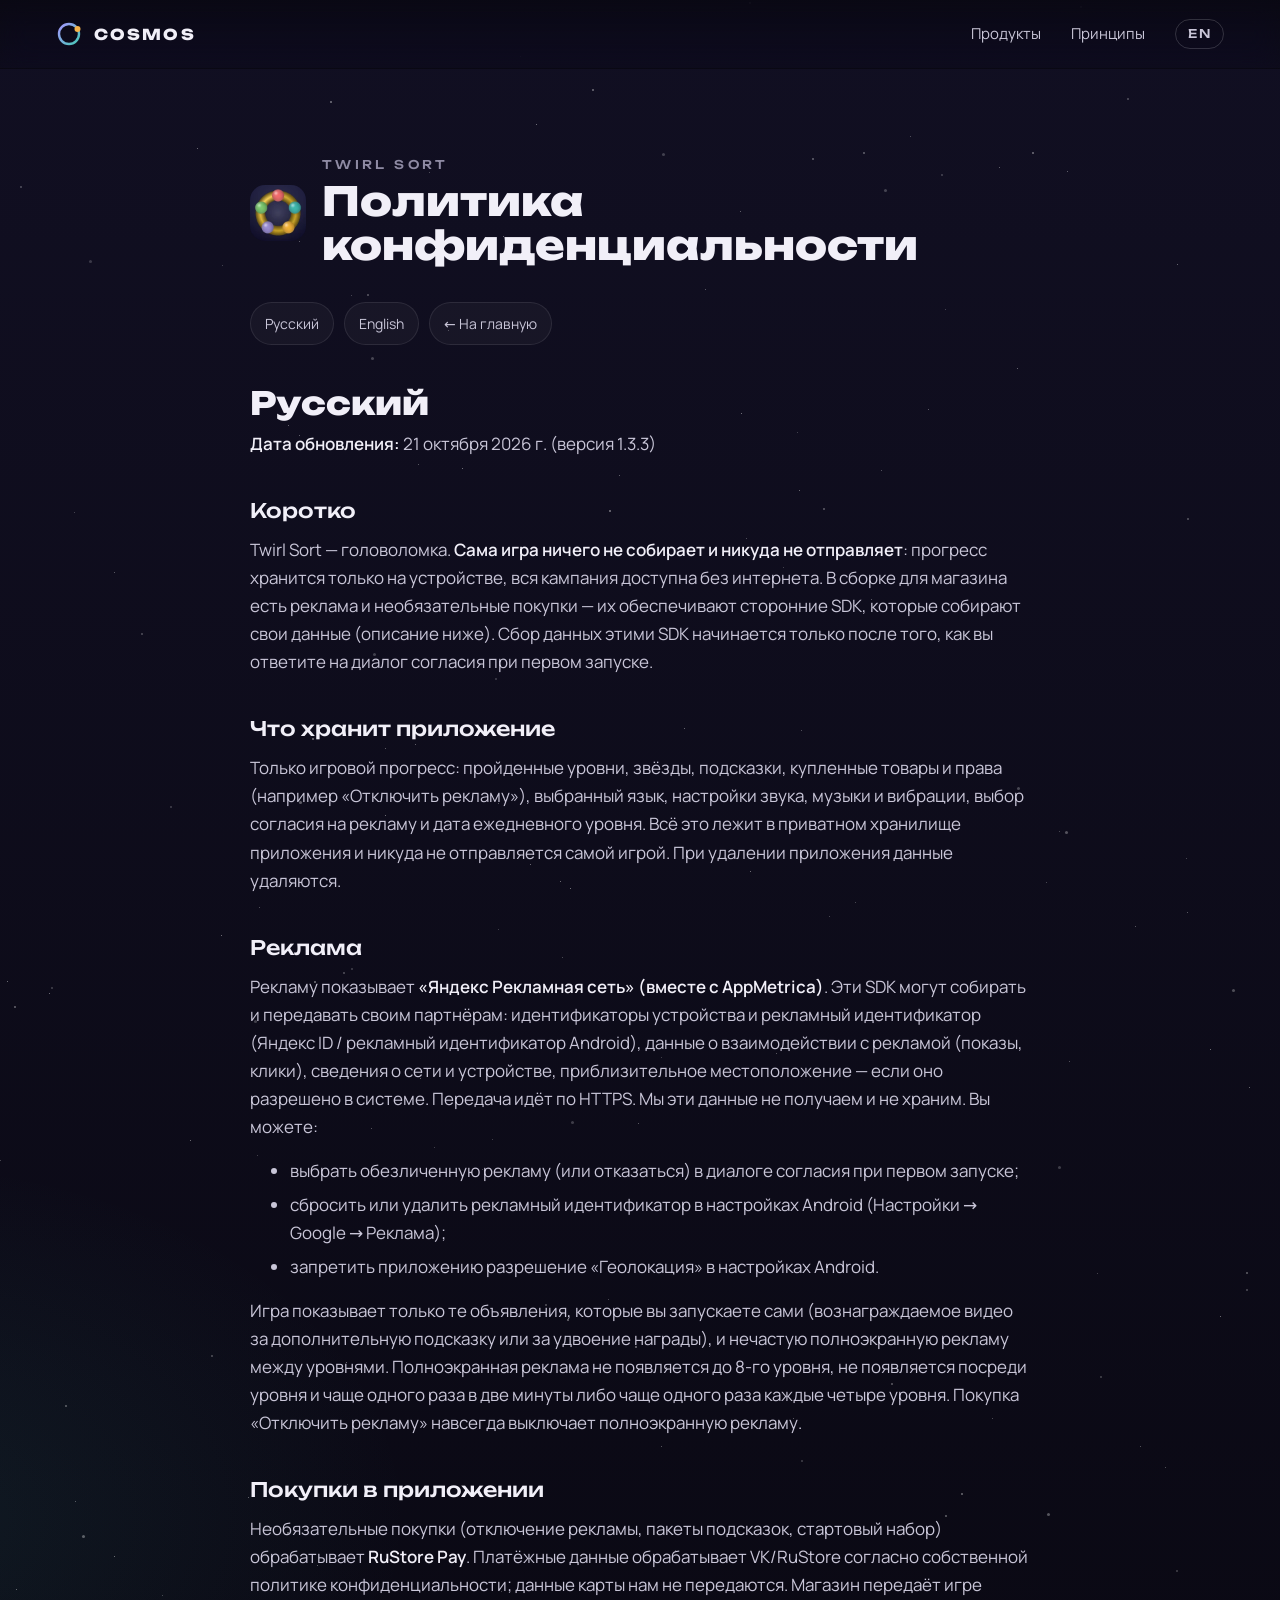
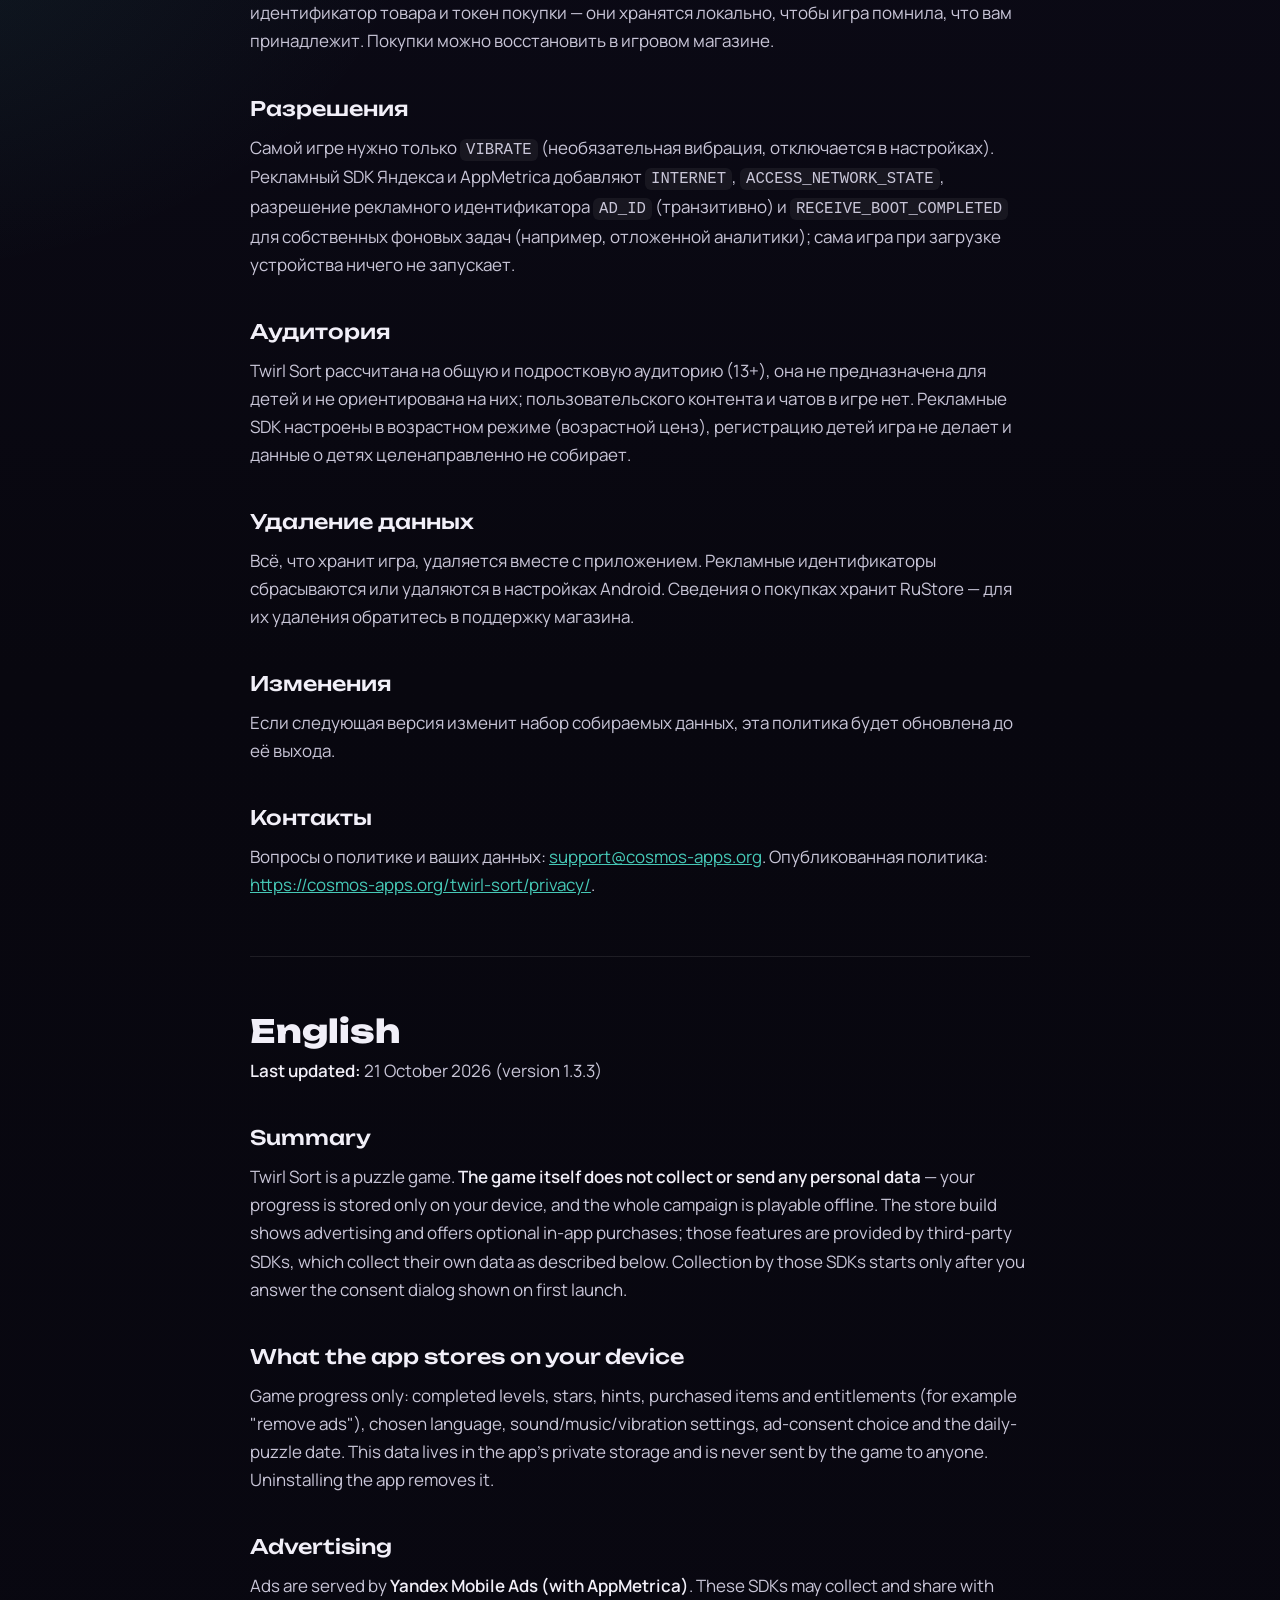
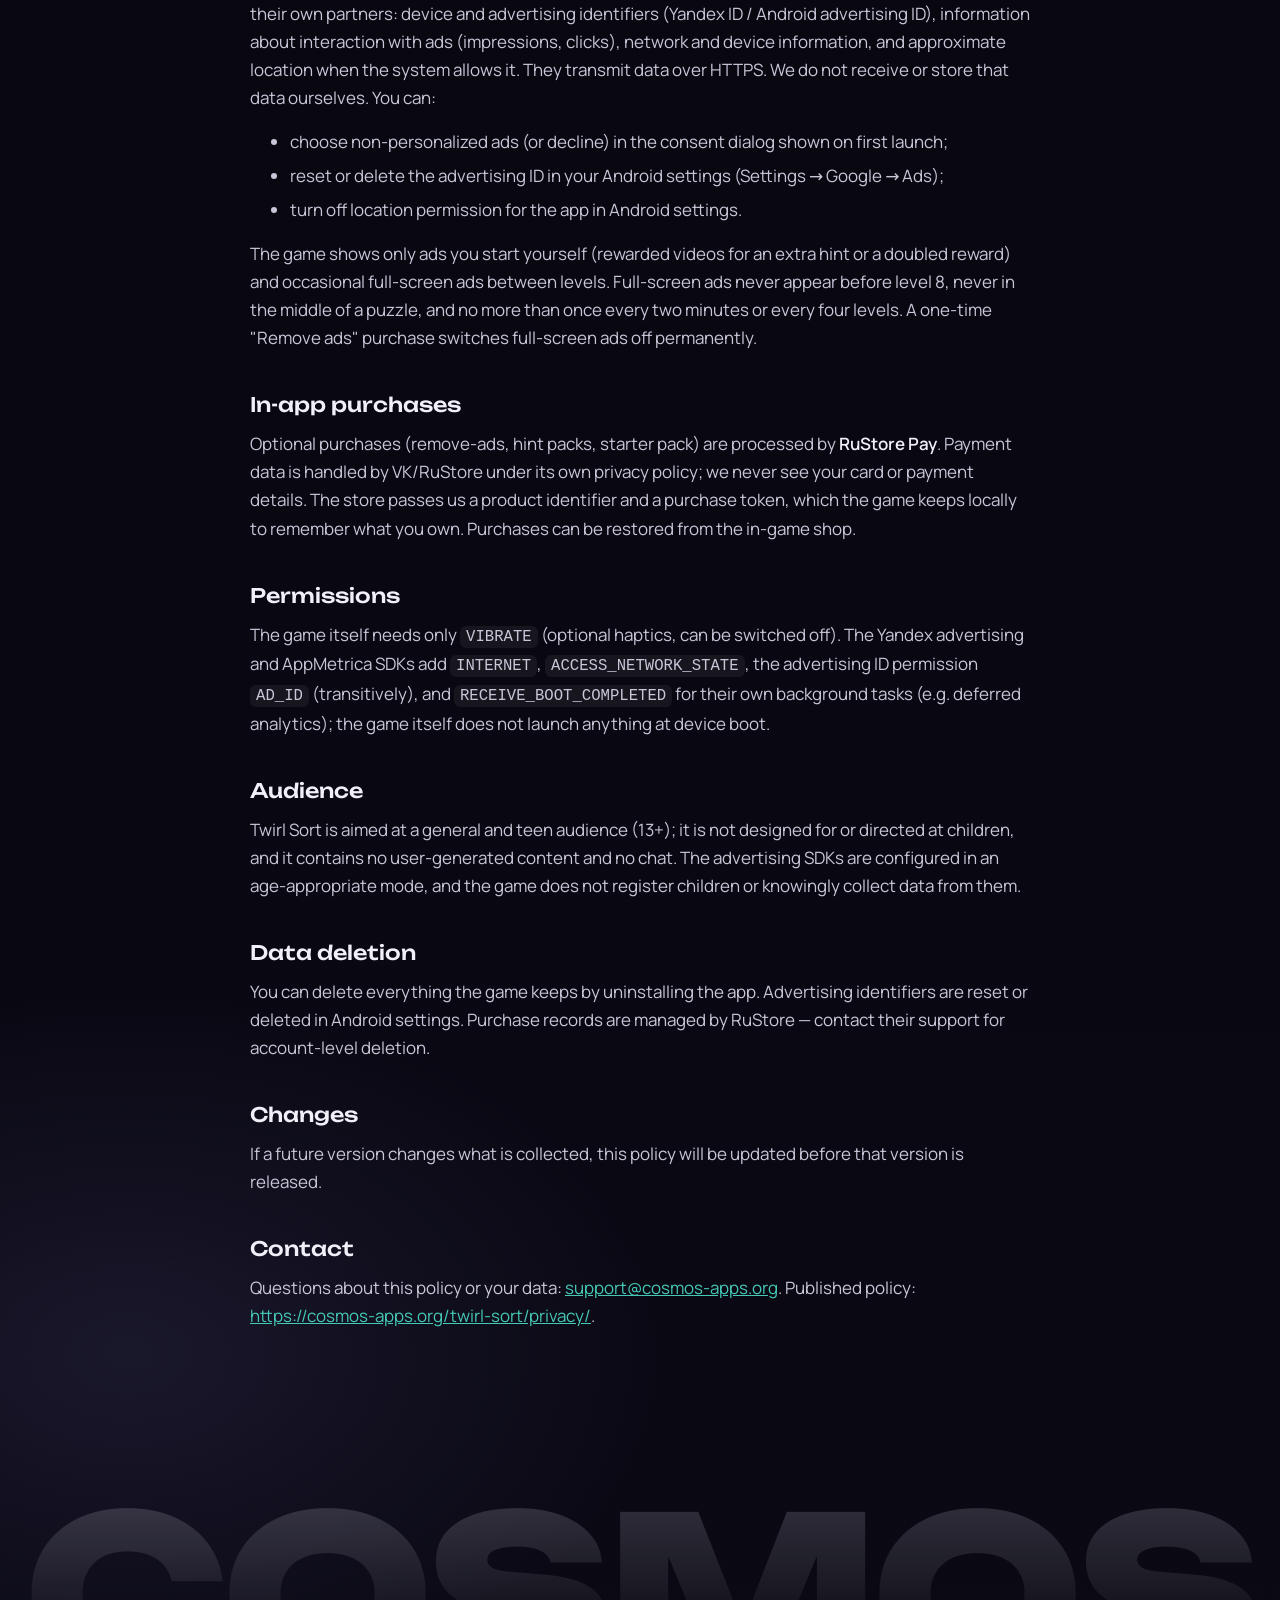
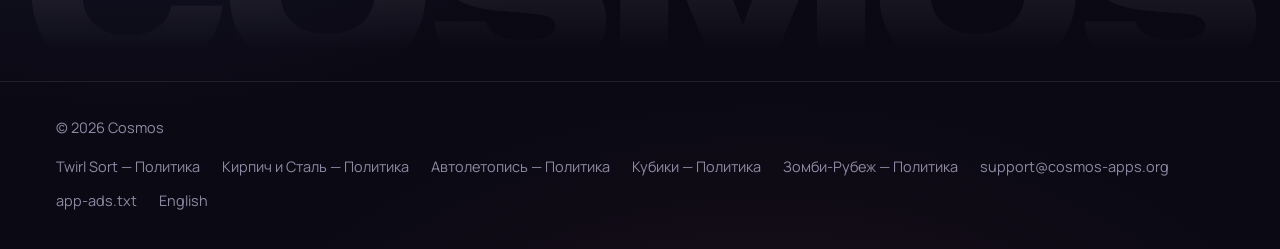
<file: twirl-sort/privacy/index.html>
<!doctype html>
<html lang="ru">
<head>
<meta charset="utf-8">
<meta name="viewport" content="width=device-width, initial-scale=1">
<title>Twirl Sort — Политика конфиденциальности</title>
<meta name="description" content="Cosmos делает аккуратные приложения и игры для Android: честная монетизация, работа без интернета, внимание к деталям.">
<meta name="theme-color" content="#08070f">
<meta property="og:title" content="Twirl Sort — Политика конфиденциальности">
<meta property="og:description" content="Cosmos делает аккуратные приложения и игры для Android: честная монетизация, работа без интернета, внимание к деталям.">
<meta property="og:type" content="website">
<link rel="alternate" hreflang="en" href="https://cosmos-apps.org/en/">
<link rel="icon" href="/assets/favicon.svg" type="image/svg+xml">
<link rel="preload" href="/assets/fonts/unbounded-cyrillic-800-normal.woff2" as="font" type="font/woff2" crossorigin>
<link rel="stylesheet" href="/assets/site.css">
</head>
<body>
<a class="skip" href="#main">К содержимому</a>
<div class="sky" aria-hidden="true"><i class="s1" style="box-shadow:1326px 308px rgba(255,255,255,0.70), 197px 148px rgba(255,255,255,0.91), 385px 748px rgba(255,255,255,0.79), 2078px 439px rgba(255,255,255,0.52), 1776px 856px rgba(255,255,255,0.53), 371px 1128px rgba(255,255,255,0.71), 2316px 253px rgba(255,255,255,0.97), 2387px 126px rgba(255,255,255,0.79), 1624px 101px rgba(255,255,255,0.99), 190px 1140px rgba(255,255,255,0.93), 1186px 858px rgba(255,255,255,0.57), 482px 1169px rgba(255,255,255,0.65), 740px 211px rgba(255,255,255,0.79), 769px 762px rgba(255,255,255,0.55), 257px 1155px rgba(255,255,255,0.53), 843px 1016px rgba(255,255,255,0.84), 1751px 1591px rgba(255,255,255,0.66), 2398px 928px rgba(255,255,255,0.68), 1017px 368px rgba(255,255,255,0.85), 999px 167px rgba(255,255,255,0.79), 2151px 1013px rgba(255,255,255,0.94), 1838px 589px rgba(255,255,255,0.80), 299px 241px rgba(255,255,255,0.76), 675px 1550px rgba(255,255,255,0.67), 2002px 863px rgba(255,255,255,0.52), 317px 1565px rgba(255,255,255,0.78), 1285px 696px rgba(255,255,255,0.85), 2034px 1187px rgba(255,255,255,0.90), 281px 191px rgba(255,255,255,0.97), 1941px 1427px rgba(255,255,255,0.83), 248px 1497px rgba(255,255,255,0.85), 2367px 1395px rgba(255,255,255,0.91), 1165px 1467px rgba(255,255,255,0.69), 1421px 46px rgba(255,255,255,0.97), 1455px 344px rgba(255,255,255,0.81), 2022px 120px rgba(255,255,255,0.61), 1177px 264px rgba(255,255,255,0.87), 1629px 800px rgba(255,255,255,0.96), 2033px 165px rgba(255,255,255,0.58), 1645px 1125px rgba(255,255,255,0.64), 560px 881px rgba(255,255,255,0.93), 1140px 1446px rgba(255,255,255,0.71), 1469px 1398px rgba(255,255,255,0.94), 945px 309px rgba(255,255,255,0.54), 619px 475px rgba(255,255,255,0.83), 49px 993px rgba(255,255,255,0.92), 746px 538px rgba(255,255,255,0.64), 596px 858px rgba(255,255,255,0.77), 2319px 652px rgba(255,255,255,0.98), 2111px 1264px rgba(255,255,255,0.83), 221px 935px rgba(255,255,255,0.95), 2290px 803px rgba(255,255,255,0.70), 1614px 212px rgba(255,255,255,0.74), 1640px 127px rgba(255,255,255,0.60), 855px 902px rgba(255,255,255,0.58), 1392px 1230px rgba(255,255,255,0.53), 0px 1160px rgba(255,255,255,0.58), 415px 744px rgba(255,255,255,0.81), 288px 425px rgba(255,255,255,0.81), 608px 1299px rgba(255,255,255,0.63), 1422px 1233px rgba(255,255,255,0.68), 503px 236px rgba(255,255,255,0.92), 1908px 983px rgba(255,255,255,0.74), 351px 295px rgba(255,255,255,0.55), 1403px 1516px rgba(255,255,255,0.63), 661px 1057px rgba(255,255,255,0.51), 2163px 740px rgba(255,255,255,0.57), 2224px 55px rgba(255,255,255,0.88), 1220px 1316px rgba(255,255,255,0.93), 1069px 1061px rgba(255,255,255,0.68), 684px 728px rgba(255,255,255,0.89), 2181px 1109px rgba(255,255,255,0.89), 1350px 1303px rgba(255,255,255,0.61), 799px 490px rgba(255,255,255,0.91), 928px 409px rgba(255,255,255,0.76), 1456px 1497px rgba(255,255,255,0.51), 114px 572px rgba(255,255,255,0.74), 793px 1418px rgba(255,255,255,0.80), 1410px 915px rgba(255,255,255,0.90), 1431px 746px rgba(255,255,255,0.54), 418px 464px rgba(255,255,255,0.74), 1383px 418px rgba(255,255,255,0.74), 7px 981px rgba(255,255,255,0.95), 1409px 1317px rgba(255,255,255,0.54), 491px 795px rgba(255,255,255,0.89), 816px 979px rgba(255,255,255,0.94), 1777px 1302px rgba(255,255,255,0.67), 1621px 948px rgba(255,255,255,0.70), 347px 1484px rgba(255,255,255,0.58), 520px 56px rgba(255,255,255,0.58), 1906px 1343px rgba(255,255,255,0.57), 1942px 1346px rgba(255,255,255,0.97), 638px 1123px rgba(255,255,255,0.77), 87px 29px rgba(255,255,255,0.90), 420px 1078px rgba(255,255,255,0.87), 570px 888px rgba(255,255,255,0.99), 797px 432px rgba(255,255,255,0.51), 871px 599px rgba(255,255,255,0.75), 1335px 531px rgba(255,255,255,0.77), 536px 124px rgba(255,255,255,0.96), 1449px 938px rgba(255,255,255,0.83), 2116px 861px rgba(255,255,255,0.91), 2054px 267px rgba(255,255,255,0.77), 2144px 1045px rgba(255,255,255,0.51), 1802px 1590px rgba(255,255,255,0.59), 16px 1589px rgba(255,255,255,0.90), 705px 289px rgba(255,255,255,0.74), 492px 1139px rgba(255,255,255,0.53), 2123px 1086px rgba(255,255,255,0.78), 434px 1147px rgba(255,255,255,0.53), 783px 567px rgba(255,255,255,0.52), 400px 1039px rgba(255,255,255,0.73), 114px 1556px rgba(255,255,255,0.95), 259px 907px rgba(255,255,255,0.66), 2070px 1241px rgba(255,255,255,0.76), 1135px 926px rgba(255,255,255,0.75), 1958px 1039px rgba(255,255,255,0.97), 2143px 531px rgba(255,255,255,0.96), 829px 916px rgba(255,255,255,0.57), 498px 803px rgba(255,255,255,0.72), 297px 1374px rgba(255,255,255,0.62), 299px 435px rgba(255,255,255,0.83), 501px 1591px rgba(255,255,255,0.58), 1499px 292px rgba(255,255,255,0.63), 562px 957px rgba(255,255,255,0.61), 385px 815px rgba(255,255,255,0.94), 666px 1367px rgba(255,255,255,0.92), 661px 1446px rgba(255,255,255,0.72), 2111px 827px rgba(255,255,255,0.67), 801px 730px rgba(255,255,255,0.66), 1498px 39px rgba(255,255,255,0.67), 1878px 902px rgba(255,255,255,0.85), 1574px 678px rgba(255,255,255,0.76), 1210px 1049px rgba(255,255,255,0.98), 462px 468px rgba(255,255,255,0.99), 429px 172px rgba(255,255,255,0.63), 162px 1595px rgba(255,255,255,0.59), 530px 864px rgba(255,255,255,0.92), 1059px 831px rgba(255,255,255,0.57), 2108px 1168px rgba(255,255,255,0.75), 1339px 183px rgba(255,255,255,0.64), 750px 871px rgba(255,255,255,0.95), 1101px 34px rgba(255,255,255,0.82), 1067px 171px rgba(255,255,255,0.80), 910px 136px rgba(255,255,255,0.63), 498px 929px rgba(255,255,255,0.51), 2265px 855px rgba(255,255,255,0.96), 1097px 1273px rgba(255,255,255,0.56), 2158px 1453px rgba(255,255,255,0.62), 448px 330px rgba(255,255,255,0.63), 741px 413px rgba(255,255,255,0.97), 1249px 1087px rgba(255,255,255,0.88), 1187px 912px rgba(255,255,255,0.75), 728px 554px rgba(255,255,255,0.67), 74px 512px rgba(255,255,255,0.52), 75px 1501px rgba(255,255,255,0.75), 776px 1053px rgba(255,255,255,0.74), 1831px 217px rgba(255,255,255,0.83), 1770px 1344px rgba(255,255,255,0.75), 1610px 1037px rgba(255,255,255,0.65), 881px 470px rgba(255,255,255,0.67), 572px 828px rgba(255,255,255,0.99), 222px 265px rgba(255,255,255,0.51), 1046px 882px rgba(255,255,255,0.58), 346px 1362px rgba(255,255,255,0.92), 2072px 1373px rgba(255,255,255,0.99), 992px 1418px rgba(255,255,255,0.65), 1881px 379px rgba(255,255,255,0.58), 1826px 7px rgba(255,255,255,0.63), 1347px 1120px rgba(255,255,255,0.66)"></i><i class="s2" style="box-shadow:141px 633px rgba(255,255,255,0.61), 749px 2px rgba(255,255,255,0.67), 343px 972px rgba(255,255,255,0.64), 823px 508px rgba(255,255,255,0.75), 20px 186px rgba(255,255,255,0.63), 367px 294px rgba(255,255,255,0.70), 170px 806px rgba(255,255,255,0.51), 1246px 1289px rgba(255,255,255,0.62), 2398px 1083px rgba(255,255,255,0.93), 635px 1346px rgba(255,255,255,0.95), 1595px 1565px rgba(255,255,255,0.66), 2024px 306px rgba(255,255,255,0.64), 592px 89px rgba(255,255,255,0.91), 2101px 1284px rgba(255,255,255,0.71), 2070px 285px rgba(255,255,255,0.95), 2065px 1164px rgba(255,255,255,0.92), 65px 1405px rgba(255,255,255,0.79), 941px 174px rgba(255,255,255,0.52), 545px 1304px rgba(255,255,255,0.68), 429px 771px rgba(255,255,255,0.92), 2287px 103px rgba(255,255,255,0.81), 2176px 1394px rgba(255,255,255,0.62), 1080px 6px rgba(255,255,255,0.73), 287px 1532px rgba(255,255,255,0.97), 2192px 188px rgba(255,255,255,0.83), 270px 1527px rgba(255,255,255,0.87), 1032px 152px rgba(255,255,255,0.92), 961px 1493px rgba(255,255,255,0.88), 945px 1515px rgba(255,255,255,0.82), 1885px 1011px rgba(255,255,255,0.92), 314px 981px rgba(255,255,255,0.96), 1176px 1570px rgba(255,255,255,0.52), 812px 158px rgba(255,255,255,0.80), 1358px 520px rgba(255,255,255,0.83), 1246px 1272px rgba(255,255,255,0.78), 51px 987px rgba(255,255,255,0.53), 1100px 1376px rgba(255,255,255,0.55), 891px 1383px rgba(255,255,255,0.74), 2115px 584px rgba(255,255,255,0.73), 1910px 1571px rgba(255,255,255,0.56), 2249px 408px rgba(255,255,255,0.66), 351px 968px rgba(255,255,255,0.51), 1879px 156px rgba(255,255,255,0.91), 1840px 550px rgba(255,255,255,0.69), 863px 152px rgba(255,255,255,0.79), 580px 1530px rgba(255,255,255,0.76), 1472px 271px rgba(255,255,255,0.80), 2083px 572px rgba(255,255,255,0.94), 1495px 473px rgba(255,255,255,0.75), 1991px 807px rgba(255,255,255,0.51), 14px 1006px rgba(255,255,255,0.84), 1660px 618px rgba(255,255,255,0.86), 1704px 704px rgba(255,255,255,0.69), 495px 678px rgba(255,255,255,0.50), 1385px 815px rgba(255,255,255,0.56), 801px 1460px rgba(255,255,255,0.51), 1187px 518px rgba(255,255,255,0.69), 1609px 799px rgba(255,255,255,1.00), 312px 738px rgba(255,255,255,0.96), 1127px 98px rgba(255,255,255,0.64), 211px 1355px rgba(255,255,255,0.64), 609px 510px rgba(255,255,255,0.99), 1786px 1046px rgba(255,255,255,0.66), 1529px 876px rgba(255,255,255,0.94), 1638px 1134px rgba(255,255,255,0.77), 330px 101px rgba(255,255,255,0.97), 1682px 923px rgba(255,255,255,0.81), 567px 1319px rgba(255,255,255,0.93), 1988px 100px rgba(255,255,255,0.96), 2253px 260px rgba(255,255,255,0.59)"></i><i class="s3" style="box-shadow:1699px 703px rgba(255,255,255,0.64), 1047px 1513px rgba(255,255,255,0.87), 1065px 831px rgba(255,255,255,0.83), 1232px 989px rgba(255,255,255,0.78), 1615px 245px rgba(255,255,255,0.58), 662px 153px rgba(255,255,255,0.60), 2036px 1127px rgba(255,255,255,0.61), 1363px 1554px rgba(255,255,255,0.72), 571px 1121px rgba(255,255,255,0.60), 371px 357px rgba(255,255,255,0.67), 373px 653px rgba(255,255,255,0.62), 1058px 1166px rgba(255,255,255,0.60), 82px 1535px rgba(255,255,255,0.94), 1568px 847px rgba(255,255,255,0.87), 860px 771px rgba(255,255,255,0.64), 254px 1020px rgba(255,255,255,0.64), 1475px 257px rgba(255,255,255,0.84), 2167px 1289px rgba(255,255,255,0.90), 884px 189px rgba(255,255,255,0.64), 1017px 787px rgba(255,255,255,0.70), 1826px 884px rgba(255,255,255,0.98), 89px 260px rgba(255,255,255,0.52), 1938px 1202px rgba(255,255,255,0.74), 299px 801px rgba(255,255,255,0.97)"></i></div>
<header class="top"><div class="wrap">
  <a class="brand" href="/"><svg viewBox="0 0 26 26" aria-hidden="true"><circle cx="13" cy="13" r="10" fill="none" stroke="url(#lg)" stroke-width="2.4"/><circle cx="21.5" cy="8" r="3" fill="#f3b24a"/><defs><linearGradient id="lg" x1="0" y1="0" x2="1" y2="1"><stop offset="0" stop-color="#a597ff"/><stop offset="1" stop-color="#46c8b6"/></linearGradient></defs></svg>COSMOS</a>
  <nav class="nav" aria-label="Основная навигация">
    <a href="/#products">Продукты</a>
    <a class="hide-sm" href="/#principles">Принципы</a>
    <a class="lang" href="/en/" hreflang="en" lang="en">EN</a>
  </nav>
</div></header>
<main id="main" class="doc"><div class="wrap">
  <div class="doc-head">
    <img src="/assets/img/twirl-sort/icon.webp" width="56" height="56" alt="">
    <div><p class="kicker">Twirl Sort</p><h1>Политика конфиденциальности</h1></div>
  </div>
  <nav class="toc" aria-label="Language"><a class="chip" href="#ru">Русский</a><a class="chip" href="#en">English</a><a class="chip" href="/">← На главную</a></nav>
  <div class="prose"><div id="ru" lang="ru">
<h1>Русский</h1>
<p><strong>Дата обновления:</strong> 21 октября 2026 г. (версия 1.3.3)</p>

<h2>Коротко</h2>
<p>Twirl Sort — головоломка. <strong>Сама игра ничего не собирает и никуда не отправляет</strong>:
прогресс хранится только на устройстве, вся кампания доступна без интернета. В сборке для магазина
есть реклама и необязательные покупки — их обеспечивают сторонние SDK, которые собирают свои
данные (описание ниже). Сбор данных этими SDK начинается только после того, как вы ответите на
диалог согласия при первом запуске.</p>

<h2>Что хранит приложение</h2>
<p>Только игровой прогресс: пройденные уровни, звёзды, подсказки, купленные товары и права
(например «Отключить рекламу»), выбранный язык, настройки звука, музыки и вибрации, выбор
согласия на рекламу и дата ежедневного уровня. Всё это лежит в приватном хранилище приложения и
никуда не отправляется самой игрой. При удалении приложения данные удаляются.</p>

<h2>Реклама</h2>
<p>Рекламу показывает <strong>«Яндекс Рекламная сеть» (вместе с AppMetrica)</strong>. Эти SDK могут
собирать и передавать своим партнёрам: идентификаторы устройства и рекламный идентификатор
(Яндекс ID / рекламный идентификатор Android), данные о взаимодействии с рекламой (показы, клики),
сведения о сети и устройстве, приблизительное местоположение — если оно разрешено в системе.
Передача идёт по HTTPS. Мы эти данные не получаем и не храним. Вы можете:</p>
<ul>
<li>выбрать обезличенную рекламу (или отказаться) в диалоге согласия при первом запуске;</li>
<li>сбросить или удалить рекламный идентификатор в настройках Android (Настройки → Google → Реклама);</li>
<li>запретить приложению разрешение «Геолокация» в настройках Android.</li>
</ul>
<p>Игра показывает только те объявления, которые вы запускаете сами (вознаграждаемое видео за
дополнительную подсказку или за удвоение награды), и нечастую полноэкранную рекламу между
уровнями. Полноэкранная реклама не появляется до 8-го уровня, не появляется посреди уровня и
чаще одного раза в две минуты либо чаще одного раза каждые четыре уровня. Покупка
«Отключить рекламу» навсегда выключает полноэкранную рекламу.</p>

<h2>Покупки в приложении</h2>
<p>Необязательные покупки (отключение рекламы, пакеты подсказок, стартовый набор) обрабатывает
<strong>RuStore Pay</strong>. Платёжные данные обрабатывает VK/RuStore согласно собственной
политике конфиденциальности; данные карты нам не передаются. Магазин передаёт игре идентификатор
товара и токен покупки — они хранятся локально, чтобы игра помнила, что вам принадлежит. Покупки
можно восстановить в игровом магазине.</p>

<h2>Разрешения</h2>
<p>Самой игре нужно только <code>VIBRATE</code> (необязательная вибрация, отключается в настройках).
Рекламный SDK Яндекса и AppMetrica добавляют <code>INTERNET</code>, <code>ACCESS_NETWORK_STATE</code>,
разрешение рекламного идентификатора <code>AD_ID</code> (транзитивно) и
<code>RECEIVE_BOOT_COMPLETED</code> для собственных фоновых задач (например, отложенной аналитики);
сама игра при загрузке устройства ничего не запускает.</p>

<h2>Аудитория</h2>
<p>Twirl Sort рассчитана на общую и подростковую аудиторию (13+), она не предназначена для детей и
не ориентирована на них; пользовательского контента и чатов в игре нет. Рекламные SDK настроены в
возрастном режиме (возрастной ценз), регистрацию детей игра не делает и данные о детях
целенаправленно не собирает.</p>

<h2>Удаление данных</h2>
<p>Всё, что хранит игра, удаляется вместе с приложением. Рекламные идентификаторы сбрасываются или
удаляются в настройках Android. Сведения о покупках хранит RuStore — для их удаления обратитесь в
поддержку магазина.</p>

<h2>Изменения</h2>
<p>Если следующая версия изменит набор собираемых данных, эта политика будет обновлена до её выхода.</p>

<h2>Контакты</h2>
<p>Вопросы о политике и ваших данных: <a href="mailto:support@cosmos-apps.org">support@cosmos-apps.org</a>. Опубликованная политика: <a href="https://cosmos-apps.org/twirl-sort/privacy/">https://cosmos-apps.org/twirl-sort/privacy/</a>.</p>
</div><hr><div id="en" lang="en">

<h1>English</h1>
<p><strong>Last updated:</strong> 21 October 2026 (version 1.3.3)</p>

<h2>Summary</h2>
<p>Twirl Sort is a puzzle game. <strong>The game itself does not collect or send any personal
data</strong> — your progress is stored only on your device, and the whole campaign is playable
offline. The store build shows advertising and offers optional in-app purchases; those features
are provided by third-party SDKs, which collect their own data as described below. Collection by
those SDKs starts only after you answer the consent dialog shown on first launch.</p>

<h2>What the app stores on your device</h2>
<p>Game progress only: completed levels, stars, hints, purchased items and entitlements
(for example "remove ads"), chosen language, sound/music/vibration settings, ad-consent choice
and the daily-puzzle date. This data lives in the app's private storage and is never sent by the
game to anyone. Uninstalling the app removes it.</p>

<h2>Advertising</h2>
<p>Ads are served by <strong>Yandex Mobile Ads (with AppMetrica)</strong>. These SDKs may collect
and share with their own partners: device and advertising identifiers (Yandex ID / Android
advertising ID), information about interaction with ads (impressions, clicks), network and device
information, and approximate location when the system allows it. They transmit data over HTTPS.
We do not receive or store that data ourselves. You can:</p>
<ul>
<li>choose non-personalized ads (or decline) in the consent dialog shown on first launch;</li>
<li>reset or delete the advertising ID in your Android settings (Settings → Google → Ads);</li>
<li>turn off location permission for the app in Android settings.</li>
</ul>
<p>The game shows only ads you start yourself (rewarded videos for an extra hint or a doubled
reward) and occasional full-screen ads between levels. Full-screen ads never appear before
level 8, never in the middle of a puzzle, and no more than once every two minutes or every four
levels. A one-time "Remove ads" purchase switches full-screen ads off permanently.</p>

<h2>In-app purchases</h2>
<p>Optional purchases (remove-ads, hint packs, starter pack) are processed by
<strong>RuStore Pay</strong>. Payment data is handled by VK/RuStore under its own privacy policy;
we never see your card or payment details. The store passes us a product identifier and a purchase
token, which the game keeps locally to remember what you own. Purchases can be restored from the
in-game shop.</p>

<h2>Permissions</h2>
<p>The game itself needs only <code>VIBRATE</code> (optional haptics, can be switched off).
The Yandex advertising and AppMetrica SDKs add <code>INTERNET</code>,
<code>ACCESS_NETWORK_STATE</code>, the advertising ID permission <code>AD_ID</code> (transitively),
and <code>RECEIVE_BOOT_COMPLETED</code> for their own background tasks (e.g. deferred analytics);
the game itself does not launch anything at device boot.</p>

<h2>Audience</h2>
<p>Twirl Sort is aimed at a general and teen audience (13+); it is not designed for or directed at
children, and it contains no user-generated content and no chat. The advertising SDKs are
configured in an age-appropriate mode, and the game does not register children or knowingly
collect data from them.</p>

<h2>Data deletion</h2>
<p>You can delete everything the game keeps by uninstalling the app. Advertising identifiers are
reset or deleted in Android settings. Purchase records are managed by RuStore — contact their
support for account-level deletion.</p>

<h2>Changes</h2>
<p>If a future version changes what is collected, this policy will be updated before that version
is released.</p>

<h2>Contact</h2>
<p>Questions about this policy or your data: <a href="mailto:support@cosmos-apps.org">support@cosmos-apps.org</a>. Published policy: <a href="https://cosmos-apps.org/twirl-sort/privacy/">https://cosmos-apps.org/twirl-sort/privacy/</a>.</p>

</div></div>
</div></main>
<div class="outro" aria-hidden="true"><p class="word">COSMOS</p></div>
<footer class="foot"><div class="wrap">
  <span>© 2026 Cosmos</span>
  <nav aria-label="Документы">
    <a href="/twirl-sort/privacy/">Twirl Sort — Политика</a><a href="/steelfront/privacy/">Кирпич и Сталь — Политика</a><a href="/autochronika/privacy/">Автолетопись — Политика</a><a href="/cubix/privacy/">Кубики — Политика</a><a href="/zombie-rubezh/privacy/">Зомби-Рубеж — Политика</a>
    <a href="mailto:support@cosmos-apps.org">support@cosmos-apps.org</a>
    <a href="/app-ads.txt">app-ads.txt</a>
    <a href="/en/" hreflang="en">English</a>
  </nav>
</div></footer>
</body>
</html>
</file>
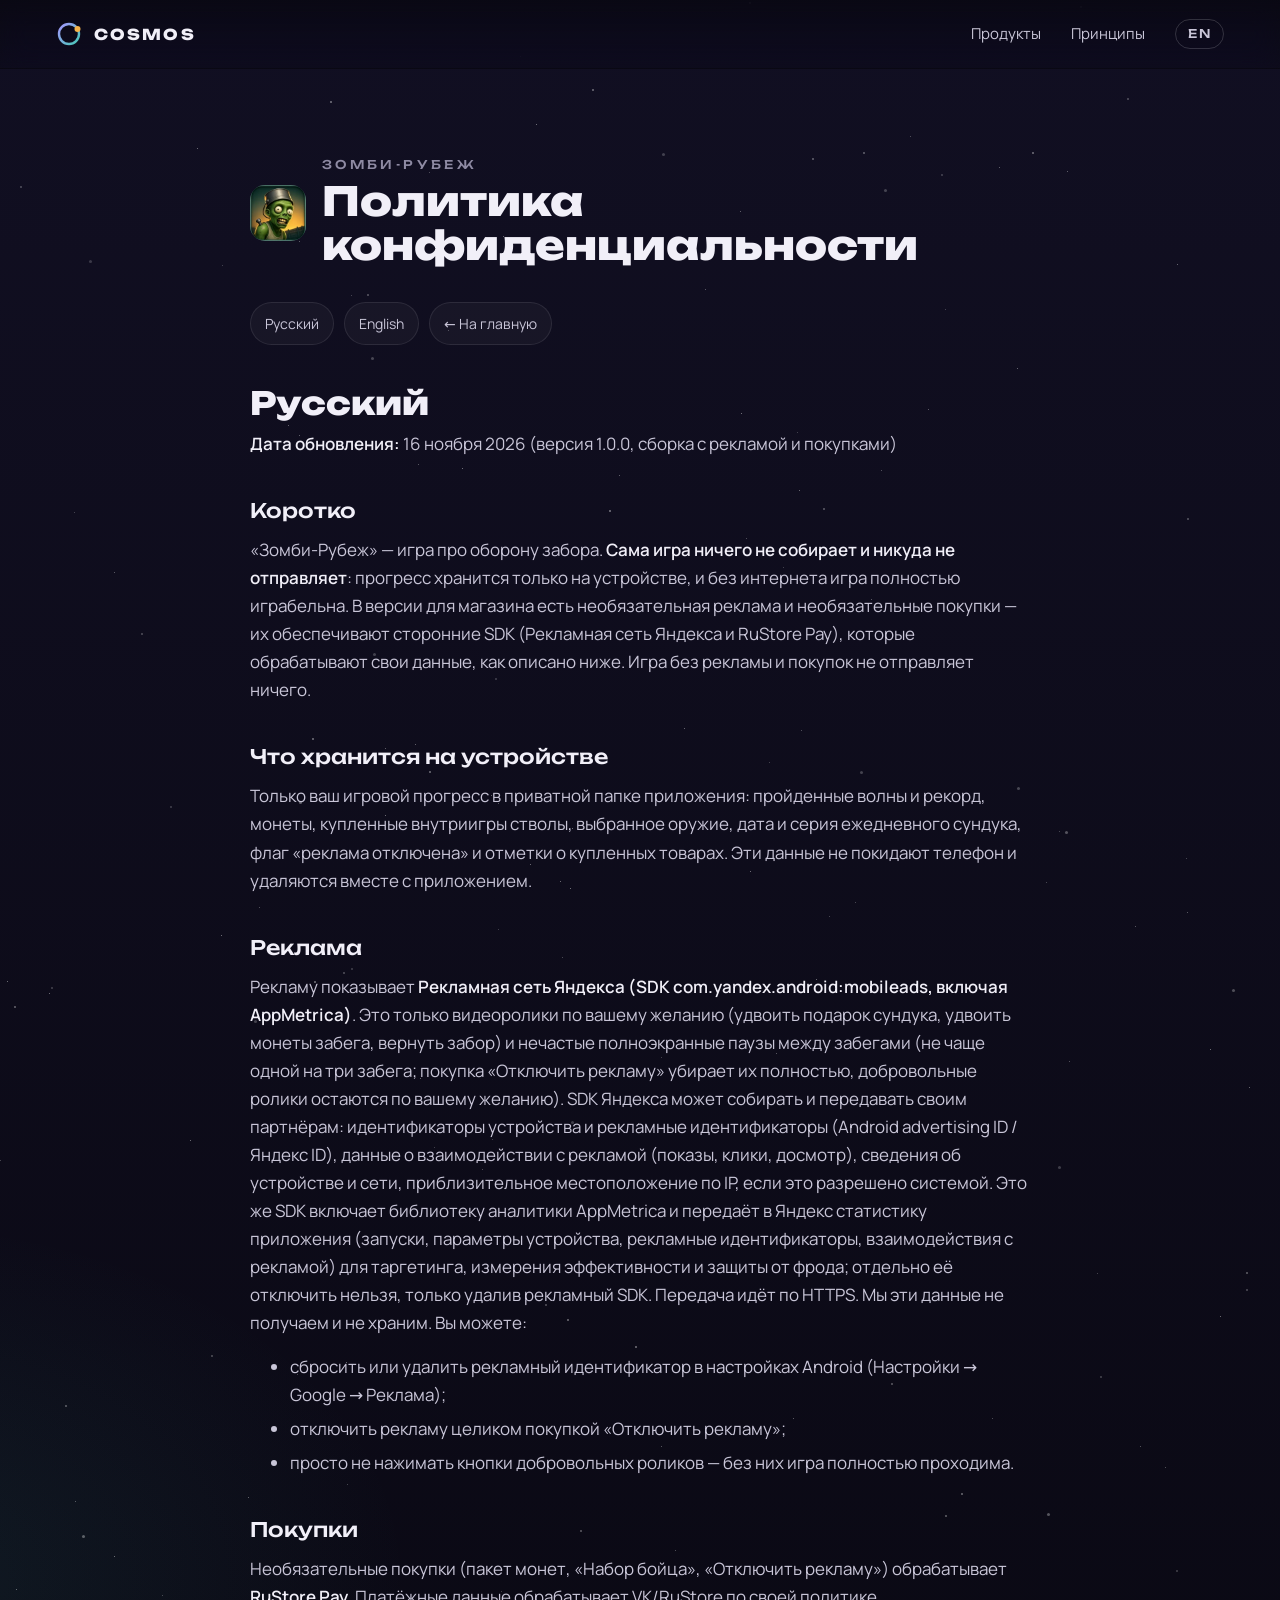
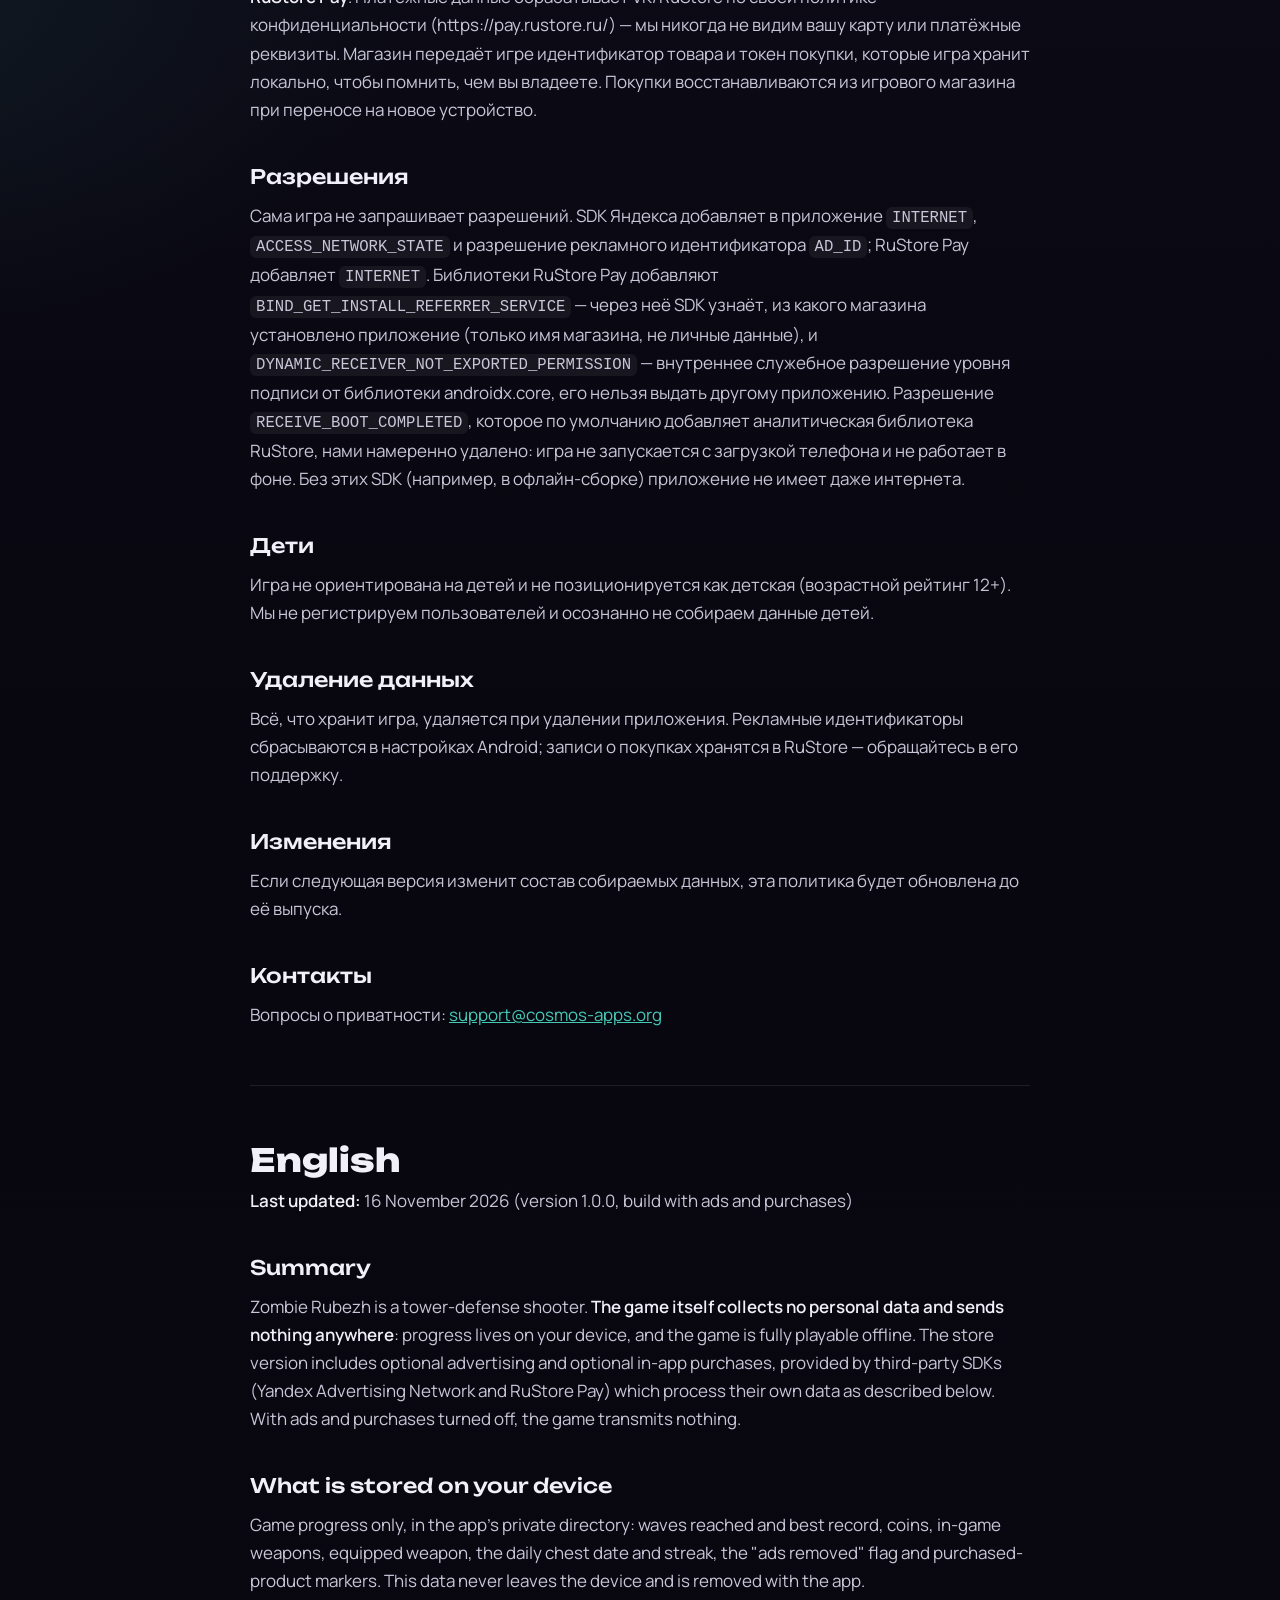
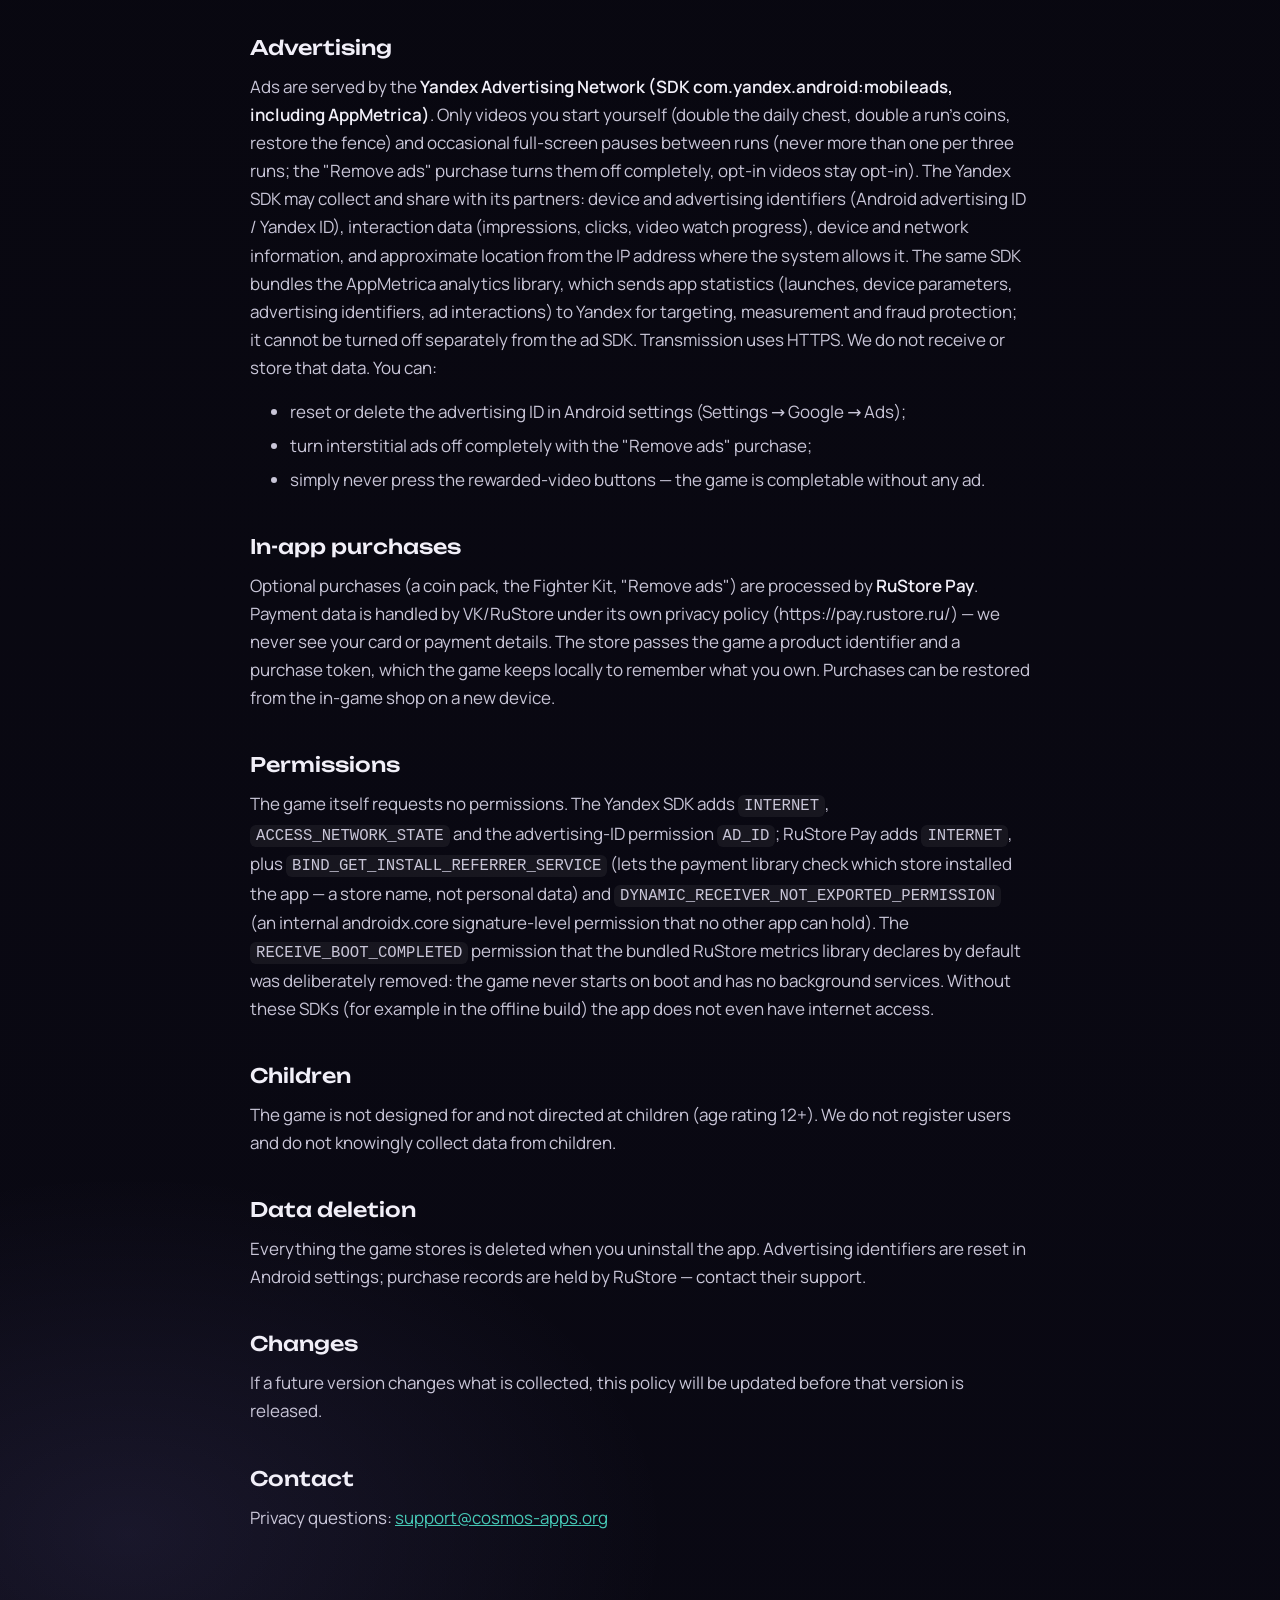
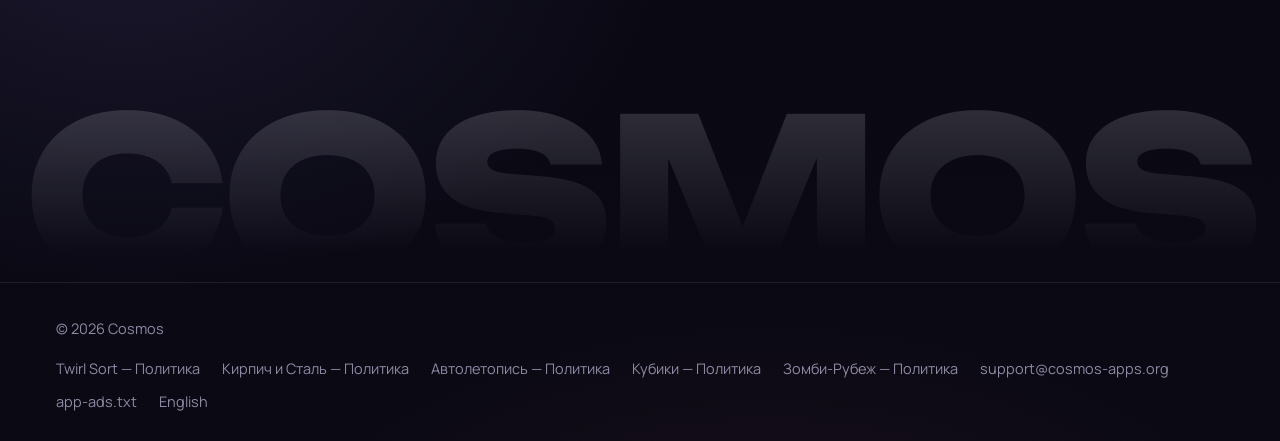
<file: zombie-rubezh/privacy/index.html>
<!doctype html>
<html lang="ru">
<head>
<meta charset="utf-8">
<meta name="viewport" content="width=device-width, initial-scale=1">
<title>Зомби-Рубеж — Политика конфиденциальности</title>
<meta name="description" content="Cosmos делает аккуратные приложения и игры для Android: честная монетизация, работа без интернета, внимание к деталям.">
<meta name="theme-color" content="#08070f">
<meta property="og:title" content="Зомби-Рубеж — Политика конфиденциальности">
<meta property="og:description" content="Cosmos делает аккуратные приложения и игры для Android: честная монетизация, работа без интернета, внимание к деталям.">
<meta property="og:type" content="website">
<link rel="alternate" hreflang="en" href="https://cosmos-apps.org/en/">
<link rel="icon" href="/assets/favicon.svg" type="image/svg+xml">
<link rel="preload" href="/assets/fonts/unbounded-cyrillic-800-normal.woff2" as="font" type="font/woff2" crossorigin>
<link rel="stylesheet" href="/assets/site.css">
</head>
<body>
<a class="skip" href="#main">К содержимому</a>
<div class="sky" aria-hidden="true"><i class="s1" style="box-shadow:1326px 308px rgba(255,255,255,0.70), 197px 148px rgba(255,255,255,0.91), 385px 748px rgba(255,255,255,0.79), 2078px 439px rgba(255,255,255,0.52), 1776px 856px rgba(255,255,255,0.53), 371px 1128px rgba(255,255,255,0.71), 2316px 253px rgba(255,255,255,0.97), 2387px 126px rgba(255,255,255,0.79), 1624px 101px rgba(255,255,255,0.99), 190px 1140px rgba(255,255,255,0.93), 1186px 858px rgba(255,255,255,0.57), 482px 1169px rgba(255,255,255,0.65), 740px 211px rgba(255,255,255,0.79), 769px 762px rgba(255,255,255,0.55), 257px 1155px rgba(255,255,255,0.53), 843px 1016px rgba(255,255,255,0.84), 1751px 1591px rgba(255,255,255,0.66), 2398px 928px rgba(255,255,255,0.68), 1017px 368px rgba(255,255,255,0.85), 999px 167px rgba(255,255,255,0.79), 2151px 1013px rgba(255,255,255,0.94), 1838px 589px rgba(255,255,255,0.80), 299px 241px rgba(255,255,255,0.76), 675px 1550px rgba(255,255,255,0.67), 2002px 863px rgba(255,255,255,0.52), 317px 1565px rgba(255,255,255,0.78), 1285px 696px rgba(255,255,255,0.85), 2034px 1187px rgba(255,255,255,0.90), 281px 191px rgba(255,255,255,0.97), 1941px 1427px rgba(255,255,255,0.83), 248px 1497px rgba(255,255,255,0.85), 2367px 1395px rgba(255,255,255,0.91), 1165px 1467px rgba(255,255,255,0.69), 1421px 46px rgba(255,255,255,0.97), 1455px 344px rgba(255,255,255,0.81), 2022px 120px rgba(255,255,255,0.61), 1177px 264px rgba(255,255,255,0.87), 1629px 800px rgba(255,255,255,0.96), 2033px 165px rgba(255,255,255,0.58), 1645px 1125px rgba(255,255,255,0.64), 560px 881px rgba(255,255,255,0.93), 1140px 1446px rgba(255,255,255,0.71), 1469px 1398px rgba(255,255,255,0.94), 945px 309px rgba(255,255,255,0.54), 619px 475px rgba(255,255,255,0.83), 49px 993px rgba(255,255,255,0.92), 746px 538px rgba(255,255,255,0.64), 596px 858px rgba(255,255,255,0.77), 2319px 652px rgba(255,255,255,0.98), 2111px 1264px rgba(255,255,255,0.83), 221px 935px rgba(255,255,255,0.95), 2290px 803px rgba(255,255,255,0.70), 1614px 212px rgba(255,255,255,0.74), 1640px 127px rgba(255,255,255,0.60), 855px 902px rgba(255,255,255,0.58), 1392px 1230px rgba(255,255,255,0.53), 0px 1160px rgba(255,255,255,0.58), 415px 744px rgba(255,255,255,0.81), 288px 425px rgba(255,255,255,0.81), 608px 1299px rgba(255,255,255,0.63), 1422px 1233px rgba(255,255,255,0.68), 503px 236px rgba(255,255,255,0.92), 1908px 983px rgba(255,255,255,0.74), 351px 295px rgba(255,255,255,0.55), 1403px 1516px rgba(255,255,255,0.63), 661px 1057px rgba(255,255,255,0.51), 2163px 740px rgba(255,255,255,0.57), 2224px 55px rgba(255,255,255,0.88), 1220px 1316px rgba(255,255,255,0.93), 1069px 1061px rgba(255,255,255,0.68), 684px 728px rgba(255,255,255,0.89), 2181px 1109px rgba(255,255,255,0.89), 1350px 1303px rgba(255,255,255,0.61), 799px 490px rgba(255,255,255,0.91), 928px 409px rgba(255,255,255,0.76), 1456px 1497px rgba(255,255,255,0.51), 114px 572px rgba(255,255,255,0.74), 793px 1418px rgba(255,255,255,0.80), 1410px 915px rgba(255,255,255,0.90), 1431px 746px rgba(255,255,255,0.54), 418px 464px rgba(255,255,255,0.74), 1383px 418px rgba(255,255,255,0.74), 7px 981px rgba(255,255,255,0.95), 1409px 1317px rgba(255,255,255,0.54), 491px 795px rgba(255,255,255,0.89), 816px 979px rgba(255,255,255,0.94), 1777px 1302px rgba(255,255,255,0.67), 1621px 948px rgba(255,255,255,0.70), 347px 1484px rgba(255,255,255,0.58), 520px 56px rgba(255,255,255,0.58), 1906px 1343px rgba(255,255,255,0.57), 1942px 1346px rgba(255,255,255,0.97), 638px 1123px rgba(255,255,255,0.77), 87px 29px rgba(255,255,255,0.90), 420px 1078px rgba(255,255,255,0.87), 570px 888px rgba(255,255,255,0.99), 797px 432px rgba(255,255,255,0.51), 871px 599px rgba(255,255,255,0.75), 1335px 531px rgba(255,255,255,0.77), 536px 124px rgba(255,255,255,0.96), 1449px 938px rgba(255,255,255,0.83), 2116px 861px rgba(255,255,255,0.91), 2054px 267px rgba(255,255,255,0.77), 2144px 1045px rgba(255,255,255,0.51), 1802px 1590px rgba(255,255,255,0.59), 16px 1589px rgba(255,255,255,0.90), 705px 289px rgba(255,255,255,0.74), 492px 1139px rgba(255,255,255,0.53), 2123px 1086px rgba(255,255,255,0.78), 434px 1147px rgba(255,255,255,0.53), 783px 567px rgba(255,255,255,0.52), 400px 1039px rgba(255,255,255,0.73), 114px 1556px rgba(255,255,255,0.95), 259px 907px rgba(255,255,255,0.66), 2070px 1241px rgba(255,255,255,0.76), 1135px 926px rgba(255,255,255,0.75), 1958px 1039px rgba(255,255,255,0.97), 2143px 531px rgba(255,255,255,0.96), 829px 916px rgba(255,255,255,0.57), 498px 803px rgba(255,255,255,0.72), 297px 1374px rgba(255,255,255,0.62), 299px 435px rgba(255,255,255,0.83), 501px 1591px rgba(255,255,255,0.58), 1499px 292px rgba(255,255,255,0.63), 562px 957px rgba(255,255,255,0.61), 385px 815px rgba(255,255,255,0.94), 666px 1367px rgba(255,255,255,0.92), 661px 1446px rgba(255,255,255,0.72), 2111px 827px rgba(255,255,255,0.67), 801px 730px rgba(255,255,255,0.66), 1498px 39px rgba(255,255,255,0.67), 1878px 902px rgba(255,255,255,0.85), 1574px 678px rgba(255,255,255,0.76), 1210px 1049px rgba(255,255,255,0.98), 462px 468px rgba(255,255,255,0.99), 429px 172px rgba(255,255,255,0.63), 162px 1595px rgba(255,255,255,0.59), 530px 864px rgba(255,255,255,0.92), 1059px 831px rgba(255,255,255,0.57), 2108px 1168px rgba(255,255,255,0.75), 1339px 183px rgba(255,255,255,0.64), 750px 871px rgba(255,255,255,0.95), 1101px 34px rgba(255,255,255,0.82), 1067px 171px rgba(255,255,255,0.80), 910px 136px rgba(255,255,255,0.63), 498px 929px rgba(255,255,255,0.51), 2265px 855px rgba(255,255,255,0.96), 1097px 1273px rgba(255,255,255,0.56), 2158px 1453px rgba(255,255,255,0.62), 448px 330px rgba(255,255,255,0.63), 741px 413px rgba(255,255,255,0.97), 1249px 1087px rgba(255,255,255,0.88), 1187px 912px rgba(255,255,255,0.75), 728px 554px rgba(255,255,255,0.67), 74px 512px rgba(255,255,255,0.52), 75px 1501px rgba(255,255,255,0.75), 776px 1053px rgba(255,255,255,0.74), 1831px 217px rgba(255,255,255,0.83), 1770px 1344px rgba(255,255,255,0.75), 1610px 1037px rgba(255,255,255,0.65), 881px 470px rgba(255,255,255,0.67), 572px 828px rgba(255,255,255,0.99), 222px 265px rgba(255,255,255,0.51), 1046px 882px rgba(255,255,255,0.58), 346px 1362px rgba(255,255,255,0.92), 2072px 1373px rgba(255,255,255,0.99), 992px 1418px rgba(255,255,255,0.65), 1881px 379px rgba(255,255,255,0.58), 1826px 7px rgba(255,255,255,0.63), 1347px 1120px rgba(255,255,255,0.66)"></i><i class="s2" style="box-shadow:141px 633px rgba(255,255,255,0.61), 749px 2px rgba(255,255,255,0.67), 343px 972px rgba(255,255,255,0.64), 823px 508px rgba(255,255,255,0.75), 20px 186px rgba(255,255,255,0.63), 367px 294px rgba(255,255,255,0.70), 170px 806px rgba(255,255,255,0.51), 1246px 1289px rgba(255,255,255,0.62), 2398px 1083px rgba(255,255,255,0.93), 635px 1346px rgba(255,255,255,0.95), 1595px 1565px rgba(255,255,255,0.66), 2024px 306px rgba(255,255,255,0.64), 592px 89px rgba(255,255,255,0.91), 2101px 1284px rgba(255,255,255,0.71), 2070px 285px rgba(255,255,255,0.95), 2065px 1164px rgba(255,255,255,0.92), 65px 1405px rgba(255,255,255,0.79), 941px 174px rgba(255,255,255,0.52), 545px 1304px rgba(255,255,255,0.68), 429px 771px rgba(255,255,255,0.92), 2287px 103px rgba(255,255,255,0.81), 2176px 1394px rgba(255,255,255,0.62), 1080px 6px rgba(255,255,255,0.73), 287px 1532px rgba(255,255,255,0.97), 2192px 188px rgba(255,255,255,0.83), 270px 1527px rgba(255,255,255,0.87), 1032px 152px rgba(255,255,255,0.92), 961px 1493px rgba(255,255,255,0.88), 945px 1515px rgba(255,255,255,0.82), 1885px 1011px rgba(255,255,255,0.92), 314px 981px rgba(255,255,255,0.96), 1176px 1570px rgba(255,255,255,0.52), 812px 158px rgba(255,255,255,0.80), 1358px 520px rgba(255,255,255,0.83), 1246px 1272px rgba(255,255,255,0.78), 51px 987px rgba(255,255,255,0.53), 1100px 1376px rgba(255,255,255,0.55), 891px 1383px rgba(255,255,255,0.74), 2115px 584px rgba(255,255,255,0.73), 1910px 1571px rgba(255,255,255,0.56), 2249px 408px rgba(255,255,255,0.66), 351px 968px rgba(255,255,255,0.51), 1879px 156px rgba(255,255,255,0.91), 1840px 550px rgba(255,255,255,0.69), 863px 152px rgba(255,255,255,0.79), 580px 1530px rgba(255,255,255,0.76), 1472px 271px rgba(255,255,255,0.80), 2083px 572px rgba(255,255,255,0.94), 1495px 473px rgba(255,255,255,0.75), 1991px 807px rgba(255,255,255,0.51), 14px 1006px rgba(255,255,255,0.84), 1660px 618px rgba(255,255,255,0.86), 1704px 704px rgba(255,255,255,0.69), 495px 678px rgba(255,255,255,0.50), 1385px 815px rgba(255,255,255,0.56), 801px 1460px rgba(255,255,255,0.51), 1187px 518px rgba(255,255,255,0.69), 1609px 799px rgba(255,255,255,1.00), 312px 738px rgba(255,255,255,0.96), 1127px 98px rgba(255,255,255,0.64), 211px 1355px rgba(255,255,255,0.64), 609px 510px rgba(255,255,255,0.99), 1786px 1046px rgba(255,255,255,0.66), 1529px 876px rgba(255,255,255,0.94), 1638px 1134px rgba(255,255,255,0.77), 330px 101px rgba(255,255,255,0.97), 1682px 923px rgba(255,255,255,0.81), 567px 1319px rgba(255,255,255,0.93), 1988px 100px rgba(255,255,255,0.96), 2253px 260px rgba(255,255,255,0.59)"></i><i class="s3" style="box-shadow:1699px 703px rgba(255,255,255,0.64), 1047px 1513px rgba(255,255,255,0.87), 1065px 831px rgba(255,255,255,0.83), 1232px 989px rgba(255,255,255,0.78), 1615px 245px rgba(255,255,255,0.58), 662px 153px rgba(255,255,255,0.60), 2036px 1127px rgba(255,255,255,0.61), 1363px 1554px rgba(255,255,255,0.72), 571px 1121px rgba(255,255,255,0.60), 371px 357px rgba(255,255,255,0.67), 373px 653px rgba(255,255,255,0.62), 1058px 1166px rgba(255,255,255,0.60), 82px 1535px rgba(255,255,255,0.94), 1568px 847px rgba(255,255,255,0.87), 860px 771px rgba(255,255,255,0.64), 254px 1020px rgba(255,255,255,0.64), 1475px 257px rgba(255,255,255,0.84), 2167px 1289px rgba(255,255,255,0.90), 884px 189px rgba(255,255,255,0.64), 1017px 787px rgba(255,255,255,0.70), 1826px 884px rgba(255,255,255,0.98), 89px 260px rgba(255,255,255,0.52), 1938px 1202px rgba(255,255,255,0.74), 299px 801px rgba(255,255,255,0.97)"></i></div>
<header class="top"><div class="wrap">
  <a class="brand" href="/"><svg viewBox="0 0 26 26" aria-hidden="true"><circle cx="13" cy="13" r="10" fill="none" stroke="url(#lg)" stroke-width="2.4"/><circle cx="21.5" cy="8" r="3" fill="#f3b24a"/><defs><linearGradient id="lg" x1="0" y1="0" x2="1" y2="1"><stop offset="0" stop-color="#a597ff"/><stop offset="1" stop-color="#46c8b6"/></linearGradient></defs></svg>COSMOS</a>
  <nav class="nav" aria-label="Основная навигация">
    <a href="/#products">Продукты</a>
    <a class="hide-sm" href="/#principles">Принципы</a>
    <a class="lang" href="/en/" hreflang="en" lang="en">EN</a>
  </nav>
</div></header>
<main id="main" class="doc"><div class="wrap">
  <div class="doc-head">
    <img src="/assets/img/zombie-rubezh/icon.webp" width="56" height="56" alt="">
    <div><p class="kicker">Зомби-Рубеж</p><h1>Политика конфиденциальности</h1></div>
  </div>
  <nav class="toc" aria-label="Language"><a class="chip" href="#ru">Русский</a><a class="chip" href="#en">English</a><a class="chip" href="/">← На главную</a></nav>
  <div class="prose"><div id="ru" lang="ru">


<h1>Русский</h1>
<p><strong>Дата обновления:</strong> 16 ноября 2026 (версия 1.0.0, сборка с рекламой и покупками)</p>

<h2>Коротко</h2>
<p>«Зомби-Рубеж» — игра про оборону забора. <strong>Сама игра ничего не собирает и никуда
не отправляет</strong>: прогресс хранится только на устройстве, и без интернета игра полностью
играбельна. В версии для магазина есть необязательная реклама и необязательные покупки — их
обеспечивают сторонние SDK (Рекламная сеть Яндекса и RuStore Pay), которые обрабатывают
свои данные, как описано ниже. Игра без рекламы и покупок не отправляет ничего.</p>

<h2>Что хранится на устройстве</h2>
<p>Только ваш игровой прогресс в приватной папке приложения: пройденные волны и рекорд, монеты,
купленные внутриигры стволы, выбранное оружие, дата и серия ежедневного сундука, флаг
«реклама отключена» и отметки о купленных товарах. Эти данные не покидают телефон и удаляются
вместе с приложением.</p>

<h2>Реклама</h2>
<p>Рекламу показывает <strong>Рекламная сеть Яндекса (SDK com.yandex.android:mobileads,
включая AppMetrica)</strong>. Это только видеоролики по вашему желанию (удвоить подарок сундука,
удвоить монеты забега, вернуть забор) и нечастые полноэкранные паузы между забегами (не чаще
одной на три забега; покупка «Отключить рекламу» убирает их полностью, добровольные ролики
остаются по вашему желанию). SDK Яндекса может собирать и передавать своим партнёрам:
идентификаторы устройства и рекламные идентификаторы (Android advertising ID / Яндекс ID),
данные о взаимодействии с рекламой (показы, клики, досмотр), сведения об устройстве и сети,
приблизительное местоположение по IP, если это разрешено системой. Это же SDK включает
библиотеку аналитики AppMetrica и передаёт в Яндекс статистику приложения (запуски,
параметры устройства, рекламные идентификаторы, взаимодействия с рекламой) для таргетинга,
измерения эффективности и защиты от фрода; отдельно её отключить нельзя, только удалив
рекламный SDK. Передача идёт по HTTPS.
Мы эти данные не получаем и не храним. Вы можете:</p>
<ul>
<li>сбросить или удалить рекламный идентификатор в настройках Android (Настройки → Google → Реклама);</li>
<li>отключить рекламу целиком покупкой «Отключить рекламу»;</li>
<li>просто не нажимать кнопки добровольных роликов — без них игра полностью проходима.</li>
</ul>

<h2>Покупки</h2>
<p>Необязательные покупки (пакет монет, «Набор бойца», «Отключить рекламу») обрабатывает
<strong>RuStore Pay</strong>. Платёжные данные обрабатывает VK/RuStore по своей политике
конфиденциальности (https://pay.rustore.ru/) — мы никогда не видим вашу карту или платёжные
реквизиты. Магазин передаёт игре идентификатор товара и токен покупки, которые игра хранит
локально, чтобы помнить, чем вы владеете. Покупки восстанавливаются из игрового магазина при
переносе на новое устройство.</p>

<h2>Разрешения</h2>
<p>Сама игра не запрашивает разрешений. SDK Яндекса добавляет в приложение
<code style="overflow-wrap:anywhere">INTERNET</code>, <code style="overflow-wrap:anywhere">ACCESS_NETWORK_STATE</code> и разрешение рекламного идентификатора
<code style="overflow-wrap:anywhere">AD_ID</code>; RuStore Pay добавляет <code style="overflow-wrap:anywhere">INTERNET</code>. Библиотеки RuStore Pay
добавляют <code style="overflow-wrap:anywhere">BIND_GET_INSTALL_REFERRER_SERVICE</code> — через неё SDK узнаёт,
из какого магазина установлено приложение (только имя магазина, не личные данные), и
<code style="overflow-wrap:anywhere">DYNAMIC_RECEIVER_NOT_EXPORTED_PERMISSION</code> — внутреннее служебное разрешение уровня
подписи от библиотеки androidx.core, его нельзя выдать другому приложению. Разрешение
<code style="overflow-wrap:anywhere">RECEIVE_BOOT_COMPLETED</code>, которое по умолчанию добавляет аналитическая библиотека
RuStore, нами намеренно удалено: игра не запускается с загрузкой телефона и не работает
в фоне. Без этих SDK (например, в офлайн-сборке) приложение не имеет даже интернета.</p>

<h2>Дети</h2>
<p>Игра не ориентирована на детей и не позиционируется как детская (возрастной рейтинг 12+).
Мы не регистрируем пользователей и осознанно не собираем данные детей.</p>

<h2>Удаление данных</h2>
<p>Всё, что хранит игра, удаляется при удалении приложения. Рекламные идентификаторы сбрасываются
в настройках Android; записи о покупках хранятся в RuStore — обращайтесь в его поддержку.</p>

<h2>Изменения</h2>
<p>Если следующая версия изменит состав собираемых данных, эта политика будет обновлена до её выпуска.</p>

<h2>Контакты</h2>
<p>Вопросы о приватности: <a href="mailto:support@cosmos-apps.org">support@cosmos-apps.org</a></p>


</div><hr><div id="en" lang="en">

<h1>English</h1>
<p><strong>Last updated:</strong> 16 November 2026 (version 1.0.0, build with ads and purchases)</p>

<h2>Summary</h2>
<p>Zombie Rubezh is a tower-defense shooter. <strong>The game itself collects no personal data
and sends nothing anywhere</strong>: progress lives on your device, and the game is fully
playable offline. The store version includes optional advertising and optional in-app purchases,
provided by third-party SDKs (Yandex Advertising Network and RuStore Pay) which process their own
data as described below. With ads and purchases turned off, the game transmits nothing.</p>

<h2>What is stored on your device</h2>
<p>Game progress only, in the app's private directory: waves reached and best record, coins,
in-game weapons, equipped weapon, the daily chest date and streak, the "ads removed" flag and
purchased-product markers. This data never leaves the device and is removed with the app.</p>

<h2>Advertising</h2>
<p>Ads are served by the <strong>Yandex Advertising Network (SDK com.yandex.android:mobileads,
including AppMetrica)</strong>. Only videos you start yourself (double the daily chest, double
a run's coins, restore the fence) and occasional full-screen pauses between runs (never more than
one per three runs; the "Remove ads" purchase turns them off completely, opt-in videos stay
opt-in). The Yandex SDK may collect and share with its partners: device and advertising
identifiers (Android advertising ID / Yandex ID), interaction data (impressions, clicks, video
watch progress), device and network information, and approximate location from the IP address
where the system allows it. The same SDK bundles the AppMetrica analytics library, which
sends app statistics (launches, device parameters, advertising identifiers, ad interactions)
to Yandex for targeting, measurement and fraud protection; it cannot be turned off separately
from the ad SDK. Transmission uses HTTPS. We do not receive or store that data. You can:</p>
<ul>
<li>reset or delete the advertising ID in Android settings (Settings → Google → Ads);</li>
<li>turn interstitial ads off completely with the "Remove ads" purchase;</li>
<li>simply never press the rewarded-video buttons — the game is completable without any ad.</li>
</ul>

<h2>In-app purchases</h2>
<p>Optional purchases (a coin pack, the Fighter Kit, "Remove ads") are processed by
<strong>RuStore Pay</strong>. Payment data is handled by VK/RuStore under its own privacy policy
(https://pay.rustore.ru/) — we never see your card or payment details. The store passes the game
a product identifier and a purchase token, which the game keeps locally to remember what you own.
Purchases can be restored from the in-game shop on a new device.</p>

<h2>Permissions</h2>
<p>The game itself requests no permissions. The Yandex SDK adds <code style="overflow-wrap:anywhere">INTERNET</code>,
<code style="overflow-wrap:anywhere">ACCESS_NETWORK_STATE</code> and the advertising-ID permission <code style="overflow-wrap:anywhere">AD_ID</code>;
RuStore Pay adds <code style="overflow-wrap:anywhere">INTERNET</code>, plus <code style="overflow-wrap:anywhere">BIND_GET_INSTALL_REFERRER_SERVICE</code>
(lets the payment library check which store installed the app — a store name, not personal
data) and <code style="overflow-wrap:anywhere">DYNAMIC_RECEIVER_NOT_EXPORTED_PERMISSION</code> (an internal androidx.core
signature-level permission that no other app can hold). The <code style="overflow-wrap:anywhere">RECEIVE_BOOT_COMPLETED</code>
permission that the bundled RuStore metrics library declares by default was deliberately
removed: the game never starts on boot and has no background services. Without these SDKs
(for example in the offline build) the app does not even have internet access.</p>

<h2>Children</h2>
<p>The game is not designed for and not directed at children (age rating 12+). We do not
register users and do not knowingly collect data from children.</p>

<h2>Data deletion</h2>
<p>Everything the game stores is deleted when you uninstall the app. Advertising identifiers are
reset in Android settings; purchase records are held by RuStore — contact their support.</p>

<h2>Changes</h2>
<p>If a future version changes what is collected, this policy will be updated before that
version is released.</p>

<h2>Contact</h2>
<p>Privacy questions: <a href="mailto:support@cosmos-apps.org">support@cosmos-apps.org</a></p>

</div></div>
</div></main>
<div class="outro" aria-hidden="true"><p class="word">COSMOS</p></div>
<footer class="foot"><div class="wrap">
  <span>© 2026 Cosmos</span>
  <nav aria-label="Документы">
    <a href="/twirl-sort/privacy/">Twirl Sort — Политика</a><a href="/steelfront/privacy/">Кирпич и Сталь — Политика</a><a href="/autochronika/privacy/">Автолетопись — Политика</a><a href="/cubix/privacy/">Кубики — Политика</a><a href="/zombie-rubezh/privacy/">Зомби-Рубеж — Политика</a>
    <a href="mailto:support@cosmos-apps.org">support@cosmos-apps.org</a>
    <a href="/app-ads.txt">app-ads.txt</a>
    <a href="/en/" hreflang="en">English</a>
  </nav>
</div></footer>
</body>
</html>
</file>
<file: assets/site.css>
/* Cosmos — студия мобильных приложений и игр. Единый стиль сайта: главная, продукты, политики. */
@font-face { font-family: "Unbounded"; font-weight: 800; font-display: swap;
  src: url("fonts/unbounded-cyrillic-800-normal.woff2") format("woff2"); unicode-range: U+0400-04FF; }
@font-face { font-family: "Unbounded"; font-weight: 800; font-display: swap;
  src: url("fonts/unbounded-latin-800-normal.woff2") format("woff2"); unicode-range: U+0000-00FF, U+2000-206F, U+20AC; }
@font-face { font-family: "Unbounded"; font-weight: 500; font-display: swap;
  src: url("fonts/unbounded-cyrillic-500-normal.woff2") format("woff2"); unicode-range: U+0400-04FF; }
@font-face { font-family: "Unbounded"; font-weight: 500; font-display: swap;
  src: url("fonts/unbounded-latin-500-normal.woff2") format("woff2"); unicode-range: U+0000-00FF, U+2000-206F, U+20AC; }
@font-face { font-family: "Manrope"; font-weight: 400; font-display: swap;
  src: url("fonts/manrope-cyrillic-400-normal.woff2") format("woff2"); unicode-range: U+0400-04FF; }
@font-face { font-family: "Manrope"; font-weight: 400; font-display: swap;
  src: url("fonts/manrope-latin-400-normal.woff2") format("woff2"); unicode-range: U+0000-00FF, U+2000-206F, U+20AC; }
@font-face { font-family: "Manrope"; font-weight: 600; font-display: swap;
  src: url("fonts/manrope-cyrillic-600-normal.woff2") format("woff2"); unicode-range: U+0400-04FF; }
@font-face { font-family: "Manrope"; font-weight: 600; font-display: swap;
  src: url("fonts/manrope-latin-600-normal.woff2") format("woff2"); unicode-range: U+0000-00FF, U+2000-206F, U+20AC; }

:root {
  --space: #08070f;
  --space-2: #110f22;
  --surface: rgba(255, 255, 255, 0.035);
  --surface-strong: rgba(255, 255, 255, 0.06);
  --line: rgba(255, 255, 255, 0.09);
  --line-strong: rgba(255, 255, 255, 0.16);
  --ink: #f1eff8;
  --ink-2: #c9c6d8;
  --muted: #8e8aa3;
  --teal: #46c8b6;
  --amber: #f3b24a;
  --coral: #f07272;
  --violet: #a597ff;
  --green: #7ccf6f;
  --radius-lg: 28px;
  --radius-md: 18px;
  --display: "Unbounded", "Arial Black", system-ui, sans-serif;
  --text: "Manrope", system-ui, -apple-system, "Segoe UI", Roboto, sans-serif;
  --gutter: clamp(20px, 5vw, 56px);
  --max: 1180px;
  --ease: cubic-bezier(0.16, 1, 0.3, 1);
}

* { box-sizing: border-box; }
/* Фон -- на корне: тогда слой звёзд (z-index: -1) лежит поверх него, а не под фоном body. */
html {
  color-scheme: dark; scroll-behavior: smooth; min-height: 100%;
  background:
    radial-gradient(1200px 700px at 78% -8%, rgba(108, 92, 231, 0.22), transparent 60%),
    radial-gradient(900px 600px at -10% 30%, rgba(70, 200, 182, 0.09), transparent 60%),
    radial-gradient(1000px 700px at 60% 105%, rgba(240, 114, 114, 0.10), transparent 60%),
    radial-gradient(900px 600px at 10% 90%, rgba(165, 151, 255, 0.10), transparent 60%),
    linear-gradient(180deg, var(--space-2) 0%, var(--space) 45%, #0a0914 100%) var(--space);
}
html, body { overflow-x: clip; }
body {
  margin: 0; color: var(--ink); font: 400 17px/1.65 var(--text); background: transparent;
  -webkit-font-smoothing: antialiased; text-rendering: optimizeLegibility; overflow-x: hidden;
}
img { max-width: 100%; display: block; }
a { color: inherit; }
:focus-visible { outline: 2px solid var(--amber); outline-offset: 4px; border-radius: 6px; }
.wrap { width: min(var(--max), 100% - 2 * var(--gutter)); margin-inline: auto; }
.skip { position: absolute; left: -999px; top: 12px; background: var(--amber); color: #1b1407; padding: 8px 14px; border-radius: 10px; z-index: 10; }
.skip:focus { left: 12px; }

/* ── Звёзды: три слоя, медленное мерцание ── */
.sky { position: fixed; inset: 0; pointer-events: none; z-index: -1; }
.sky i { position: absolute; left: 0; top: 0; width: 1px; height: 1px; border-radius: 50%; background: transparent; }
.sky .s1 { animation: twinkle 7s ease-in-out infinite; opacity: .55; }
.sky .s2 { width: 2px; height: 2px; animation: twinkle 11s ease-in-out infinite reverse; opacity: .45; }
.sky .s3 { width: 3px; height: 3px; animation: twinkle 17s ease-in-out infinite; opacity: .35; filter: blur(.3px); }
@keyframes twinkle { 0%, 100% { opacity: .25; } 50% { opacity: .75; } }

/* ── Шапка ── */
.top { position: sticky; top: 0; z-index: 5; backdrop-filter: blur(14px) saturate(140%); -webkit-backdrop-filter: blur(14px) saturate(140%);
  background: linear-gradient(180deg, rgba(8, 7, 15, .78), rgba(8, 7, 15, .35)); border-bottom: 1px solid transparent; }
.top .wrap { display: flex; align-items: center; justify-content: space-between; height: 68px; }
.brand { display: inline-flex; align-items: center; gap: 12px; text-decoration: none; font: 800 15px/1 var(--display); letter-spacing: .14em; }
.brand svg { width: 26px; height: 26px; }
.nav { display: flex; gap: clamp(14px, 3vw, 30px); align-items: center; font-size: 15px; color: var(--ink-2); }
.nav a { text-decoration: none; transition: color .2s; }
.nav a:hover { color: var(--ink); }
.lang { font: 500 12px/1 var(--display); letter-spacing: .12em; padding: 8px 12px; border: 1px solid var(--line-strong); border-radius: 99px; }
.lang:hover { border-color: var(--ink-2); }

/* ── Первый экран ── */
.hero { position: relative; overflow: clip; padding: clamp(48px, 9vw, 110px) 0 clamp(8px, 2vw, 24px); }
.hero .wrap { display: grid; grid-template-columns: 1.15fr .85fr; align-items: center; gap: clamp(24px, 4vw, 60px); }
.eyebrow { font: 500 12px/1 var(--display); letter-spacing: .28em; text-transform: uppercase; color: var(--teal); margin: 0 0 22px; text-wrap: balance; }
.hero h1 { font: 800 clamp(48px, 9vw, 112px)/.92 var(--display); letter-spacing: -.02em; margin: 0; }
.hero h1 .glow { background: linear-gradient(100deg, #fff 0%, #e8e3ff 40%, var(--violet) 75%, var(--teal) 100%);
  -webkit-background-clip: text; background-clip: text; color: transparent; }
.hero .lede { font-size: clamp(18px, 2vw, 21px); color: var(--ink-2); max-width: 34ch; margin: 26px 0 34px; }
.hero .meta { display: flex; flex-wrap: wrap; gap: 10px; }
.chip { display: inline-flex; align-items: center; gap: 8px; padding: 9px 14px; border-radius: 99px; background: var(--surface); border: 1px solid var(--line);
  font-size: 14px; color: var(--ink-2); }
.chip b { width: 8px; height: 8px; border-radius: 50%; display: inline-block; }

/* Орбиты с бусинами */
.orbit { position: relative; aspect-ratio: 1; width: 100%; max-width: 520px; justify-self: end; }
.orbit svg { width: 100%; height: 100%; overflow: visible; }
.orbit .ring { fill: none; stroke: rgba(255, 255, 255, .10); stroke-width: 1; }
.orbit .ring.gold { stroke: url(#gold); stroke-width: 7; filter: drop-shadow(0 0 14px rgba(243, 178, 74, .25)); }
.orbit .spin { transform-origin: 260px 260px; animation: spin 60s linear infinite; }
.orbit .spin.rev { animation-duration: 90s; animation-direction: reverse; }
.orbit .spin.slow { animation-duration: 140s; }
@keyframes spin { to { transform: rotate(360deg); } }
.orbit .core { filter: blur(40px); opacity: .55; }

/* ── Секции ── */
section { padding: clamp(44px, 6.5vw, 84px) 0; }
.kicker { font: 500 12px/1 var(--display); letter-spacing: .28em; text-transform: uppercase; color: var(--muted); margin: 0 0 16px; }
.h2 { font: 800 clamp(30px, 4.4vw, 52px)/1.04 var(--display); letter-spacing: -.01em; margin: 0 0 18px; max-width: 18ch; text-wrap: balance; }
.sub { color: var(--ink-2); max-width: 56ch; margin: 0; }

/* Продукт */
.product { margin-top: clamp(36px, 5vw, 56px); position: relative; border-radius: var(--radius-lg); padding: 1px;
  background: linear-gradient(140deg, rgba(165, 151, 255, .45), rgba(70, 200, 182, .18) 40%, rgba(255, 255, 255, .06) 70%, rgba(243, 178, 74, .35)); }
.product-inner { position: relative; border-radius: calc(var(--radius-lg) - 1px); overflow: hidden;
  background: radial-gradient(700px 420px at 85% 20%, rgba(108, 92, 231, .22), transparent 70%), linear-gradient(160deg, #15132b 0%, #0d0c1b 100%);
  display: grid; grid-template-columns: 1fr 1.05fr; gap: clamp(20px, 4vw, 48px); padding: clamp(28px, 5vw, 60px); align-items: center; }
.app-head { display: flex; align-items: center; gap: 18px; margin-bottom: 22px; }
.app-icon { width: 84px; height: 84px; border-radius: 22px; box-shadow: 0 12px 30px rgba(0, 0, 0, .45), 0 0 0 1px rgba(255, 255, 255, .08); }
.app-name { font: 800 clamp(26px, 3vw, 34px)/1.05 var(--display); margin: 0; }
.app-cat { color: var(--muted); font-size: 15px; margin-top: 6px; }
.app-desc { color: var(--ink-2); font-size: 18px; margin: 0 0 24px; max-width: 46ch; }
.facts { list-style: none; margin: 0 0 30px; padding: 0; display: grid; grid-template-columns: repeat(3, minmax(0, 1fr)); gap: 10px; }
.facts li { padding: 14px 14px 13px; border-radius: 14px; background: var(--surface); border: 1px solid var(--line); }
.facts strong { display: block; font: 800 22px/1.1 var(--display); }
.facts span { color: var(--muted); font-size: 13.5px; line-height: 1.35; display: block; margin-top: 6px; }
.actions { display: flex; flex-wrap: wrap; gap: 12px; align-items: center; }
.btn { display: inline-flex; align-items: center; gap: 10px; padding: 14px 20px; border-radius: 14px; font-weight: 600; font-size: 15.5px; text-decoration: none;
  transition: transform .25s var(--ease), background-color .25s, border-color .25s; }
.btn-soon { background: var(--surface-strong); border: 1px dashed var(--line-strong); color: var(--ink-2); cursor: default; }
.btn-soon .dot { width: 8px; height: 8px; border-radius: 50%; background: var(--amber); box-shadow: 0 0 0 4px rgba(243, 178, 74, .18); animation: pulse 2.4s ease-in-out infinite; }
@keyframes pulse { 50% { box-shadow: 0 0 0 7px rgba(243, 178, 74, 0); } }
.btn-ghost { border: 1px solid var(--line-strong); }
.btn-ghost:hover { border-color: var(--ink-2); transform: translateY(-2px); }

/* Телефоны */
.phones { position: relative; height: clamp(420px, 46vw, 560px); }
.phone { position: absolute; width: clamp(170px, 18vw, 232px); aspect-ratio: 1080 / 2400; border-radius: 30px; padding: 7px;
  background: linear-gradient(160deg, #2b2840, #0b0a14); box-shadow: 0 30px 60px rgba(0, 0, 0, .55), 0 0 0 1px rgba(255, 255, 255, .08), inset 0 0 0 1px rgba(255, 255, 255, .05);
  transition: transform .6s var(--ease); }
.phone img { width: 100%; height: 100%; object-fit: cover; border-radius: 24px; }
.phone::after { content: ""; position: absolute; top: 14px; left: 50%; width: 34%; height: 13px; transform: translateX(-50%); border-radius: 99px; background: #05050a; }
.phone.p1 { left: 0; top: 9%; transform: rotate(-8deg); }
.phone.p2 { left: 30%; top: 0; z-index: 2; transform: rotate(0deg); }
.phone.p3 { left: 59%; top: 11%; transform: rotate(8deg); }
.product:hover .phone.p1 { transform: rotate(-10deg) translateY(-6px); }
.product:hover .phone.p3 { transform: rotate(10deg) translateY(-6px); }

/* Принципы */
.principles { display: grid; grid-template-columns: repeat(3, minmax(0, 1fr)); gap: 16px; margin-top: clamp(32px, 4vw, 48px); }
.principle { padding: 28px 26px 26px; border-radius: var(--radius-md); background: var(--surface); border: 1px solid var(--line); transition: border-color .3s, transform .3s var(--ease); }
.principle:hover { border-color: var(--line-strong); transform: translateY(-3px); }
.principle svg { width: 38px; height: 38px; margin-bottom: 20px; }
.principle h3 { font: 500 19px/1.25 var(--display); margin: 0 0 10px; }
.principle p { margin: 0; color: var(--ink-2); font-size: 16px; }

/* Подвал: крупная надпись-подпись студии */
.outro { padding: clamp(30px, 5vw, 60px) 0 0; overflow: hidden; }
.outro .word { font: 800 clamp(64px, 17vw, 240px)/.8 var(--display); letter-spacing: -.03em; text-align: center; margin: 0;
  background: linear-gradient(180deg, rgba(241, 239, 248, .16), rgba(241, 239, 248, 0) 85%); -webkit-background-clip: text; background-clip: text; color: transparent;
  user-select: none; }

/* Подвал */
.foot { border-top: 1px solid var(--line); padding: 34px 0 46px; color: var(--muted); font-size: 14.5px; }
.foot .wrap { display: flex; flex-wrap: wrap; justify-content: space-between; gap: 16px 28px; align-items: center; }
.foot nav { display: flex; flex-wrap: wrap; gap: 10px 22px; }
.foot a { text-decoration: none; }
.foot a:hover { color: var(--ink); }

/* ── Страницы документов (политики) ── */
.doc { padding: clamp(48px, 7vw, 90px) 0 clamp(60px, 8vw, 100px); }
.doc .wrap { width: min(780px, 100% - 2 * var(--gutter)); }
.doc-head { display: flex; align-items: center; gap: 16px; margin-bottom: 34px; }
.doc-head img { width: 56px; height: 56px; border-radius: 15px; }
.doc-head .kicker { margin: 0 0 8px; }
.doc-head h1 { font: 800 clamp(22px, 4vw, 40px)/1.12 var(--display); margin: 0; overflow-wrap: anywhere; hyphens: auto; }
h1, h2, h3 { overflow-wrap: break-word; }
.toc { display: flex; flex-wrap: wrap; gap: 10px; margin: 0 0 40px; }
.toc a { text-decoration: none; transition: border-color .2s, color .2s; }
.toc a:hover { border-color: var(--line-strong); color: var(--ink); }
.prose { color: var(--ink-2); font-size: 17px; }
.prose h1 { font: 800 clamp(24px, 3vw, 32px)/1.15 var(--display); color: var(--ink); margin: 56px 0 8px; }
.prose h1:first-child { margin-top: 0; }
.prose h2 { font: 500 20px/1.3 var(--display); color: var(--ink); margin: 40px 0 12px; }
.prose h3 { font: 600 18px/1.35 var(--text); color: var(--ink); margin: 28px 0 10px; }
.prose p, .prose ul, .prose ol { margin: 0 0 16px; }
.prose li { margin: 6px 0; }
.prose strong, .prose b { color: var(--ink); font-weight: 600; }
.prose code { font-size: .92em; padding: 2px 6px; border-radius: 6px; background: var(--surface-strong); }
.prose a { color: var(--teal); }
.prose hr { border: 0; border-top: 1px solid var(--line); margin: 56px 0; }
.prose .updated, .prose .meta { color: var(--muted); font-size: 15px; }
.prose section { padding: 0; }

/* ── Адаптив ── */
@media (max-width: 960px) {
  .hero .wrap { grid-template-columns: 1fr; }
  .orbit { position: absolute; right: -34%; top: -2%; width: 74vw; max-width: 420px; opacity: .32; z-index: -1; pointer-events: none; }
  .product-inner { grid-template-columns: 1fr; }
  .phones { height: clamp(380px, 92vw, 520px); }
  .phone { width: clamp(150px, 40vw, 220px); }
  .principles { grid-template-columns: 1fr; }
}
@media (max-width: 560px) {
  .eyebrow { letter-spacing: .18em; line-height: 1.5; }
  .hero .lede { max-width: none; }
  .doc-head { flex-direction: column; align-items: flex-start; gap: 14px; }
  .nav .hide-sm { display: none; }
  .facts { grid-template-columns: 1fr; }
  .facts li { display: flex; align-items: baseline; gap: 12px; }
  .facts span { margin-top: 0; }
  .phone.p1 { left: -6%; } .phone.p3 { left: 58%; }
}
@media (prefers-reduced-motion: reduce) {
  *, *::before, *::after { animation: none !important; transition: none !important; scroll-behavior: auto !important; }
}

/* Кнопка магазина, когда продукт опубликован */
.btn-get { background: linear-gradient(135deg, var(--amber), #f08a4a); color: #1b1407; box-shadow: 0 10px 30px rgba(243, 178, 74, .25); }
.btn-get:hover { transform: translateY(-2px); box-shadow: 0 14px 36px rgba(243, 178, 74, .35); }
</file>
